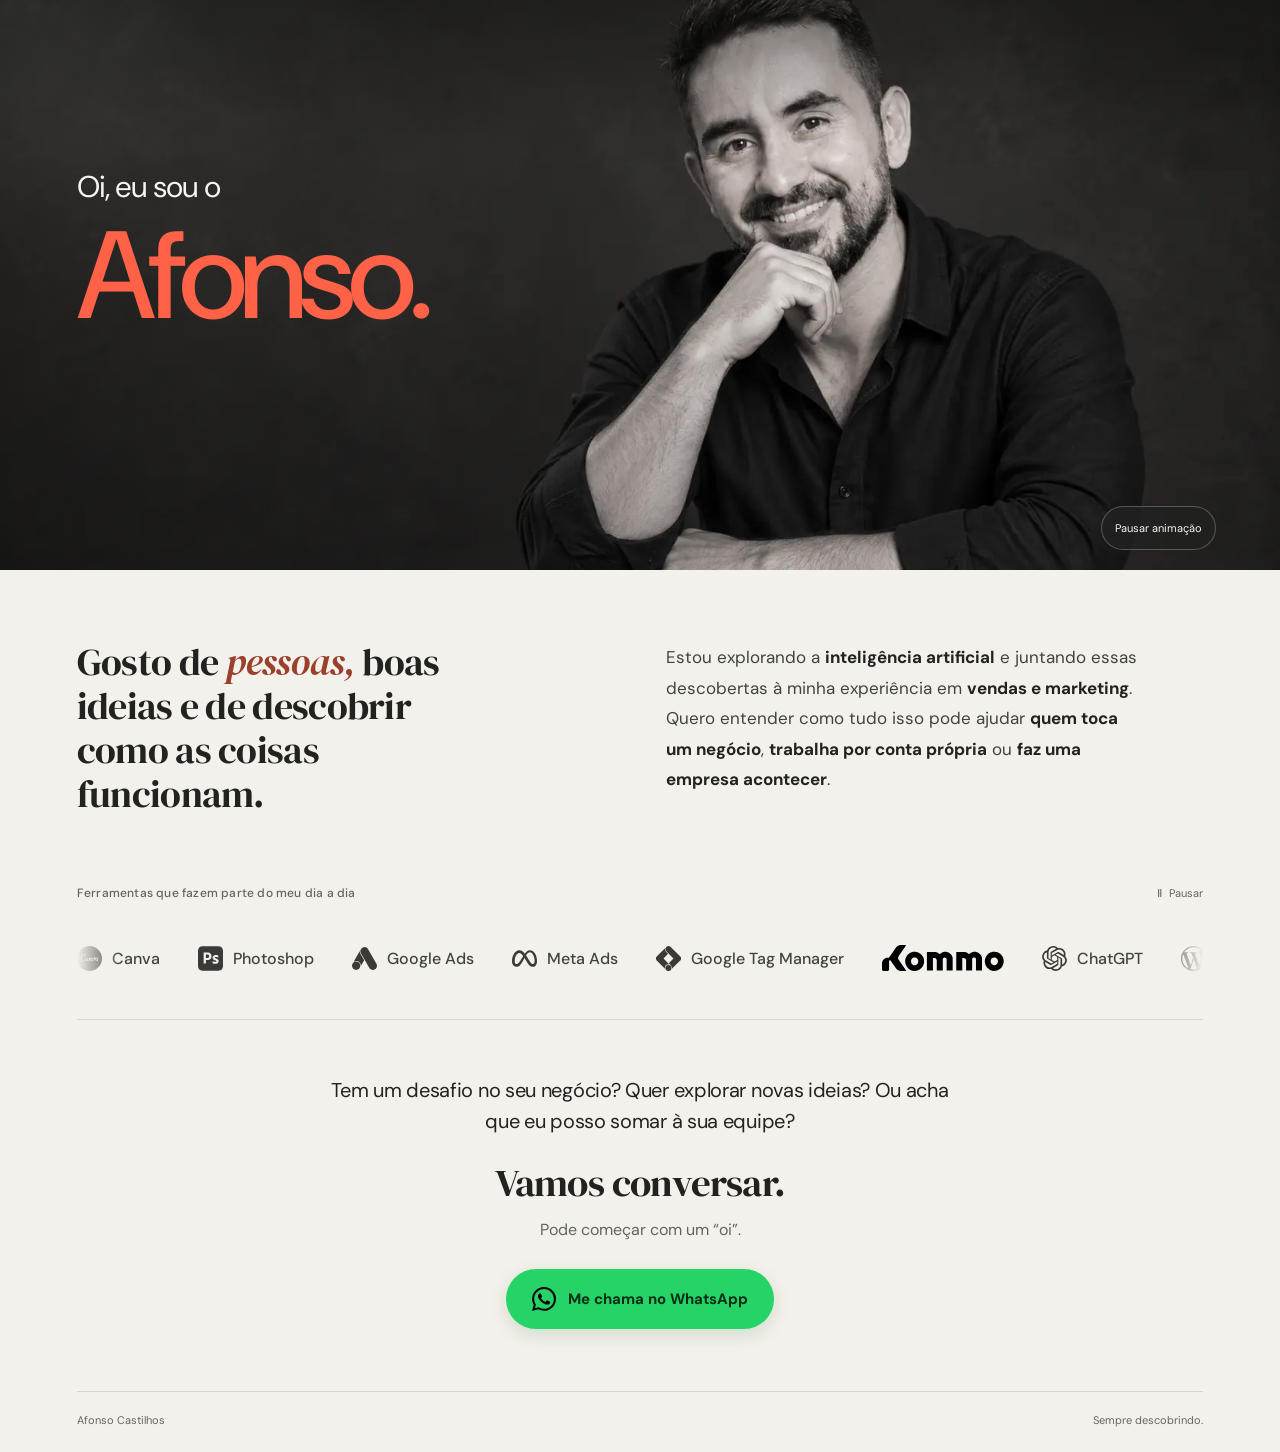
<file: index.html>
<!doctype html>
<html lang="pt-BR">
<head>
<meta charset="utf-8">
<meta name="viewport" content="width=device-width,initial-scale=1">
<meta name="description" content="Afonso Castilhos explora inteligência artificial e conecta essas descobertas à experiência em vendas e marketing. Vamos conversar.">
<title>Afonso Castilhos</title>
<link rel="icon" type="image/svg+xml" href="data:image/svg+xml,%3Csvg xmlns='http://www.w3.org/2000/svg' viewBox='0 0 32 32'%3E%3Crect width='32' height='32' rx='7' fill='%23222321'/%3E%3Ctext x='16' y='24' text-anchor='middle' font-family='Arial' font-size='24' font-weight='700' fill='%23ff6247'%3EA%3C/text%3E%3C/svg%3E">
<link rel="stylesheet" href="https://fonts.googleapis.com/css2?family=DM+Sans:wght@400;500;600;700&family=DM+Serif+Display:ital@0;1&display=swap">
<style>html{scroll-behavior:smooth}body{margin:0;background:#f3f1eb;color:#222321}button{cursor:pointer}#afonso-preview-v2 a:focus-visible,#afonso-preview-v2 button:focus-visible{outline:3px solid #168543;outline-offset:4px}</style>
</head>
<body>
<div id="afonso-preview-v2" lang="pt-BR">
  <style>
    #afonso-preview-v2{--ap-ink:#222321;--ap-paper:#f3f1eb;--ap-accent:#ff6247;background:var(--ap-paper);color:var(--ap-ink);font-family:'DM Sans',Arial,sans-serif;width:100%;overflow:hidden;container-type:inline-size;text-align:left}
    #afonso-preview-v2 *{box-sizing:border-box}
    #afonso-preview-v2 p,#afonso-preview-v2 h1,#afonso-preview-v2 h2{margin:0;opacity:1;text-shadow:none}
    #afonso-preview-v2 h2{color:#222321}
    #afonso-preview-v2 a{color:inherit;text-decoration:none}
    #afonso-preview-v2 button{font:inherit}
    #afonso-preview-v2 .ap-hero{height:570px;position:relative;background:#242423;color:#f8f5ef;isolation:isolate;overflow:hidden}
    #afonso-preview-v2 .ap-photo{position:absolute;width:100%;height:100%;inset:0;object-fit:cover;object-position:60% 50%;z-index:-2;transform-origin:68% 45%;animation:ap-photo-motion 8s ease-in-out infinite alternate}
    #afonso-preview-v2 .ap-shade{position:absolute;inset:0;background:linear-gradient(90deg,rgba(20,21,20,.36),transparent 62%),linear-gradient(180deg,rgba(20,21,20,.45),transparent 25%);z-index:-1}
    #afonso-preview-v2 .ap-headline{position:absolute;top:167px;left:6%;animation:ap-intro 1.6s ease-out both;color:#f8f5ef}
    #afonso-preview-v2 .ap-headline .ap-hello{display:block;font-size:30px;font-weight:400;letter-spacing:-1px;margin-bottom:5px;color:#f8f5ef}
    #afonso-preview-v2 .ap-name{display:block;font-size:clamp(84px,12cqi,124px);line-height:1.05;letter-spacing:-7px;font-weight:500;color:var(--ap-accent)}
    #afonso-preview-v2 .ap-about{padding:70px 6% 55px;display:grid;grid-template-columns:1fr 1fr;gap:52px}
    #afonso-preview-v2 .ap-intro{font-family:'DM Serif Display',Georgia,serif;font-size:38px;line-height:1.16;font-weight:400;letter-spacing:-.7px;max-width:410px;color:#222321}
    #afonso-preview-v2 .ap-intro em{font-weight:400;color:#9b402c}
    #afonso-preview-v2 .ap-story{font-size:17px;line-height:1.8;color:#41433e;max-width:480px;padding-top:2px}
    #afonso-preview-v2 .ap-story strong{color:#222321;font-weight:700}
    #afonso-preview-v2 .ap-tools{padding:0 0 42px;border-bottom:1px solid #d7d5cd;margin:0 6%}
    #afonso-preview-v2 .ap-tools-head{display:flex;align-items:center;justify-content:space-between;gap:15px;margin-bottom:24px}
    #afonso-preview-v2 .ap-tools-label{font-size:12px;letter-spacing:.2px;color:#62655d;font-weight:500}
    #afonso-preview-v2 .ap-pause{border:0;background:transparent;color:#62655d;display:flex;align-items:center;gap:7px;padding:10px 0 10px 12px;font-size:11px;white-space:nowrap;min-height:44px}
    #afonso-preview-v2 .ap-pause:hover{color:#222321}
    #afonso-preview-v2 .ap-window{overflow:hidden;mask-image:linear-gradient(90deg,transparent,#000 4%,#000 96%,transparent)}
    #afonso-preview-v2 .ap-track{display:flex;width:max-content;animation:ap-marquee 65s linear infinite}
    #afonso-preview-v2 .ap-tool-group{display:flex;align-items:center;gap:38px;padding-right:38px;flex-shrink:0;margin:0;list-style:none;padding-left:0}
    #afonso-preview-v2 .ap-tool{display:flex;align-items:center;gap:10px;white-space:nowrap;color:#40443e;font-size:16px;font-weight:500;height:38px}
    #afonso-preview-v2 .ap-tool img{width:25px;height:25px;object-fit:contain;opacity:.76}
    #afonso-preview-v2 .ap-tool .ap-brand-logo{width:auto;height:26px;max-width:135px;opacity:1}
    #afonso-preview-v2 .ap-tool .ap-brand-bagy{height:31px;filter:brightness(0);opacity:.82}
    #afonso-preview-v2.ap-paused .ap-track,#afonso-preview-v2 .ap-window:hover .ap-track{animation-play-state:paused}
    #afonso-preview-v2 .ap-contact{padding:55px 6% 62px;text-align:center}
    #afonso-preview-v2 .ap-question{max-width:640px;margin:0 auto 23px;font-size:20px;line-height:1.55;letter-spacing:-.3px}
    #afonso-preview-v2 .ap-invite{font-family:'DM Serif Display',Georgia,serif;font-weight:400;font-size:39px;letter-spacing:-.8px;line-height:1.2;margin-bottom:10px;color:#222321}
    #afonso-preview-v2 .ap-small{color:#62655d;font-size:16px;line-height:1.6}
    #afonso-preview-v2 .ap-contact-button{display:inline-flex;align-items:center;gap:12px;padding:18px 26px;margin-top:26px;background:#25d366;color:#072d17;border-radius:100px;font-size:15px;font-weight:700;box-shadow:0 6px 18px #12753926;transition:background .2s,transform .2s}
    #afonso-preview-v2 .ap-contact-button:hover{background:#1fc25b;transform:translateY(-2px)}
    #afonso-preview-v2 .ap-contact-button img{height:24px;width:24px;display:block}
    #afonso-preview-v2 .ap-motion-control{position:absolute;bottom:20px;right:5%;display:flex;align-items:center;gap:7px;min-height:44px;padding:10px 13px;background:#202120d9;color:#f8f5ef;border:1px solid #ffffff40;border-radius:30px;font-size:11px}
    #afonso-preview-v2.ap-motion-paused .ap-photo,#afonso-preview-v2.ap-motion-paused .ap-headline{animation-play-state:paused}
    #afonso-preview-v2 .ap-footer{border-top:1px solid #d7d5cd;margin:0 6%;padding:21px 0 25px;display:flex;align-items:center;justify-content:space-between;gap:15px;font-size:11px;color:#64675e}
    @keyframes ap-marquee{to{transform:translateX(-50%)}}
    @keyframes ap-intro{from{opacity:0;transform:translateY(28px)}to{opacity:1;transform:translateY(0)}}
    @keyframes ap-photo-motion{from{transform:scale(1)}to{transform:scale(1.075)}}
    @container (max-width:700px){
      #afonso-preview-v2 .ap-hero{height:510px}
      #afonso-preview-v2 .ap-headline{top:153px}
      #afonso-preview-v2 .ap-headline .ap-hello{font-size:24px}
      #afonso-preview-v2 .ap-name{font-size:82px;letter-spacing:-5px}
      #afonso-preview-v2 .ap-about{gap:28px;padding-top:50px}
      #afonso-preview-v2 .ap-intro{font-size:30px}
      #afonso-preview-v2 .ap-story{font-size:15px}
    }
    @container (max-width:520px){
      #afonso-preview-v2 .ap-hero{height:650px}
      #afonso-preview-v2 .ap-headline{top:106px;left:7%;z-index:1}
      #afonso-preview-v2 .ap-headline .ap-hello{font-size:26px}
      #afonso-preview-v2 .ap-name{font-size:88px;letter-spacing:-5px}
      #afonso-preview-v2 .ap-photo{top:auto;bottom:0;height:430px;object-position:69% 50%}
      #afonso-preview-v2 .ap-shade{background:linear-gradient(180deg,#242423 25%,transparent 49%)}
      #afonso-preview-v2 .ap-about{padding:40px 7% 28px;grid-template-columns:1fr;gap:23px}
      #afonso-preview-v2 .ap-intro{font-size:34px;max-width:370px}
      #afonso-preview-v2 .ap-story{font-size:16px;line-height:1.75}
      #afonso-preview-v2 .ap-tools{margin:0 7%;padding-bottom:28px}
      #afonso-preview-v2 .ap-tools-head{gap:10px;margin-bottom:12px}
      #afonso-preview-v2 .ap-tools-label{font-size:11px;max-width:210px}
      #afonso-preview-v2 .ap-pause{font-size:11px}
      #afonso-preview-v2 .ap-tool-group{gap:28px;padding-right:28px}
      #afonso-preview-v2 .ap-contact{padding:36px 7% 40px}
      #afonso-preview-v2 .ap-question{font-size:18px;margin-bottom:24px}
      #afonso-preview-v2 .ap-invite{font-size:34px}
      #afonso-preview-v2 .ap-small{font-size:15px}
      #afonso-preview-v2 .ap-footer{margin:0 7%;font-size:10px}
    }
    @media(prefers-reduced-motion:reduce){#afonso-preview-v2 .ap-track,#afonso-preview-v2 .ap-headline,#afonso-preview-v2 .ap-photo{animation:none}#afonso-preview-v2 .ap-contact-button{transition:none}#afonso-preview-v2 .ap-window{overflow:visible;mask-image:none}#afonso-preview-v2 .ap-track{width:100%}#afonso-preview-v2 .ap-tool-group{flex-wrap:wrap;gap:20px;padding:0}#afonso-preview-v2 .ap-tool-group[aria-hidden]{display:none}#afonso-preview-v2 .ap-pause,#afonso-preview-v2 .ap-motion-control{display:none}}
  </style>
  <section class="ap-hero" aria-label="Apresentação de Afonso">
    <img class="ap-photo" src="[data-uri]" alt="Afonso sorrindo, em um retrato em preto e branco, com a mão próxima ao queixo.">
    <div class="ap-shade"></div>
    <h1 class="ap-headline"><span class="ap-hello">Oi, eu sou o</span><span class="ap-name">Afonso.</span></h1>
    <button class="ap-motion-control cursor-interaction" type="button" aria-pressed="false">Pausar animação</button>
  </section>
  <main>
    <section class="ap-about" aria-label="Sobre mim">
      <h2 class="ap-intro">Gosto de <em>pessoas,</em> boas ideias e de descobrir como as coisas funcionam.</h2>
      <p class="ap-story">Estou explorando a <strong>inteligência artificial</strong> e juntando essas descobertas à minha experiência em <strong>vendas e marketing</strong>. Quero entender como tudo isso pode ajudar <strong>quem toca um negócio</strong>, <strong>trabalha por conta própria</strong> ou <strong>faz uma empresa acontecer</strong>.</p>
    </section>
    <section class="ap-tools" aria-label="Ferramentas que utilizo">
      <div class="ap-tools-head">
        <h2 class="ap-tools-label">Ferramentas que fazem parte do meu dia a dia</h2>
        <button type="button" class="ap-pause cursor-interaction" aria-pressed="false"><span class="ap-pause-symbol" aria-hidden="true">Ⅱ</span><span class="ap-pause-text">Pausar</span></button>
      </div>
      <div class="ap-window"><div class="ap-track"><ul class="ap-tool-group"><li class="ap-tool"><img alt="" src="[data-uri]"><span>Canva</span></li>
<li class="ap-tool"><img alt="" src="[data-uri]"><span>Photoshop</span></li>
<li class="ap-tool"><img alt="" src="[data-uri]"><span>Google Ads</span></li>
<li class="ap-tool"><img alt="" src="[data-uri]"><span>Meta Ads</span></li>
<li class="ap-tool"><img alt="" src="[data-uri]"><span>Google Tag Manager</span></li>
<li class="ap-tool"><img class="ap-brand-logo" alt="Kommo CRM" src="[data-uri]"></li>
<li class="ap-tool"><img alt="" src="[data-uri]"><span>ChatGPT</span></li>
<li class="ap-tool"><img alt="" src="[data-uri]"><span>WordPress</span></li>
<li class="ap-tool"><img alt="" src="[data-uri]"><span>Elementor</span></li>
<li class="ap-tool"><img alt="" src="[data-uri]"><span>Google Analytics</span></li>
<li class="ap-tool"><img alt="" src="[data-uri]"><span>Instagram</span></li>
<li class="ap-tool"><img class="ap-brand-logo ap-brand-bagy" alt="Bagy" src="[data-uri]"></li>
<li class="ap-tool"><img alt="" src="[data-uri]"><span>Microsoft Office</span></li>
<li class="ap-tool"><img alt="" src="[data-uri]"><span>Google Workspace</span></li></ul></div></div>
    </section>
    <section id="ap-contato" class="ap-contact" aria-label="Contato">
      <div class="ap-question">Tem um desafio no seu negócio? Quer explorar novas ideias? Ou acha que eu posso somar à sua equipe?</div>
      <h2 class="ap-invite">Vamos conversar.</h2>
      <p class="ap-small">Pode começar com um “oi”.</p>
      <a href="https://wa.me/5554999212401" target="_blank" rel="noopener noreferrer" class="ap-contact-button cursor-interaction"><img src="[data-uri]" alt="">Me chama no WhatsApp</a>
    </section>
  </main>
  <footer class="ap-footer"><span>Afonso Castilhos</span><span>Sempre descobrindo.</span></footer>
  <script>
    (()=>{
      const root=document.getElementById('afonso-preview-v2');
      const motion=root.querySelector('.ap-motion-control');
      motion.addEventListener('click',()=>{
        const paused=root.classList.toggle('ap-motion-paused');
        motion.setAttribute('aria-pressed',String(paused));
        motion.textContent=paused?'Continuar animação':'Pausar animação';
      });
      const group=root.querySelector('.ap-tool-group');
      const duplicate=group.cloneNode(true);
      duplicate.setAttribute('aria-hidden','true');
      root.querySelector('.ap-track').appendChild(duplicate);
      const pause=root.querySelector('.ap-pause');
      pause.addEventListener('click',()=>{
        const paused=root.classList.toggle('ap-paused');
        pause.setAttribute('aria-pressed',String(paused));
        pause.querySelector('.ap-pause-text').textContent=paused?'Continuar':'Pausar';
        pause.querySelector('.ap-pause-symbol').textContent=paused?'▷':'Ⅱ';
      });
    })();
  </script>
</div>

</body>
</html>
</file>
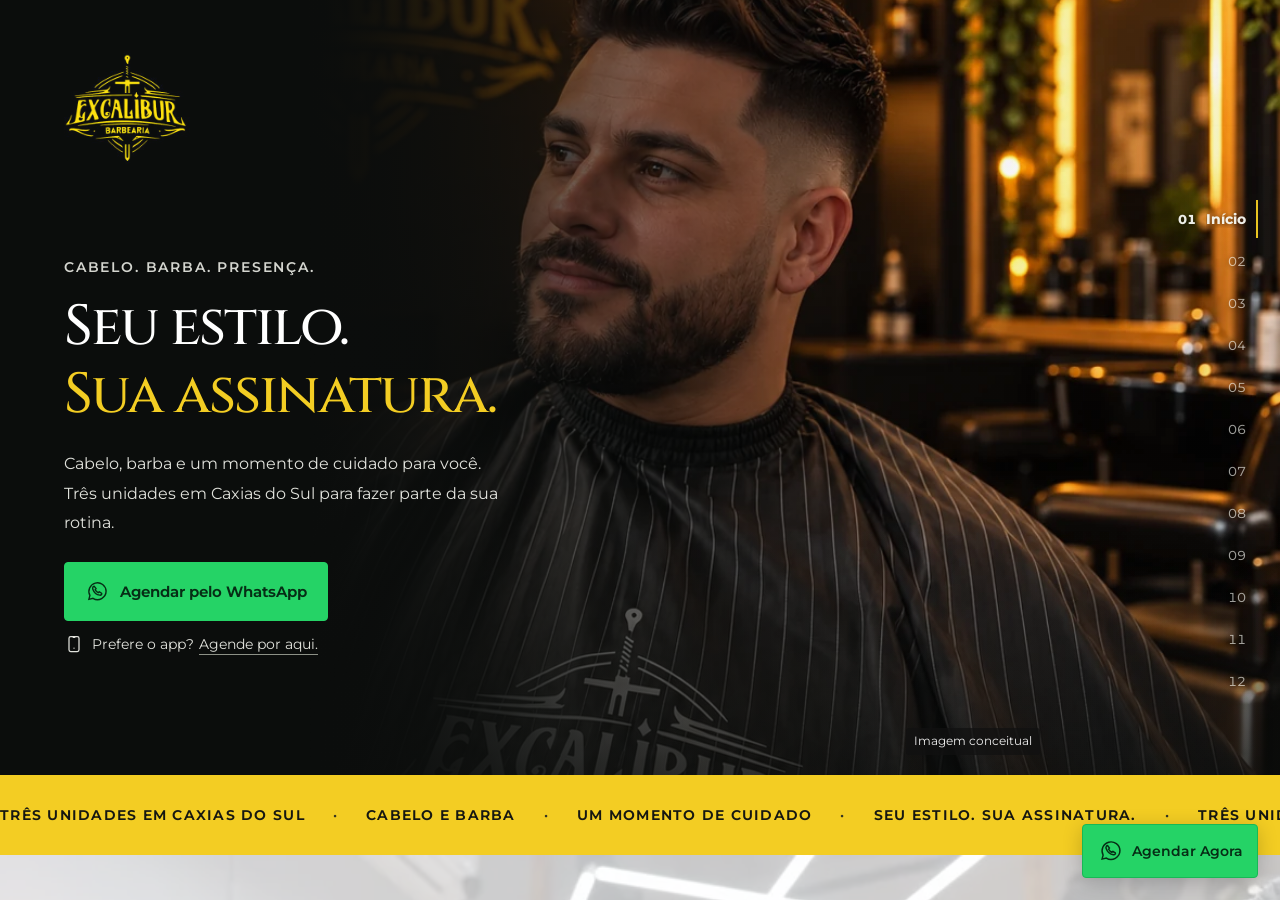
<file: excalibur/index.html>
<!doctype html><html lang="pt-BR"><head><meta charset="utf-8"><meta name="viewport" content="width=device-width,initial-scale=1"><title>Excalibur Barbearia · Seu estilo. Sua assinatura.</title><meta name="description" content="Excalibur Barbearia em Caxias do Sul. Conheça referências de cortes e agende pelo WhatsApp ou pelo app."><meta name="color-scheme" content="light"><meta name="theme-color" content="#101110"><meta name="robots" content="noindex,nofollow"><link rel="preload" href="assets/brand/cinzel-latin.woff2" as="font" type="font/woff2" crossorigin><link rel="preload" href="assets/brand/montserrat-latin.woff2" as="font" type="font/woff2" crossorigin><link rel="stylesheet" href="styles.css"><link rel="stylesheet" href="brand.css"><link rel="icon" type="image/png" sizes="32x32" href="assets/brand/favicon-32.png"><link rel="icon" type="image/svg+xml" href="assets/brand/favicon.svg"></head><body>
<a class="skip-link" href="#inicio">Pular para o conteúdo</a>
<aside class="navigation"><div class="section-wheel" role="slider" tabindex="0" aria-label="Seções do site" aria-orientation="vertical" aria-valuemin="1" aria-valuemax="12" aria-valuenow="1" aria-valuetext="1 de 12: Início" aria-controls="pagina" aria-describedby="wheel-help" hidden><div class="wheel-viewport" aria-hidden="true"></div></div><span id="wheel-help" hidden>Arraste para cima ou para baixo para navegar. Você também pode tocar na seção anterior ou seguinte, ou usar as setas do teclado.</span><details id="menu" open><summary class="section-handle" aria-controls="atalhos"><span id="secao-anterior" class="nav-neighbor" aria-hidden="true">Início</span><strong id="secao-atual">Início</strong><span id="secao-proxima" class="nav-neighbor" aria-hidden="true">Você</span><span class="handle-hint">Toque ou arraste</span></summary><div class="nav-panel"><div class="nav-panel-heading"><button class="close-navigation" type="button" aria-label="Fechar menu de seções" hidden>Fechar</button></div><p class="nav-help">Arraste para acompanhar as seções ou toque no destino.</p><nav id="atalhos" aria-label="Seções do site"><a href="#inicio" aria-current="location"><span class="nav-number">01</span><span class="nav-title">Início</span></a><a href="#seu-estilo" ><span class="nav-number">02</span><span class="nav-title">Você</span></a><a href="#estilos" ><span class="nav-number">03</span><span class="nav-title">Cortes</span></a><a href="#servicos" ><span class="nav-number">04</span><span class="nav-title">Serviços</span></a><a href="#clube" ><span class="nav-number">05</span><span class="nav-title">Clube</span></a><a href="#avaliacoes" ><span class="nav-number">06</span><span class="nav-title">Avaliações</span></a><a href="#app" ><span class="nav-number">07</span><span class="nav-title">App</span></a><a href="#unidades" ><span class="nav-number">08</span><span class="nav-title">Unidades</span></a><a href="#experiencia" ><span class="nav-number">09</span><span class="nav-title">Equipe</span></a><a href="#produtos" ><span class="nav-number">10</span><span class="nav-title">Produtos</span></a><a href="#duvidas" ><span class="nav-number">11</span><span class="nav-title">Dúvidas</span></a><a href="#agendar" ><span class="nav-number">12</span><span class="nav-title">Agendar</span></a></nav></div></details><output id="nav-preview" class="nav-preview" aria-live="polite" hidden></output></aside>
<main id="pagina" class="page" tabindex="-1">
<!-- 01 — Abertura estática e faixa contínua -->
<section id="inicio" class="hero stage-polished" aria-labelledby="titulo-inicio">
<div class="hero-main">
  <div class="hero-photograph"><picture><source media="(max-width:699px)" srcset="assets/brand/hero-mobile-v15.webp" width="1254" height="1254"><img src="assets/brand/hero-mobile-v15.webp" width="1254" height="1254" alt="Referência conceitual de corte e barba, com capa Excalibur e luz acolhedora de barbearia." fetchpriority="high"></picture></div>
  <div class="hero-shade" aria-hidden="true"></div>
  <div class="container hero-content">
    <div class="masthead"><img class="brand-logo" src="assets/brand/logo.webp" width="400" height="400" alt="Excalibur Barbearia"></div>
    <div class="hero-copy reveal"><p class="eyebrow">CABELO. BARBA. PRESENÇA.</p><h1 id="titulo-inicio">Seu estilo.<br><span>Sua assinatura.</span></h1>
      <p class="hero-description">Cabelo, barba e um momento de cuidado para você. Três unidades em Caxias do Sul para fazer parte da sua rotina.</p>
      <div class="actions"><a class="button button-whatsapp" data-wa="agendamento" href="https://wa.me/5554991654498?text=Oi%21%20Gostaria%20de%20agendar%20um%20hor%C3%A1rio%21%20Vim%20pelo%20site%20da%20Excalibur." target="_blank" rel="noopener noreferrer"><svg viewBox="0 0 32 32" aria-hidden="true" fill="none" stroke="currentColor" stroke-width="1.8"><path d="M27 15.5a11 11 0 0 1-16.8 9.3L5 26l1.3-5A11 11 0 1 1 27 15.5Z"/><path d="M12 9.5c-1-.7-2.8 1.4-2 3.5 1.7 4.7 5 7.2 9 7.7 2 .2 3-1.7 2.2-2.5l-2.8-1.7-1.5 1c-1.6-.7-3-2.1-3.8-3.7l1-1.5Z"/></svg><span>Agendar pelo WhatsApp</span></a>
      <a class="app-link" data-destination="app" href="https://cashbarber.com.br/excaliburbarbearia" target="_blank" rel="noopener noreferrer"><svg
  xmlns="http://www.w3.org/2000/svg"
  width="24"
  height="24"
  viewBox="0 0 24 24"
  fill="none"
  stroke="currentColor"
  stroke-width="1.5"
  stroke-linecap="round"
  stroke-linejoin="round"
  class="line-icon" aria-hidden="true" focusable="false"
>
  <path stroke="none" d="M0 0h24v24H0z" fill="none" />
  <path d="M6 5a2 2 0 0 1 2 -2h8a2 2 0 0 1 2 2v14a2 2 0 0 1 -2 2h-8a2 2 0 0 1 -2 -2v-14" />
  <path d="M11 4h2" />
  <path d="M12 17v.01" />
</svg>Prefere o app? <span>Agende por aqui.</span></a></div>
    </div>

    <span class="hero-image-note">Imagem conceitual</span>
  </div>
</div>
<div class="marquee" aria-label="Três unidades em Caxias do Sul. Cabelo e barba. Um momento de cuidado. Seu estilo. Sua assinatura."><div class="marquee-window"><div class="marquee-track"><div class="marquee-group">TRÊS UNIDADES EM CAXIAS DO SUL <span>·</span> CABELO E BARBA <span>·</span> UM MOMENTO DE CUIDADO <span>·</span> SEU ESTILO. SUA ASSINATURA. <span>·</span></div><div class="marquee-group" aria-hidden="true">TRÊS UNIDADES EM CAXIAS DO SUL <span>·</span> CABELO E BARBA <span>·</span> UM MOMENTO DE CUIDADO <span>·</span> SEU ESTILO. SUA ASSINATURA. <span>·</span></div></div></div></div></section>
<!-- 02 — O que preocupa o cliente -->
<section id="seu-estilo" class="section pain-section stage-polished" aria-labelledby="titulo-seu-estilo"><div class="scroll-film" aria-hidden="true"><canvas class="scroll-film-canvas" width="960" height="540"></canvas></div><div class="container"><header class="pain-heading"><p class="eyebrow">SEU PRÓXIMO PASSO</p><h2 id="titulo-seu-estilo">Seu próximo corte<br><span>começa aqui.</span></h2></header><div class="pain-calls"><article class="pain-card reveal"><h3>Está com dúvida no corte?</h3><span class="pain-icon"><svg
  xmlns="http://www.w3.org/2000/svg"
  width="24"
  height="24"
  viewBox="0 0 24 24"
  fill="none"
  stroke="currentColor"
  stroke-width="1.5"
  stroke-linecap="round"
  stroke-linejoin="round"
  class="line-icon" aria-hidden="true" focusable="false"
>
  <path stroke="none" d="M0 0h24v24H0z" fill="none" />
  <path d="M3 12h1m8 -9v1m8 8h1m-15.4 -6.4l.7 .7m12.1 -.7l-.7 .7" />
  <path d="M9 16a5 5 0 1 1 6 0a3.5 3.5 0 0 0 -1 3a2 2 0 0 1 -4 0a3.5 3.5 0 0 0 -1 -3" />
  <path d="M9.7 17l4.6 0" />
</svg></span></article><article class="pain-card reveal"><h3>Sem um profissional de confiança?</h3><span class="pain-icon"><svg
  xmlns="http://www.w3.org/2000/svg"
  width="24"
  height="24"
  viewBox="0 0 24 24"
  fill="none"
  stroke="currentColor"
  stroke-width="1.5"
  stroke-linecap="round"
  stroke-linejoin="round"
  class="line-icon" aria-hidden="true" focusable="false"
>
  <path stroke="none" d="M0 0h24v24H0z" fill="none" />
  <path d="M8 7a4 4 0 1 0 8 0a4 4 0 0 0 -8 0" />
  <path d="M6 21v-2a4 4 0 0 1 4 -4h4" />
  <path d="M15 19l2 2l4 -4" />
</svg></span></article><article class="pain-card reveal"><h3>Precisa de um horário que encaixe?</h3><span class="pain-icon"><svg
  xmlns="http://www.w3.org/2000/svg"
  width="24"
  height="24"
  viewBox="0 0 24 24"
  fill="none"
  stroke="currentColor"
  stroke-width="1.5"
  stroke-linecap="round"
  stroke-linejoin="round"
  class="line-icon" aria-hidden="true" focusable="false"
>
  <path stroke="none" d="M0 0h24v24H0z" fill="none" />
  <path d="M10.5 21h-4.5a2 2 0 0 1 -2 -2v-12a2 2 0 0 1 2 -2h12a2 2 0 0 1 2 2v3" />
  <path d="M16 3v4" />
  <path d="M8 3v4" />
  <path d="M4 11h10" />
  <path d="M14 18a4 4 0 1 0 8 0a4 4 0 1 0 -8 0" />
  <path d="M18 16.5v1.5l.5 .5" />
</svg></span></article><article class="pain-card reveal"><h3>Quer o visual sempre em dia?</h3><span class="pain-icon"><svg
  xmlns="http://www.w3.org/2000/svg"
  width="24"
  height="24"
  viewBox="0 0 24 24"
  fill="none"
  stroke="currentColor"
  stroke-width="1.5"
  stroke-linecap="round"
  stroke-linejoin="round"
  class="line-icon" aria-hidden="true" focusable="false"
>
  <path stroke="none" d="M0 0h24v24H0z" fill="none" />
  <path d="M16 18a2 2 0 0 1 2 2a2 2 0 0 1 2 -2a2 2 0 0 1 -2 -2a2 2 0 0 1 -2 2m0 -12a2 2 0 0 1 2 2a2 2 0 0 1 2 -2a2 2 0 0 1 -2 -2a2 2 0 0 1 -2 2m-7 12a6 6 0 0 1 6 -6a6 6 0 0 1 -6 -6a6 6 0 0 1 -6 6a6 6 0 0 1 6 6" />
</svg></span></article></div><div class="actions center"><a class="button" data-wa="horario" href="https://wa.me/5554991654498" target="_blank" rel="noopener noreferrer">Agendar meu horário</a></div></div></section>
<!-- 03 — Estilos e possibilidades -->
<section id="estilos" class="section tone stage-polished" aria-labelledby="titulo-estilos"><div class="container"><header class="compact-heading"><div><p class="eyebrow icon-label"><svg
  xmlns="http://www.w3.org/2000/svg"
  width="24"
  height="24"
  viewBox="0 0 24 24"
  fill="none"
  stroke="currentColor"
  stroke-width="1.5"
  stroke-linecap="round"
  stroke-linejoin="round"
  class="line-icon" aria-hidden="true" focusable="false"
>
  <path stroke="none" d="M0 0h24v24H0z" fill="none" />
  <path d="M3 7a3 3 0 1 0 6 0a3 3 0 1 0 -6 0" />
  <path d="M3 17a3 3 0 1 0 6 0a3 3 0 1 0 -6 0" />
  <path d="M8.6 8.6l10.4 10.4" />
  <path d="M8.6 15.4l10.4 -10.4" />
</svg>SEU PRÓXIMO CORTE</p><h2 id="titulo-estilos">Seu estilo tem espaço aqui.</h2></div></header><div id="estilos-lista" class="gallery styles-carousel" tabindex="0" role="region" aria-label="Referências de cortes — deslize para ver mais"><figure class="style-slide"><img src="assets/styles/corte-jovem.webp" width="800" height="1000" alt="Referência de estilo gerada por IA: jovem adulto com cabelo crespo e degradê." loading="lazy" decoding="async"><figcaption><h3>Degradê e textura</h3></figcaption></figure><figure class="style-slide"><img src="assets/styles/cabelo-e-barba.webp" width="800" height="1000" alt="Referência de estilo gerada por IA: homem com corte alinhado e barba cheia." loading="lazy" decoding="async"><figcaption><h3>Cabelo e barba</h3></figcaption></figure><figure class="style-slide"><img src="assets/styles/corte-masculino-maduro.webp" width="800" height="1000" alt="Referência de estilo gerada por IA: homem maduro com corte clássico e fios grisalhos." loading="lazy" decoding="async"><figcaption><h3>Clássico maduro</h3></figcaption></figure><figure class="style-slide"><img src="assets/styles/corte-infantil.webp" width="800" height="1000" alt="Referência de estilo gerada por IA: corte infantil natural e bem acabado." loading="lazy" decoding="async"><figcaption><h3>Corte infantil</h3></figcaption></figure><figure class="style-slide"><img src="assets/styles/corte-executivo.webp" width="800" height="1000" alt="Referência de estilo gerada por IA: corte social contemporâneo." loading="lazy" decoding="async"><figcaption><h3>Corte executivo</h3></figcaption></figure><figure class="style-slide"><img src="assets/styles/corte-com-desenho.webp" width="800" height="1000" alt="Referência de estilo gerada por IA: degradê com desenho discreto." loading="lazy" decoding="async"><figcaption><h3>Corte com desenho</h3></figcaption></figure></div><div class="actions"><a class="button " data-wa="agendamento" href="https://wa.me/5554991654498?text=Oi%21%20Gostaria%20de%20agendar%20um%20hor%C3%A1rio%21%20Vim%20pelo%20site%20da%20Excalibur." target="_blank" rel="noopener noreferrer">Agendar meu próximo corte</a></div><p class="gallery-image-note">Referências de estilo geradas por IA para esta apresentação.</p></div></section>
<!-- 04 — Serviços -->
<section id="servicos" class="section stage-polished" aria-labelledby="titulo-servicos"><div class="container">
<header class="service-heading"><h2 id="titulo-servicos">Escolha seu cuidado. <span>Reserve seu momento.</span></h2></header>
<div class="grid-four service-grid"><article class="card reveal"><span class="service-icon"><svg
  xmlns="http://www.w3.org/2000/svg"
  width="24"
  height="24"
  viewBox="0 0 24 24"
  fill="none"
  stroke="currentColor"
  stroke-width="1.5"
  stroke-linecap="round"
  stroke-linejoin="round"
  class="line-icon" aria-hidden="true" focusable="false"
>
  <path stroke="none" d="M0 0h24v24H0z" fill="none" />
  <path d="M3 7a3 3 0 1 0 6 0a3 3 0 1 0 -6 0" />
  <path d="M3 17a3 3 0 1 0 6 0a3 3 0 1 0 -6 0" />
  <path d="M8.6 8.6l10.4 10.4" />
  <path d="M8.6 15.4l10.4 -10.4" />
</svg></span><h3>Corte de cabelo</h3><p>Do comprimento ao acabamento.</p><p class="duration">40 min <span>aprox.</span></p></article><article class="card reveal"><span class="service-icon"><svg
  xmlns="http://www.w3.org/2000/svg"
  width="24"
  height="24"
  viewBox="0 0 24 24"
  fill="none"
  stroke="currentColor"
  stroke-width="1.5"
  stroke-linecap="round"
  stroke-linejoin="round"
  class="line-icon" aria-hidden="true" focusable="false"
>
  <path stroke="none" d="M0 0h24v24H0z" fill="none" />
  <path d="M15 9a3 3 0 0 1 2.599 1.5c.933 1.333 2.133 1.556 3.126 1.556l.291 0l.77 -.044l.213 0c-.963 1.926 -3.163 2.925 -6.6 3l-.4 0l-.165 0a3 3 0 0 1 .165 -6l.001 -.012" />
  <path d="M9 9a3 3 0 0 0 -2.599 1.5c-.933 1.333 -2.133 1.556 -3.126 1.556l-.291 0l-.77 -.044l-.213 0c.963 1.926 3.163 2.925 6.6 3l.4 0l.165 0a3 3 0 0 0 -.165 -6l-.001 -.012" />
</svg></span><h3>Barba</h3><p>Desenho e acabamento alinhados.</p><p class="duration">30 min <span>aprox.</span></p></article><article class="card reveal"><span class="service-icon"><svg
  xmlns="http://www.w3.org/2000/svg"
  width="24"
  height="24"
  viewBox="0 0 24 24"
  fill="none"
  stroke="currentColor"
  stroke-width="1.5"
  stroke-linecap="round"
  stroke-linejoin="round"
  class="line-icon" aria-hidden="true" focusable="false"
>
  <path stroke="none" d="M0 0h24v24H0z" fill="none" />
  <path d="M7 3h10v4h-10l0 -4" />
  <path d="M12 7v4" />
  <path d="M12 11a2 2 0 0 1 2 2v6a2 2 0 1 1 -4 0v-6a2 2 0 0 1 2 -2" />
</svg></span><h3>Cabelo e barba</h3><p>Os dois no mesmo atendimento.</p><p class="duration">70 min <span>aprox.</span></p></article><article class="card reveal"><span class="service-icon"><svg
  xmlns="http://www.w3.org/2000/svg"
  width="24"
  height="24"
  viewBox="0 0 24 24"
  fill="none"
  stroke="currentColor"
  stroke-width="1.5"
  stroke-linecap="round"
  stroke-linejoin="round"
  class="line-icon" aria-hidden="true" focusable="false"
>
  <path stroke="none" d="M0 0h24v24H0z" fill="none" />
  <path d="M3 12a9 9 0 1 0 18 0a9 9 0 1 0 -18 0" />
  <path d="M9 10l.01 0" />
  <path d="M15 10l.01 0" />
  <path d="M9.5 15a3.5 3.5 0 0 0 5 0" />
  <path d="M12 3a2 2 0 0 0 0 4" />
</svg></span><h3>Corte infantil</h3><p>Cuidado e atenção para os pequenos.</p><p class="duration">40 min <span>aprox.</span></p></article></div>
<div class="complementary reveal"><h3>Que tal um cuidado a mais?</h3><dl><div><dt>Corte com máquina</dt><dd>25 min</dd></div><div><dt>Acabamento do corte</dt><dd>10 min</dd></div><div><dt>Sobrancelha</dt><dd>15 min</dd></div><div><dt>Depilação de nariz e orelhas</dt><dd>15 min</dd></div><div><dt>Lavagem e finalização</dt><dd>15 min</dd></div><div><dt>Hidratação capilar</dt><dd>20 min</dd></div><div><dt>Hidratação da barba</dt><dd>20 min</dd></div></dl></div>
<div class="service-bottom"><p class="preview-note">Serviços e tempos ilustrativos, sujeitos à confirmação com a equipe.</p><div class="actions"><a class="button" data-wa="agendamento" href="https://wa.me/5554991654498?text=Oi%21%20Gostaria%20de%20agendar%20um%20hor%C3%A1rio%21%20Vim%20pelo%20site%20da%20Excalibur." target="_blank" rel="noopener noreferrer">Agendar meu atendimento</a></div></div>
</div></section>
<!-- 05 — Clube Excalibur -->
<section id="clube" class="section stage-polished" aria-labelledby="titulo-clube"><div class="container">
<div class="club-intro"><header class="section-heading reveal"><p class="eyebrow icon-label"><svg
  xmlns="http://www.w3.org/2000/svg"
  width="24"
  height="24"
  viewBox="0 0 24 24"
  fill="none"
  stroke="currentColor"
  stroke-width="1.5"
  stroke-linecap="round"
  stroke-linejoin="round"
  class="line-icon" aria-hidden="true" focusable="false"
>
  <path stroke="none" d="M0 0h24v24H0z" fill="none" />
  <path d="M12 6l4 6l5 -4l-2 10h-14l-2 -10l5 4l4 -6" />
</svg>CLUBE EXCALIBUR</p><h2 id="titulo-clube">Seu estilo em dia,<br><span>mês após mês.</span></h2><p>Faça do cuidado com cabelo e barba parte da sua rotina.</p></header>
<div class="club-choice"><fieldset class="club-selector"><legend>O que você quer manter em dia?</legend><label><input type="radio" name="modalidade" value="cabelo" checked><span>Cabelo</span></label><label><input type="radio" name="modalidade" value="barba"><span>Barba</span></label><label><input type="radio" name="modalidade" value="completo"><span>Cabelo e barba</span></label></fieldset><p class="selector-note">Combinações demonstrativas, a confirmar.</p><p id="club-status" class="sr-only" aria-live="polite"></p><noscript><p class="selector-note">Exemplo: Cabelo. Consulte outras opções com a equipe.</p></noscript></div></div>
<div class="grid-three club-plans"><article class="card plan reveal"><div class="plan-heading"><h3>Nobre</h3><span class="plan-index" aria-hidden="true">01</span></div><p class="plan-call">Seu cuidado no começo da semana</p><dl><div><dt>Seu cuidado</dt><dd data-field="servico">Corte de cabelo</dd></div><div><dt>Quando usar</dt><dd>Segunda a quarta</dd><p class="plan-pending">Dias a confirmar</p></div></dl><span data-field="modalidade" class="sr-only">Cabelo</span></article><article class="card plan reveal"><div class="plan-heading"><h3>Rei</h3><span class="plan-index" aria-hidden="true">02</span></div><p class="plan-call">Mais dias para cuidar de você</p><dl><div><dt>Seu cuidado</dt><dd data-field="servico">Corte de cabelo</dd></div><div><dt>Quando usar</dt><dd>Segunda a sábado</dd><p class="plan-pending">Dias a confirmar</p></div></dl><span data-field="modalidade" class="sr-only">Cabelo</span></article><article class="card plan reveal"><div class="plan-heading"><h3>Elite</h3><span class="plan-index" aria-hidden="true">03</span></div><p class="plan-call">Conheça o que faz a diferença</p><dl><div><dt>Seu cuidado</dt><dd data-field="servico">Corte de cabelo</dd></div><div><dt>Quando usar</dt><dd>Dias e diferenciais</dd><p class="plan-pending">A confirmar com a equipe</p></div></dl><span data-field="modalidade" class="sr-only">Cabelo</span></article></div>
<div class="club-bottom"><p class="preview-note">Comparativo demonstrativo. Modalidades, dias, frequência, unidades e profissionais em revisão com a equipe.</p><div class="actions"><a class="button" data-wa="clube" href="https://wa.me/5554991654498" target="_blank" rel="noopener noreferrer">Quero conhecer o clube</a></div><a class="club-help" data-wa="clube" href="https://wa.me/5554991654498" target="_blank" rel="noopener noreferrer">Precisa de ajuda para escolher? Fale com a equipe.</a></div>
</div></section>
<!-- 06 — Avaliações: espaços identificados, sem depoimentos inventados. -->
<section id="avaliacoes" class="section stage-polished" aria-labelledby="titulo-avaliacoes"><div class="container">
<header class="new-section-heading reveal"><p class="eyebrow icon-label"><svg
  xmlns="http://www.w3.org/2000/svg"
  width="24"
  height="24"
  viewBox="0 0 24 24"
  fill="none"
  stroke="currentColor"
  stroke-width="1.5"
  stroke-linecap="round"
  stroke-linejoin="round"
  class="line-icon" aria-hidden="true" focusable="false"
>
  <path stroke="none" d="M0 0h24v24H0z" fill="none" />
  <path d="M3 20l1.3 -3.9c-2.324 -3.437 -1.426 -7.872 2.1 -10.374c3.526 -2.501 8.59 -2.296 11.845 .48c3.255 2.777 3.695 7.266 1.029 10.501c-2.666 3.235 -7.615 4.215 -11.574 2.293l-4.7 1" />
</svg>QUEM JÁ PASSOU POR AQUI</p><h2 id="titulo-avaliacoes">A experiência<br><span>de quem já veio.</span></h2><p>Atendimento, profissionais e cuidado. A experiência contada por quem conhece a Excalibur.</p></header>
<div id="avaliacoes-lista" class="reviews-grid" tabindex="0" role="region" aria-label="Avaliações por unidade — deslize para ver mais"><article class="review-card reveal"><div class="review-top"><span class="review-symbol"><svg
  xmlns="http://www.w3.org/2000/svg"
  width="24"
  height="24"
  viewBox="0 0 24 24"
  fill="none"
  stroke="currentColor"
  stroke-width="1.5"
  stroke-linecap="round"
  stroke-linejoin="round"
  class="line-icon" aria-hidden="true" focusable="false"
>
  <path stroke="none" d="M0 0h24v24H0z" fill="none" />
  <path d="M10 11h-4a1 1 0 0 1 -1 -1v-3a1 1 0 0 1 1 -1h3a1 1 0 0 1 1 1v6c0 2.667 -1.333 4.333 -4 5" />
  <path d="M19 11h-4a1 1 0 0 1 -1 -1v-3a1 1 0 0 1 1 -1h3a1 1 0 0 1 1 1v6c0 2.667 -1.333 4.333 -4 5" />
</svg></span><span class="review-unit">Lourdes</span></div><h3>“Atendimento muito bom, lugar top, barbeiros muito receptivos e legais.”</h3><p class="review-placeholder">Vitor Gabriel Rangel De Moraes · 5 estrelas</p><div class="review-source"><span><svg
  xmlns="http://www.w3.org/2000/svg"
  width="24"
  height="24"
  viewBox="0 0 24 24"
  fill="none"
  stroke="currentColor"
  stroke-width="1.5"
  stroke-linecap="round"
  stroke-linejoin="round"
  class="line-icon" aria-hidden="true" focusable="false"
>
  <path stroke="none" d="M0 0h24v24H0z" fill="none" />
  <path d="M20.945 11a9 9 0 1 1 -3.284 -5.997l-2.655 2.392a5.5 5.5 0 1 0 2.119 6.605h-4.125v-3h7.945" />
</svg>Google</span><p><a href="https://www.google.com/maps/place/Barbearia+Excalibur+Lourdes/@-29.1690399,-51.1648103,17z/data=!3m1!4b1!4m6!3m5!1s0x951ebd59b7a7d0dd:0x5d8b0ed892aa8990!8m2!3d-29.1690399!4d-51.1648103!16s%2Fg%2F11kpr4yxkv?entry=ttu&amp;g_ep=EgoyMDI2MTAwNi4wIKXMDSoASAFQAw%3D%3D" target="_blank" rel="noopener noreferrer">Ler avaliações no Google</a></p></div></article><article class="review-card reveal"><div class="review-top"><span class="review-symbol"><svg
  xmlns="http://www.w3.org/2000/svg"
  width="24"
  height="24"
  viewBox="0 0 24 24"
  fill="none"
  stroke="currentColor"
  stroke-width="1.5"
  stroke-linecap="round"
  stroke-linejoin="round"
  class="line-icon" aria-hidden="true" focusable="false"
>
  <path stroke="none" d="M0 0h24v24H0z" fill="none" />
  <path d="M10 11h-4a1 1 0 0 1 -1 -1v-3a1 1 0 0 1 1 -1h3a1 1 0 0 1 1 1v6c0 2.667 -1.333 4.333 -4 5" />
  <path d="M19 11h-4a1 1 0 0 1 -1 -1v-3a1 1 0 0 1 1 -1h3a1 1 0 0 1 1 1v6c0 2.667 -1.333 4.333 -4 5" />
</svg></span><span class="review-unit">Passeio Norte</span></div><h3>“Ótima qualidade nos serviços e excelência no atendimento.”</h3><p class="review-placeholder">Luiz Gustavo Fragoso Nunes · 5 estrelas</p><div class="review-source"><span><svg
  xmlns="http://www.w3.org/2000/svg"
  width="24"
  height="24"
  viewBox="0 0 24 24"
  fill="none"
  stroke="currentColor"
  stroke-width="1.5"
  stroke-linecap="round"
  stroke-linejoin="round"
  class="line-icon" aria-hidden="true" focusable="false"
>
  <path stroke="none" d="M0 0h24v24H0z" fill="none" />
  <path d="M20.945 11a9 9 0 1 1 -3.284 -5.997l-2.655 2.392a5.5 5.5 0 1 0 2.119 6.605h-4.125v-3h7.945" />
</svg>Google</span><p><a href="https://www.google.com/maps/place/Barbearia+Excalibur+Passeio+Norte/data=!4m7!3m6!1s0x951ebd7247ff40e3:0x503c78b09f24103b!8m2!3d-29.1221951!4d-51.1223016!16s%2Fg%2F11svj558g7!19sChIJ40D_R3K9HpUROxAkn7B4PFA?authuser=0&amp;hl=pt-BR&amp;g_ep=EgoyMDI2MTAwNi4wIJJjKgBIAVAD&amp;rclk=1" target="_blank" rel="noopener noreferrer">Ler avaliações no Google</a></p></div></article><article class="review-card reveal"><div class="review-top"><span class="review-symbol"><svg
  xmlns="http://www.w3.org/2000/svg"
  width="24"
  height="24"
  viewBox="0 0 24 24"
  fill="none"
  stroke="currentColor"
  stroke-width="1.5"
  stroke-linecap="round"
  stroke-linejoin="round"
  class="line-icon" aria-hidden="true" focusable="false"
>
  <path stroke="none" d="M0 0h24v24H0z" fill="none" />
  <path d="M10 11h-4a1 1 0 0 1 -1 -1v-3a1 1 0 0 1 1 -1h3a1 1 0 0 1 1 1v6c0 2.667 -1.333 4.333 -4 5" />
  <path d="M19 11h-4a1 1 0 0 1 -1 -1v-3a1 1 0 0 1 1 -1h3a1 1 0 0 1 1 1v6c0 2.667 -1.333 4.333 -4 5" />
</svg></span><span class="review-unit">Pio X</span></div><h3>“Excelente atendimento! O carioca corta muito bem o cabelo”</h3><p class="review-placeholder">Thales · 5 estrelas</p><div class="review-source"><span><svg
  xmlns="http://www.w3.org/2000/svg"
  width="24"
  height="24"
  viewBox="0 0 24 24"
  fill="none"
  stroke="currentColor"
  stroke-width="1.5"
  stroke-linecap="round"
  stroke-linejoin="round"
  class="line-icon" aria-hidden="true" focusable="false"
>
  <path stroke="none" d="M0 0h24v24H0z" fill="none" />
  <path d="M20.945 11a9 9 0 1 1 -3.284 -5.997l-2.655 2.392a5.5 5.5 0 1 0 2.119 6.605h-4.125v-3h7.945" />
</svg>Google</span><p><a href="https://www.google.com/maps/place/Barbearia+Excalibur+Pio+X/data=!4m7!3m6!1s0x951ea34526a406eb:0x9afbd638267972d1!8m2!3d-29.1585279!4d-51.1853607!16s%2Fg%2F11w7ndjrs6!19sChIJ6wakJkWjHpUR0XJ5JjjW-5o?authuser=0&amp;hl=pt-BR&amp;g_ep=EgoyMDI2MTAwNi4wIJJjKgBIAVAD&amp;rclk=1" target="_blank" rel="noopener noreferrer">Ler avaliações no Google</a></p></div></article></div>
<div class="review-dots" role="group" aria-label="Escolher avaliação"><button class="review-dot" type="button" aria-label="Mostrar avaliação 1 de 3" aria-controls="avaliacoes-lista" aria-current="true"></button><button class="review-dot" type="button" aria-label="Mostrar avaliação 2 de 3" aria-controls="avaliacoes-lista"></button><button class="review-dot" type="button" aria-label="Mostrar avaliação 3 de 3" aria-controls="avaliacoes-lista"></button></div>
<div class="new-section-bottom"><p class="preview-note">Trechos de avaliações públicas no Google. Confira os relatos completos na página de cada unidade.</p><div class="actions"><a class="button" data-wa="agendamento" href="https://wa.me/5554991654498" target="_blank" rel="noopener noreferrer">Agendar minha visita</a></div></div>
</div></section>
<!-- 07 — Cash Barber: acesso à plataforma, sem simular sua interface. -->
<section id="app" class="section stage-polished" aria-labelledby="titulo-app"><div class="container">
<div class="booking-layout"><div class="booking-copy reveal"><p class="eyebrow icon-label"><svg
  xmlns="http://www.w3.org/2000/svg"
  width="24"
  height="24"
  viewBox="0 0 24 24"
  fill="none"
  stroke="currentColor"
  stroke-width="1.5"
  stroke-linecap="round"
  stroke-linejoin="round"
  class="line-icon" aria-hidden="true" focusable="false"
>
  <path stroke="none" d="M0 0h24v24H0z" fill="none" />
  <path d="M6 5a2 2 0 0 1 2 -2h8a2 2 0 0 1 2 2v14a2 2 0 0 1 -2 2h-8a2 2 0 0 1 -2 -2v-14" />
  <path d="M11 4h2" />
  <path d="M12 17v.01" />
</svg>SEU HORÁRIO, DO SEU JEITO</p><h2 id="titulo-app">Seu próximo horário,<br><span>na palma da mão.</span></h2><p>Prefere agendar pelo app? Acesse a Excalibur no Cash Barber e organize seu próximo atendimento.</p><div class="actions"><a class="button" data-destination="app" href="https://cashbarber.com.br/excaliburbarbearia" target="_blank" rel="noopener noreferrer">Agendar pelo app</a></div><a class="booking-whatsapp" data-wa="agendamento" href="https://wa.me/5554991654498" target="_blank" rel="noopener noreferrer">Prefere falar com a equipe? Agende pelo WhatsApp.</a></div>
<figure class="booking-mockup reveal"><img src="assets/brand/app-mockup-v16.webp" width="1254" height="1254" alt="Mockup de dois celulares com as telas de menu e agendamento da Excalibur no Cash Barber." loading="lazy" decoding="async"></figure></div>
<ol class="booking-steps"><li class="reveal"><span class="booking-step-icon"><svg
  xmlns="http://www.w3.org/2000/svg"
  width="24"
  height="24"
  viewBox="0 0 24 24"
  fill="none"
  stroke="currentColor"
  stroke-width="1.5"
  stroke-linecap="round"
  stroke-linejoin="round"
  class="line-icon" aria-hidden="true" focusable="false"
>
  <path stroke="none" d="M0 0h24v24H0z" fill="none" />
  <path d="M12 6h-6a2 2 0 0 0 -2 2v10a2 2 0 0 0 2 2h10a2 2 0 0 0 2 -2v-6" />
  <path d="M11 13l9 -9" />
  <path d="M15 4h5v5" />
</svg></span><div><span class="step-label">01 · ACESSE</span><h3>Abra a Excalibur<br>no Cash Barber.</h3></div></li><li class="reveal"><span class="booking-step-icon"><svg
  xmlns="http://www.w3.org/2000/svg"
  width="24"
  height="24"
  viewBox="0 0 24 24"
  fill="none"
  stroke="currentColor"
  stroke-width="1.5"
  stroke-linecap="round"
  stroke-linejoin="round"
  class="line-icon" aria-hidden="true" focusable="false"
>
  <path stroke="none" d="M0 0h24v24H0z" fill="none" />
  <path d="M15 8v-2a2 2 0 0 0 -2 -2h-7a2 2 0 0 0 -2 2v12a2 2 0 0 0 2 2h7a2 2 0 0 0 2 -2v-2" />
  <path d="M21 12h-13l3 -3" />
  <path d="M11 15l-3 -3" />
</svg></span><div><span class="step-label">02 · ENTRE</span><h3>Entre na sua conta<br>ou crie seu acesso.</h3></div></li><li class="reveal"><span class="booking-step-icon"><svg
  xmlns="http://www.w3.org/2000/svg"
  width="24"
  height="24"
  viewBox="0 0 24 24"
  fill="none"
  stroke="currentColor"
  stroke-width="1.5"
  stroke-linecap="round"
  stroke-linejoin="round"
  class="line-icon" aria-hidden="true" focusable="false"
>
  <path stroke="none" d="M0 0h24v24H0z" fill="none" />
  <path d="M4 7a2 2 0 0 1 2 -2h12a2 2 0 0 1 2 2v12a2 2 0 0 1 -2 2h-12a2 2 0 0 1 -2 -2l0 -12" />
  <path d="M16 3l0 4" />
  <path d="M8 3l0 4" />
  <path d="M4 11l16 0" />
  <path d="M8 15h2v2h-2l0 -2" />
</svg></span><div><span class="step-label">03 · AGENDE</span><h3>Consulte as opções<br>e conclua na plataforma.</h3></div></li></ol>

</div></section>
<!-- 08 — Unidades: nomes do roteiro, dados de acesso em conferência. -->
<section id="unidades" class="section stage-polished" aria-labelledby="titulo-unidades"><div class="container"><header class="new-section-heading reveal"><p class="eyebrow icon-label"><svg
  xmlns="http://www.w3.org/2000/svg"
  width="24"
  height="24"
  viewBox="0 0 24 24"
  fill="none"
  stroke="currentColor"
  stroke-width="1.5"
  stroke-linecap="round"
  stroke-linejoin="round"
  class="line-icon" aria-hidden="true" focusable="false"
>
  <path stroke="none" d="M0 0h24v24H0z" fill="none" />
  <path d="M9 11a3 3 0 1 0 6 0a3 3 0 0 0 -6 0" />
  <path d="M17.657 16.657l-4.243 4.243a2 2 0 0 1 -2.827 0l-4.244 -4.243a8 8 0 1 1 11.314 0" />
</svg>EXCALIBUR EM CAXIAS DO SUL</p><h2 id="titulo-unidades">Três unidades.<br><span>Uma perto da sua rotina.</span></h2><p>Encontre a Excalibur que faz mais sentido no seu dia.</p></header><div class="grid-three units"><article class="card unit-card reveal"><div class="unit-visual" aria-label="Unidade Excalibur Lourdes"><div class="unit-visual-top"><span>EXCALIBUR</span><span class="unit-index">01</span></div><div class="unit-identity"><span><svg
  xmlns="http://www.w3.org/2000/svg"
  width="24"
  height="24"
  viewBox="0 0 24 24"
  fill="none"
  stroke="currentColor"
  stroke-width="1.5"
  stroke-linecap="round"
  stroke-linejoin="round"
  class="line-icon" aria-hidden="true" focusable="false"
>
  <path stroke="none" d="M0 0h24v24H0z" fill="none" />
  <path d="M3 21l18 0" />
  <path d="M3 7v1a3 3 0 0 0 6 0v-1m0 1a3 3 0 0 0 6 0v-1m0 1a3 3 0 0 0 6 0v-1h-18l2 -4h14l2 4" />
  <path d="M5 21l0 -10.15" />
  <path d="M19 21l0 -10.15" />
  <path d="M9 21v-4a2 2 0 0 1 2 -2h2a2 2 0 0 1 2 2v4" />
</svg></span><h3>Lourdes</h3></div><p class="unit-image-status">Caxias do Sul · RS</p></div><div class="card-body"><dl><div><dt><svg
  xmlns="http://www.w3.org/2000/svg"
  width="24"
  height="24"
  viewBox="0 0 24 24"
  fill="none"
  stroke="currentColor"
  stroke-width="1.5"
  stroke-linecap="round"
  stroke-linejoin="round"
  class="line-icon" aria-hidden="true" focusable="false"
>
  <path stroke="none" d="M0 0h24v24H0z" fill="none" />
  <path d="M9 11a3 3 0 1 0 6 0a3 3 0 0 0 -6 0" />
  <path d="M17.657 16.657l-4.243 4.243a2 2 0 0 1 -2.827 0l-4.244 -4.243a8 8 0 1 1 11.314 0" />
</svg>Endereço</dt><dd>Rua Humberto de Campos, 386 · Lourdes · Caxias do Sul</dd></div><div><dt><svg
  xmlns="http://www.w3.org/2000/svg"
  width="24"
  height="24"
  viewBox="0 0 24 24"
  fill="none"
  stroke="currentColor"
  stroke-width="1.5"
  stroke-linecap="round"
  stroke-linejoin="round"
  class="line-icon" aria-hidden="true" focusable="false"
>
  <path stroke="none" d="M0 0h24v24H0z" fill="none" />
  <path d="M3 12a9 9 0 1 0 18 0a9 9 0 0 0 -18 0" />
  <path d="M12 7v5l3 3" />
</svg>Horário</dt><dd>Seg–sex: 10h–20h · Sáb: 8h–17h · Dom: fechado</dd></div></dl><a class="button secondary map-link" href="https://www.google.com/maps/place/Barbearia+Excalibur+Lourdes/@-29.1690399,-51.1648103,17z/data=!3m1!4b1!4m6!3m5!1s0x951ebd59b7a7d0dd:0x5d8b0ed892aa8990!8m2!3d-29.1690399!4d-51.1648103!16s%2Fg%2F11kpr4yxkv?entry=ttu&amp;g_ep=EgoyMDI2MTAwNi4wIKXMDSoASAFQAw%3D%3D" data-unit="lourdes" target="_blank" rel="noopener noreferrer" aria-label="Como chegar à unidade Lourdes no Google Maps (abre em nova aba)"><svg
  xmlns="http://www.w3.org/2000/svg"
  width="24"
  height="24"
  viewBox="0 0 24 24"
  fill="none"
  stroke="currentColor"
  stroke-width="1.5"
  stroke-linecap="round"
  stroke-linejoin="round"
  class="line-icon" aria-hidden="true" focusable="false"
>
  <path stroke="none" d="M0 0h24v24H0z" fill="none" />
  <path d="M9 11a3 3 0 1 0 6 0a3 3 0 0 0 -6 0" />
  <path d="M17.657 16.657l-4.243 4.243a2 2 0 0 1 -2.827 0l-4.244 -4.243a8 8 0 1 1 11.314 0" />
</svg>Como chegar<span class="control-note">Google Maps</span></a></div></article><article class="card unit-card reveal"><div class="unit-visual" aria-label="Unidade Excalibur Passeio Norte"><div class="unit-visual-top"><span>EXCALIBUR</span><span class="unit-index">02</span></div><div class="unit-identity"><span><svg
  xmlns="http://www.w3.org/2000/svg"
  width="24"
  height="24"
  viewBox="0 0 24 24"
  fill="none"
  stroke="currentColor"
  stroke-width="1.5"
  stroke-linecap="round"
  stroke-linejoin="round"
  class="line-icon" aria-hidden="true" focusable="false"
>
  <path stroke="none" d="M0 0h24v24H0z" fill="none" />
  <path d="M3 21l18 0" />
  <path d="M3 7v1a3 3 0 0 0 6 0v-1m0 1a3 3 0 0 0 6 0v-1m0 1a3 3 0 0 0 6 0v-1h-18l2 -4h14l2 4" />
  <path d="M5 21l0 -10.15" />
  <path d="M19 21l0 -10.15" />
  <path d="M9 21v-4a2 2 0 0 1 2 -2h2a2 2 0 0 1 2 2v4" />
</svg></span><h3>Passeio Norte</h3></div><p class="unit-image-status">Caxias do Sul · RS</p></div><div class="card-body"><dl><div><dt><svg
  xmlns="http://www.w3.org/2000/svg"
  width="24"
  height="24"
  viewBox="0 0 24 24"
  fill="none"
  stroke="currentColor"
  stroke-width="1.5"
  stroke-linecap="round"
  stroke-linejoin="round"
  class="line-icon" aria-hidden="true" focusable="false"
>
  <path stroke="none" d="M0 0h24v24H0z" fill="none" />
  <path d="M9 11a3 3 0 1 0 6 0a3 3 0 0 0 -6 0" />
  <path d="M17.657 16.657l-4.243 4.243a2 2 0 0 1 -2.827 0l-4.244 -4.243a8 8 0 1 1 11.314 0" />
</svg>Endereço</dt><dd>BR-116, 12500 · São Cristóvão · Caxias do Sul</dd></div><div><dt><svg
  xmlns="http://www.w3.org/2000/svg"
  width="24"
  height="24"
  viewBox="0 0 24 24"
  fill="none"
  stroke="currentColor"
  stroke-width="1.5"
  stroke-linecap="round"
  stroke-linejoin="round"
  class="line-icon" aria-hidden="true" focusable="false"
>
  <path stroke="none" d="M0 0h24v24H0z" fill="none" />
  <path d="M3 12a9 9 0 1 0 18 0a9 9 0 0 0 -18 0" />
  <path d="M12 7v5l3 3" />
</svg>Horário</dt><dd>Seg–sex: 10h–20h · Sáb: 8h–17h · Dom: fechado</dd></div></dl><a class="button secondary map-link" href="https://www.google.com/maps/place/Barbearia+Excalibur+Passeio+Norte/data=!4m7!3m6!1s0x951ebd7247ff40e3:0x503c78b09f24103b!8m2!3d-29.1221951!4d-51.1223016!16s%2Fg%2F11svj558g7!19sChIJ40D_R3K9HpUROxAkn7B4PFA?authuser=0&amp;hl=pt-BR&amp;g_ep=EgoyMDI2MTAwNi4wIJJjKgBIAVAD&amp;rclk=1" data-unit="passeio-norte" target="_blank" rel="noopener noreferrer" aria-label="Como chegar à unidade Passeio Norte no Google Maps (abre em nova aba)"><svg
  xmlns="http://www.w3.org/2000/svg"
  width="24"
  height="24"
  viewBox="0 0 24 24"
  fill="none"
  stroke="currentColor"
  stroke-width="1.5"
  stroke-linecap="round"
  stroke-linejoin="round"
  class="line-icon" aria-hidden="true" focusable="false"
>
  <path stroke="none" d="M0 0h24v24H0z" fill="none" />
  <path d="M9 11a3 3 0 1 0 6 0a3 3 0 0 0 -6 0" />
  <path d="M17.657 16.657l-4.243 4.243a2 2 0 0 1 -2.827 0l-4.244 -4.243a8 8 0 1 1 11.314 0" />
</svg>Como chegar<span class="control-note">Google Maps</span></a></div></article><article class="card unit-card reveal"><div class="unit-visual" aria-label="Unidade Excalibur Pio X"><div class="unit-visual-top"><span>EXCALIBUR</span><span class="unit-index">03</span></div><div class="unit-identity"><span><svg
  xmlns="http://www.w3.org/2000/svg"
  width="24"
  height="24"
  viewBox="0 0 24 24"
  fill="none"
  stroke="currentColor"
  stroke-width="1.5"
  stroke-linecap="round"
  stroke-linejoin="round"
  class="line-icon" aria-hidden="true" focusable="false"
>
  <path stroke="none" d="M0 0h24v24H0z" fill="none" />
  <path d="M3 21l18 0" />
  <path d="M3 7v1a3 3 0 0 0 6 0v-1m0 1a3 3 0 0 0 6 0v-1m0 1a3 3 0 0 0 6 0v-1h-18l2 -4h14l2 4" />
  <path d="M5 21l0 -10.15" />
  <path d="M19 21l0 -10.15" />
  <path d="M9 21v-4a2 2 0 0 1 2 -2h2a2 2 0 0 1 2 2v4" />
</svg></span><h3>Pio X</h3></div><p class="unit-image-status">Caxias do Sul · RS</p></div><div class="card-body"><dl><div><dt><svg
  xmlns="http://www.w3.org/2000/svg"
  width="24"
  height="24"
  viewBox="0 0 24 24"
  fill="none"
  stroke="currentColor"
  stroke-width="1.5"
  stroke-linecap="round"
  stroke-linejoin="round"
  class="line-icon" aria-hidden="true" focusable="false"
>
  <path stroke="none" d="M0 0h24v24H0z" fill="none" />
  <path d="M9 11a3 3 0 1 0 6 0a3 3 0 0 0 -6 0" />
  <path d="M17.657 16.657l-4.243 4.243a2 2 0 0 1 -2.827 0l-4.244 -4.243a8 8 0 1 1 11.314 0" />
</svg>Endereço</dt><dd>Rua Moreira César, 1792 · Pio X · Caxias do Sul</dd></div><div><dt><svg
  xmlns="http://www.w3.org/2000/svg"
  width="24"
  height="24"
  viewBox="0 0 24 24"
  fill="none"
  stroke="currentColor"
  stroke-width="1.5"
  stroke-linecap="round"
  stroke-linejoin="round"
  class="line-icon" aria-hidden="true" focusable="false"
>
  <path stroke="none" d="M0 0h24v24H0z" fill="none" />
  <path d="M3 12a9 9 0 1 0 18 0a9 9 0 0 0 -18 0" />
  <path d="M12 7v5l3 3" />
</svg>Horário</dt><dd>Seg–sex: 10h–20h · Sáb: 8h–17h · Dom: fechado</dd></div></dl><a class="button secondary map-link" href="https://www.google.com/maps/place/Barbearia+Excalibur+Pio+X/data=!4m7!3m6!1s0x951ea34526a406eb:0x9afbd638267972d1!8m2!3d-29.1585279!4d-51.1853607!16s%2Fg%2F11w7ndjrs6!19sChIJ6wakJkWjHpUR0XJ5JjjW-5o?authuser=0&amp;hl=pt-BR&amp;g_ep=EgoyMDI2MTAwNi4wIJJjKgBIAVAD&amp;rclk=1" data-unit="pio-x" target="_blank" rel="noopener noreferrer" aria-label="Como chegar à unidade Pio X no Google Maps (abre em nova aba)"><svg
  xmlns="http://www.w3.org/2000/svg"
  width="24"
  height="24"
  viewBox="0 0 24 24"
  fill="none"
  stroke="currentColor"
  stroke-width="1.5"
  stroke-linecap="round"
  stroke-linejoin="round"
  class="line-icon" aria-hidden="true" focusable="false"
>
  <path stroke="none" d="M0 0h24v24H0z" fill="none" />
  <path d="M9 11a3 3 0 1 0 6 0a3 3 0 0 0 -6 0" />
  <path d="M17.657 16.657l-4.243 4.243a2 2 0 0 1 -2.827 0l-4.244 -4.243a8 8 0 1 1 11.314 0" />
</svg>Como chegar<span class="control-note">Google Maps</span></a></div></article></div><div class="units-bottom"><p>A equipe ajuda você a escolher a unidade durante o agendamento.</p><div class="actions center"><a class="button" data-wa="agendamento" href="https://wa.me/5554991654498" target="_blank" rel="noopener noreferrer">Agendar meu horário</a></div><p class="preview-note">Horários informados no Google Maps. Consulte a unidade em feriados.</p></div></div></section>
<!-- 09 — Experiência e equipe -->
<section id="experiencia" class="section stage-polished experience-section" aria-labelledby="titulo-experiencia"><div class="container"><header class="section-heading new-section-heading reveal"><p class="eyebrow icon-label"><svg
  xmlns="http://www.w3.org/2000/svg"
  width="24"
  height="24"
  viewBox="0 0 24 24"
  fill="none"
  stroke="currentColor"
  stroke-width="1.5"
  stroke-linecap="round"
  stroke-linejoin="round"
  class="line-icon" aria-hidden="true" focusable="false"
>
  <path stroke="none" d="M0 0h24v24H0z" fill="none" />
  <path d="M3 14c.83 .642 2.077 1.017 3.5 1c1.423 .017 2.67 -.358 3.5 -1c.83 -.642 2.077 -1.017 3.5 -1c1.423 -.017 2.67 .358 3.5 1" />
  <path d="M8 3a2.4 2.4 0 0 0 -1 2a2.4 2.4 0 0 0 1 2" />
  <path d="M12 3a2.4 2.4 0 0 0 -1 2a2.4 2.4 0 0 0 1 2" />
  <path d="M3 10h14v5a6 6 0 0 1 -6 6h-2a6 6 0 0 1 -6 -6v-5" />
  <path d="M16.746 16.726a3 3 0 1 0 .252 -5.555" />
</svg>9 / Experiência e equipe</p><h2 id="titulo-experiencia">Mais cuidado em cada etapa da sua visita.</h2></header><div class="experience-intro reveal"><p class="experience-lead">Um café, uma conversa e um momento para cuidar de você.</p><p>Na Excalibur, o corte e a barba fazem parte da visita, junto de um ambiente confortável e da atenção aos detalhes do atendimento.</p></div><div class="experience-details"><article class="experience-detail reveal"><svg
  xmlns="http://www.w3.org/2000/svg"
  width="24"
  height="24"
  viewBox="0 0 24 24"
  fill="none"
  stroke="currentColor"
  stroke-width="1.5"
  stroke-linecap="round"
  stroke-linejoin="round"
  class="line-icon" aria-hidden="true" focusable="false"
>
  <path stroke="none" d="M0 0h24v24H0z" fill="none" />
  <path d="M3 14c.83 .642 2.077 1.017 3.5 1c1.423 .017 2.67 -.358 3.5 -1c.83 -.642 2.077 -1.017 3.5 -1c1.423 -.017 2.67 .358 3.5 1" />
  <path d="M8 3a2.4 2.4 0 0 0 -1 2a2.4 2.4 0 0 0 1 2" />
  <path d="M12 3a2.4 2.4 0 0 0 -1 2a2.4 2.4 0 0 0 1 2" />
  <path d="M3 10h14v5a6 6 0 0 1 -6 6h-2a6 6 0 0 1 -6 -6v-5" />
  <path d="M16.746 16.726a3 3 0 1 0 .252 -5.555" />
</svg><h3>Um café. Uma pausa.</h3><p>Um café para acompanhar sua visita.</p></article><article class="experience-detail reveal"><svg
  xmlns="http://www.w3.org/2000/svg"
  width="24"
  height="24"
  viewBox="0 0 24 24"
  fill="none"
  stroke="currentColor"
  stroke-width="1.5"
  stroke-linecap="round"
  stroke-linejoin="round"
  class="line-icon" aria-hidden="true" focusable="false"
>
  <path stroke="none" d="M0 0h24v24H0z" fill="none" />
  <path d="M7.502 19.423c2.602 2.105 6.395 2.105 8.996 0c2.602 -2.105 3.262 -5.708 1.566 -8.546l-4.89 -7.26c-.42 -.625 -1.287 -.803 -1.936 -.397a1.376 1.376 0 0 0 -.41 .397l-4.893 7.26c-1.695 2.838 -1.035 6.441 1.567 8.546" />
</svg><h3>Cuidado até no lavatório.</h3><p>Lavatório disponível nas três unidades.</p></article><article class="experience-detail reveal"><svg
  xmlns="http://www.w3.org/2000/svg"
  width="24"
  height="24"
  viewBox="0 0 24 24"
  fill="none"
  stroke="currentColor"
  stroke-width="1.5"
  stroke-linecap="round"
  stroke-linejoin="round"
  class="line-icon" aria-hidden="true" focusable="false"
>
  <path stroke="none" d="M0 0h24v24H0z" fill="none" />
  <path d="M8 16a3 3 0 0 1 -3 3" />
  <path d="M16 16a3 3 0 0 0 3 3" />
  <path d="M12 16v4" />
  <path d="M3 7a2 2 0 0 1 2 -2h14a2 2 0 0 1 2 2v4a2 2 0 0 1 -2 2h-14a2 2 0 0 1 -2 -2l0 -4" />
  <path d="M7 13v-3a1 1 0 0 1 1 -1h8a1 1 0 0 1 1 1v3" />
</svg><h3>Fique à vontade.</h3><p>Ambiente climatizado e confortável.</p></article><article class="experience-detail reveal"><svg
  xmlns="http://www.w3.org/2000/svg"
  width="24"
  height="24"
  viewBox="0 0 24 24"
  fill="none"
  stroke="currentColor"
  stroke-width="1.5"
  stroke-linecap="round"
  stroke-linejoin="round"
  class="line-icon" aria-hidden="true" focusable="false"
>
  <path stroke="none" d="M0 0h24v24H0z" fill="none" />
  <path d="M11.46 20.846a12 12 0 0 1 -7.96 -14.846a12 12 0 0 0 8.5 -3a12 12 0 0 0 8.5 3a12 12 0 0 1 -.09 7.06" />
  <path d="M15 19l2 2l4 -4" />
</svg><h3>Atenção aos detalhes.</h3><p>Higiene e organização no atendimento.</p></article></div><p class="experience-closing">Do cuidado com o espaço à lavagem dos cabelos, queremos que você aproveite seu horário com tranquilidade e saia pronto para seguir o seu dia.</p><p class="preview-note">Prévia: detalhes da experiência em validação. Consulte a equipe sobre a lavagem no seu atendimento.</p><div class="founder founder-profile reveal"><figure class="founder-portrait"><img src="assets/brand/alex-portrait-v17.webp" width="960" height="1200" alt="Retrato de Alex com parte do logo Excalibur e o ambiente da barbearia ao fundo, recriado por IA a partir da referência enviada." loading="lazy" decoding="async"><figcaption>Retrato criado com IA</figcaption></figure><div><p class="eyebrow">Quem está à frente</p><h3>Alex <span>Fundador da Excalibur</span></h3><p>À frente da Excalibur, Alex participa da construção de uma marca que reúne estilo, cuidado e proximidade com seus clientes em Caxias do Sul.</p><p class="preview-note">Apresentação em validação com a Excalibur.</p></div></div><div class="team-header"><h3>Conheça quem vai cuidar do seu próximo corte.</h3><div class="carousel-controls"><button type="button" id="equipe-anterior" aria-label="Mostrar profissional anterior" aria-controls="equipe-lista" hidden>Anterior</button><button type="button" id="equipe-proximo" aria-label="Mostrar próximo profissional" aria-controls="equipe-lista" hidden>Próximo</button></div></div><div id="equipe-lista" class="team-carousel" tabindex="0" role="region" aria-label="Equipes por unidade — deslize para ver mais"><article class="team-card"><div class="team-portrait"><svg
  xmlns="http://www.w3.org/2000/svg"
  width="24"
  height="24"
  viewBox="0 0 24 24"
  fill="none"
  stroke="currentColor"
  stroke-width="1.5"
  stroke-linecap="round"
  stroke-linejoin="round"
  class="line-icon" aria-hidden="true" focusable="false"
>
  <path stroke="none" d="M0 0h24v24H0z" fill="none" />
  <path d="M5 7a4 4 0 1 0 8 0a4 4 0 1 0 -8 0" />
  <path d="M3 21v-2a4 4 0 0 1 4 -4h4a4 4 0 0 1 4 4v2" />
  <path d="M16 3.13a4 4 0 0 1 0 7.75" />
  <path d="M21 21v-2a4 4 0 0 0 -3 -3.85" />
</svg><span>Atendimento na unidade</span></div><div class="team-info"><p class="eyebrow">Lourdes</p><h4>Equipe Lourdes</h4><p>Consulte os profissionais e horários disponíveis nesta unidade.</p><a class="button secondary" href="https://wa.me/5554991654498?text=Oi%21%20Gostaria%20de%20agendar%20com%20a%20equipe%20da%20unidade%20Lourdes.%20Vim%20pelo%20site%20da%20Excalibur." target="_blank" rel="noopener noreferrer">Agendar em Lourdes</a></div></article><article class="team-card"><div class="team-portrait"><svg
  xmlns="http://www.w3.org/2000/svg"
  width="24"
  height="24"
  viewBox="0 0 24 24"
  fill="none"
  stroke="currentColor"
  stroke-width="1.5"
  stroke-linecap="round"
  stroke-linejoin="round"
  class="line-icon" aria-hidden="true" focusable="false"
>
  <path stroke="none" d="M0 0h24v24H0z" fill="none" />
  <path d="M5 7a4 4 0 1 0 8 0a4 4 0 1 0 -8 0" />
  <path d="M3 21v-2a4 4 0 0 1 4 -4h4a4 4 0 0 1 4 4v2" />
  <path d="M16 3.13a4 4 0 0 1 0 7.75" />
  <path d="M21 21v-2a4 4 0 0 0 -3 -3.85" />
</svg><span>Atendimento na unidade</span></div><div class="team-info"><p class="eyebrow">Passeio Norte</p><h4>Equipe Passeio Norte</h4><p>Consulte os profissionais e horários disponíveis nesta unidade.</p><a class="button secondary" href="https://wa.me/5554991654498?text=Oi%21%20Gostaria%20de%20agendar%20com%20a%20equipe%20da%20unidade%20Passeio%20Norte.%20Vim%20pelo%20site%20da%20Excalibur." target="_blank" rel="noopener noreferrer">Agendar em Passeio Norte</a></div></article><article class="team-card"><div class="team-portrait"><svg
  xmlns="http://www.w3.org/2000/svg"
  width="24"
  height="24"
  viewBox="0 0 24 24"
  fill="none"
  stroke="currentColor"
  stroke-width="1.5"
  stroke-linecap="round"
  stroke-linejoin="round"
  class="line-icon" aria-hidden="true" focusable="false"
>
  <path stroke="none" d="M0 0h24v24H0z" fill="none" />
  <path d="M5 7a4 4 0 1 0 8 0a4 4 0 1 0 -8 0" />
  <path d="M3 21v-2a4 4 0 0 1 4 -4h4a4 4 0 0 1 4 4v2" />
  <path d="M16 3.13a4 4 0 0 1 0 7.75" />
  <path d="M21 21v-2a4 4 0 0 0 -3 -3.85" />
</svg><span>Atendimento na unidade</span></div><div class="team-info"><p class="eyebrow">Pio X</p><h4>Equipe Pio X</h4><p>Consulte os profissionais e horários disponíveis nesta unidade.</p><a class="button secondary" href="https://wa.me/5554991654498?text=Oi%21%20Gostaria%20de%20agendar%20com%20a%20equipe%20da%20unidade%20Pio%20X.%20Vim%20pelo%20site%20da%20Excalibur." target="_blank" rel="noopener noreferrer">Agendar em Pio X</a></div></article></div><p class="preview-note">Escolha a unidade e consulte a disponibilidade da equipe para o seu próximo atendimento.</p><div class="actions"><a class="button" data-wa="equipe" href="https://wa.me/5554991654498" target="_blank" rel="noopener noreferrer">Agendar com a equipe</a></div></div></section>
<!-- 10 — Produtos Excalibur -->
<section id="produtos" class="section stage-polished product-section" aria-labelledby="titulo-produtos"><div class="container"><header class="section-heading new-section-heading reveal"><p class="eyebrow icon-label"><svg
  xmlns="http://www.w3.org/2000/svg"
  width="24"
  height="24"
  viewBox="0 0 24 24"
  fill="none"
  stroke="currentColor"
  stroke-width="1.5"
  stroke-linecap="round"
  stroke-linejoin="round"
  class="line-icon" aria-hidden="true" focusable="false"
>
  <path stroke="none" d="M0 0h24v24H0z" fill="none" />
  <path d="M10 5h4v-2a1 1 0 0 0 -1 -1h-2a1 1 0 0 0 -1 1v2" />
  <path d="M14 3.5c0 1.626 .507 3.212 1.45 4.537l.05 .07a8.093 8.093 0 0 1 1.5 4.694v6.199a2 2 0 0 1 -2 2h-6a2 2 0 0 1 -2 -2v-6.2c0 -1.682 .524 -3.322 1.5 -4.693l.05 -.07a7.823 7.823 0 0 0 1.45 -4.537" />
  <path d="M7 14.803a2.4 2.4 0 0 0 1 -.803a2.4 2.4 0 0 1 2 -1a2.4 2.4 0 0 1 2 1a2.4 2.4 0 0 0 2 1a2.4 2.4 0 0 0 2 -1a2.4 2.4 0 0 1 1 -.805" />
</svg>10 / Produtos Excalibur</p><h2 id="titulo-produtos">O cuidado continua depois da cadeira.</h2><p>Conheça opções para finalizar o cabelo e cuidar da barba na sua rotina. Peça à equipe orientação sobre o produto que faz sentido para o resultado que você procura.</p></header><div class="grid-three products"><article class="card product-card reveal"><div class="product-image"><img src="assets/products/pomada.webp" width="1024" height="1024" alt="Embalagem conceitual de Pomada Matte Excalibur, criada para esta apresentação" loading="lazy" decoding="async"><span>Conceito</span></div><div class="card-body"><p class="eyebrow">Finalização do cabelo</p><h3>Pomada Matte Excalibur</h3><p>Uma proposta de finalização para modelar os fios e criar um acabamento de aparência natural.</p></div></article><article class="card product-card reveal"><div class="product-image"><img src="assets/products/oleo.webp" width="1024" height="1024" alt="Embalagem conceitual de Óleo para Barba Excalibur, criada para esta apresentação" loading="lazy" decoding="async"><span>Conceito</span></div><div class="card-body"><p class="eyebrow">Cuidado com a barba</p><h3>Óleo para Barba Excalibur</h3><p>Uma proposta de cuidado para incorporar à rotina da barba e ajudar na sua aparência e no toque dos fios.</p></div></article><article class="card product-card reveal"><div class="product-image"><img src="assets/products/shampoo.webp" width="1024" height="1024" alt="Embalagem conceitual de Shampoo Excalibur, criada para esta apresentação" loading="lazy" decoding="async"><span>Conceito</span></div><div class="card-body"><p class="eyebrow">Limpeza dos cabelos</p><h3>Shampoo Excalibur</h3><p>Uma proposta de limpeza para o cuidado diário dos cabelos.</p></div></article></div><p class="preview-note product-disclosure">Produtos conceituais para apresentação. Nomes, embalagens e características ainda serão definidos com a Excalibur.</p><div class="actions center"><a class="button" data-wa="produtos" href="https://wa.me/5554991654498" target="_blank" rel="noopener noreferrer">Quero conhecer os produtos</a></div></div></section>
<!-- 11 — Dúvidas frequentes -->
<section id="duvidas" class="section stage-polished questions-section" aria-labelledby="titulo-duvidas"><div class="container"><div class="questions-layout"><div><header class="section-heading new-section-heading reveal"><p class="eyebrow icon-label"><svg
  xmlns="http://www.w3.org/2000/svg"
  width="24"
  height="24"
  viewBox="0 0 24 24"
  fill="none"
  stroke="currentColor"
  stroke-width="1.5"
  stroke-linecap="round"
  stroke-linejoin="round"
  class="line-icon" aria-hidden="true" focusable="false"
>
  <path stroke="none" d="M0 0h24v24H0z" fill="none" />
  <path d="M3 20l1.3 -3.9c-2.324 -3.437 -1.426 -7.872 2.1 -10.374c3.526 -2.501 8.59 -2.296 11.845 .48c3.255 2.777 3.695 7.266 1.029 10.501c-2.666 3.235 -7.615 4.215 -11.574 2.293l-4.7 1" />
</svg>11 / Dúvidas frequentes</p><h2 id="titulo-duvidas">Antes do seu próximo horário.</h2><p>Escolha sua pergunta. Se precisar, a equipe conversa com você.</p></header><div class="actions"><a class="button" data-wa="duvidas" href="https://wa.me/5554991654498" target="_blank" rel="noopener noreferrer">Tirar uma dúvida pelo WhatsApp</a></div></div><div class="faq reveal"><details><summary><span class="question-number">01</span><span class="question-title">Como faço para agendar?</span><span aria-hidden="true" class="faq-symbol">+</span></summary><p>Você pode falar com a equipe pelo WhatsApp ou acessar a Excalibur no Cash Barber. No WhatsApp, siga as orientações para escolher a unidade e consultar seu horário.</p></details><details><summary><span class="question-number">02</span><span class="question-title">Posso escolher a unidade?</span><span aria-hidden="true" class="faq-symbol">+</span></summary><p>Sim. São três unidades em Caxias do Sul: Lourdes, Passeio Norte e Pio X. Informe sua preferência durante o agendamento.</p></details><details><summary><span class="question-number">03</span><span class="question-title">Posso pedir atendimento com um profissional específico?</span><span aria-hidden="true" class="faq-symbol">+</span></summary><p>Informe o profissional que você procura para que a equipe consulte sua disponibilidade.</p></details><details><summary><span class="question-number">04</span><span class="question-title">Preciso fazer parte do clube para marcar?</span><span aria-hidden="true" class="faq-symbol">+</span></summary><p>Fale com a equipe pelo WhatsApp ou consulte as opções no Cash Barber para saber sobre serviços avulsos.</p></details><details><summary><span class="question-number">05</span><span class="question-title">Qual plano combina com minha rotina?</span><span aria-hidden="true" class="faq-symbol">+</span></summary><p>Considere o serviço que deseja e os dias em que pretende utilizar. Fale com a equipe para conferir as condições das modalidades e escolher sua opção.</p></details><details><summary><span class="question-number">06</span><span class="question-title">Posso usar meu plano em qualquer unidade?</span><span aria-hidden="true" class="faq-symbol">+</span></summary><p>Consulte as unidades e os profissionais incluídos na sua modalidade antes de agendar.</p></details><details><summary><span class="question-number">07</span><span class="question-title">Quanto tempo devo reservar para o atendimento?</span><span aria-hidden="true" class="faq-symbol">+</span></summary><p>O tempo depende do serviço escolhido. A equipe pode orientar você durante o agendamento. Os tempos desta prévia são ilustrativos.</p></details><details><summary><span class="question-number">08</span><span class="question-title">Como conheço os produtos disponíveis?</span><span aria-hidden="true" class="faq-symbol">+</span></summary><p>Fale com a equipe pelo WhatsApp para consultar os produtos e esclarecer dúvidas sobre sua utilização.</p></details></div></div></div></section>
<!-- 12 — Convite final -->
<section id="agendar" class="section stage-polished final-invite" aria-labelledby="titulo-agendar"><div class="container"><div class="final-layout"><div><header class="section-heading new-section-heading reveal"><p class="eyebrow icon-label"><svg
  xmlns="http://www.w3.org/2000/svg"
  width="24"
  height="24"
  viewBox="0 0 24 24"
  fill="none"
  stroke="currentColor"
  stroke-width="1.5"
  stroke-linecap="round"
  stroke-linejoin="round"
  class="line-icon" aria-hidden="true" focusable="false"
>
  <path stroke="none" d="M0 0h24v24H0z" fill="none" />
  <path d="M4 7a2 2 0 0 1 2 -2h12a2 2 0 0 1 2 2v12a2 2 0 0 1 -2 2h-12a2 2 0 0 1 -2 -2l0 -12" />
  <path d="M16 3l0 4" />
  <path d="M8 3l0 4" />
  <path d="M4 11l16 0" />
  <path d="M8 15h2v2h-2l0 -2" />
</svg>12 / Seu próximo horário</p><h2 id="titulo-agendar">Reserve um momento para você.</h2><p>Seu próximo corte, sua barba em dia e uma pausa na rotina. Fale com a Excalibur e consulte seu horário.</p></header><div class="actions"><a class="button" data-wa="agendamento" href="https://wa.me/5554991654498" target="_blank" rel="noopener noreferrer">Agendar pelo WhatsApp</a><a class="button secondary" data-destination="app" href="https://cashbarber.com.br/excaliburbarbearia" target="_blank" rel="noopener noreferrer">Agendar pelo app</a></div></div><div class="final-signature"><img src="assets/brand/logo-black-v18.png" width="1254" height="1254" alt="Excalibur Barbearia" loading="lazy" decoding="async"></div></div></div></section>
<footer class="footer finished-footer"><div class="container"><div class="footer-top"><div><strong>Excalibur Barbearia · Caxias do Sul, RS</strong><p>Lourdes · Passeio Norte · Pio X</p></div><nav aria-label="Atalhos do rodapé"><a href="#servicos">Serviços</a><a href="#clube">Clube</a><a href="#unidades">Unidades</a><a href="#agendar">Agendamento</a></nav></div><div class="footer-bottom"><a data-destination="instagram" href="https://www.instagram.com/excaliburbarbeariacx/" target="_blank" rel="noopener noreferrer">@excaliburbarbeariacx</a><a data-destination="bio" href="bio/" target="_blank" rel="noopener noreferrer">Link da bio <svg
  xmlns="http://www.w3.org/2000/svg"
  width="24"
  height="24"
  viewBox="0 0 24 24"
  fill="none"
  stroke="currentColor"
  stroke-width="1.5"
  stroke-linecap="round"
  stroke-linejoin="round"
  class="line-icon" aria-hidden="true" focusable="false"
>
  <path stroke="none" d="M0 0h24v24H0z" fill="none" />
  <path d="M17 7l-10 10" />
  <path d="M8 7l9 0l0 9" />
</svg></a><a data-wa="agendamento" href="https://wa.me/5554991654498" target="_blank" rel="noopener noreferrer">Fale com a Excalibur</a><span>© <span id="ano">2026</span> Excalibur Barbearia</span></div></div></footer>
</main>
<div class="whatsapp-dock"><a class="whatsapp-float" data-wa="agendamento" href="https://wa.me/5554991654498?text=Oi%21%20Gostaria%20de%20agendar%20um%20hor%C3%A1rio%21%20Vim%20pelo%20site%20da%20Excalibur." target="_blank" rel="noopener noreferrer" aria-label="Agendar Agora pelo WhatsApp (abre em nova aba)"><svg viewBox="0 0 32 32" aria-hidden="true" fill="none" stroke="currentColor" stroke-width="1.8"><path d="M27 15.5a11 11 0 0 1-16.8 9.3L5 26l1.3-5A11 11 0 1 1 27 15.5Z"/><path d="M12 9.5c-1-.7-2.8 1.4-2 3.5 1.7 4.7 5 7.2 9 7.7 2 .2 3-1.7 2.2-2.5l-2.8-1.7-1.5 1c-1.6-.7-3-2.1-3.8-3.7l1-1.5Z"/></svg><span>Agendar Agora</span></a></div>
<script defer src="config.js?v=20261008-2"></script><script defer src="app.js?v=20261008-2"></script><script defer src="scroll-film.js"></script></body></html>
</file>
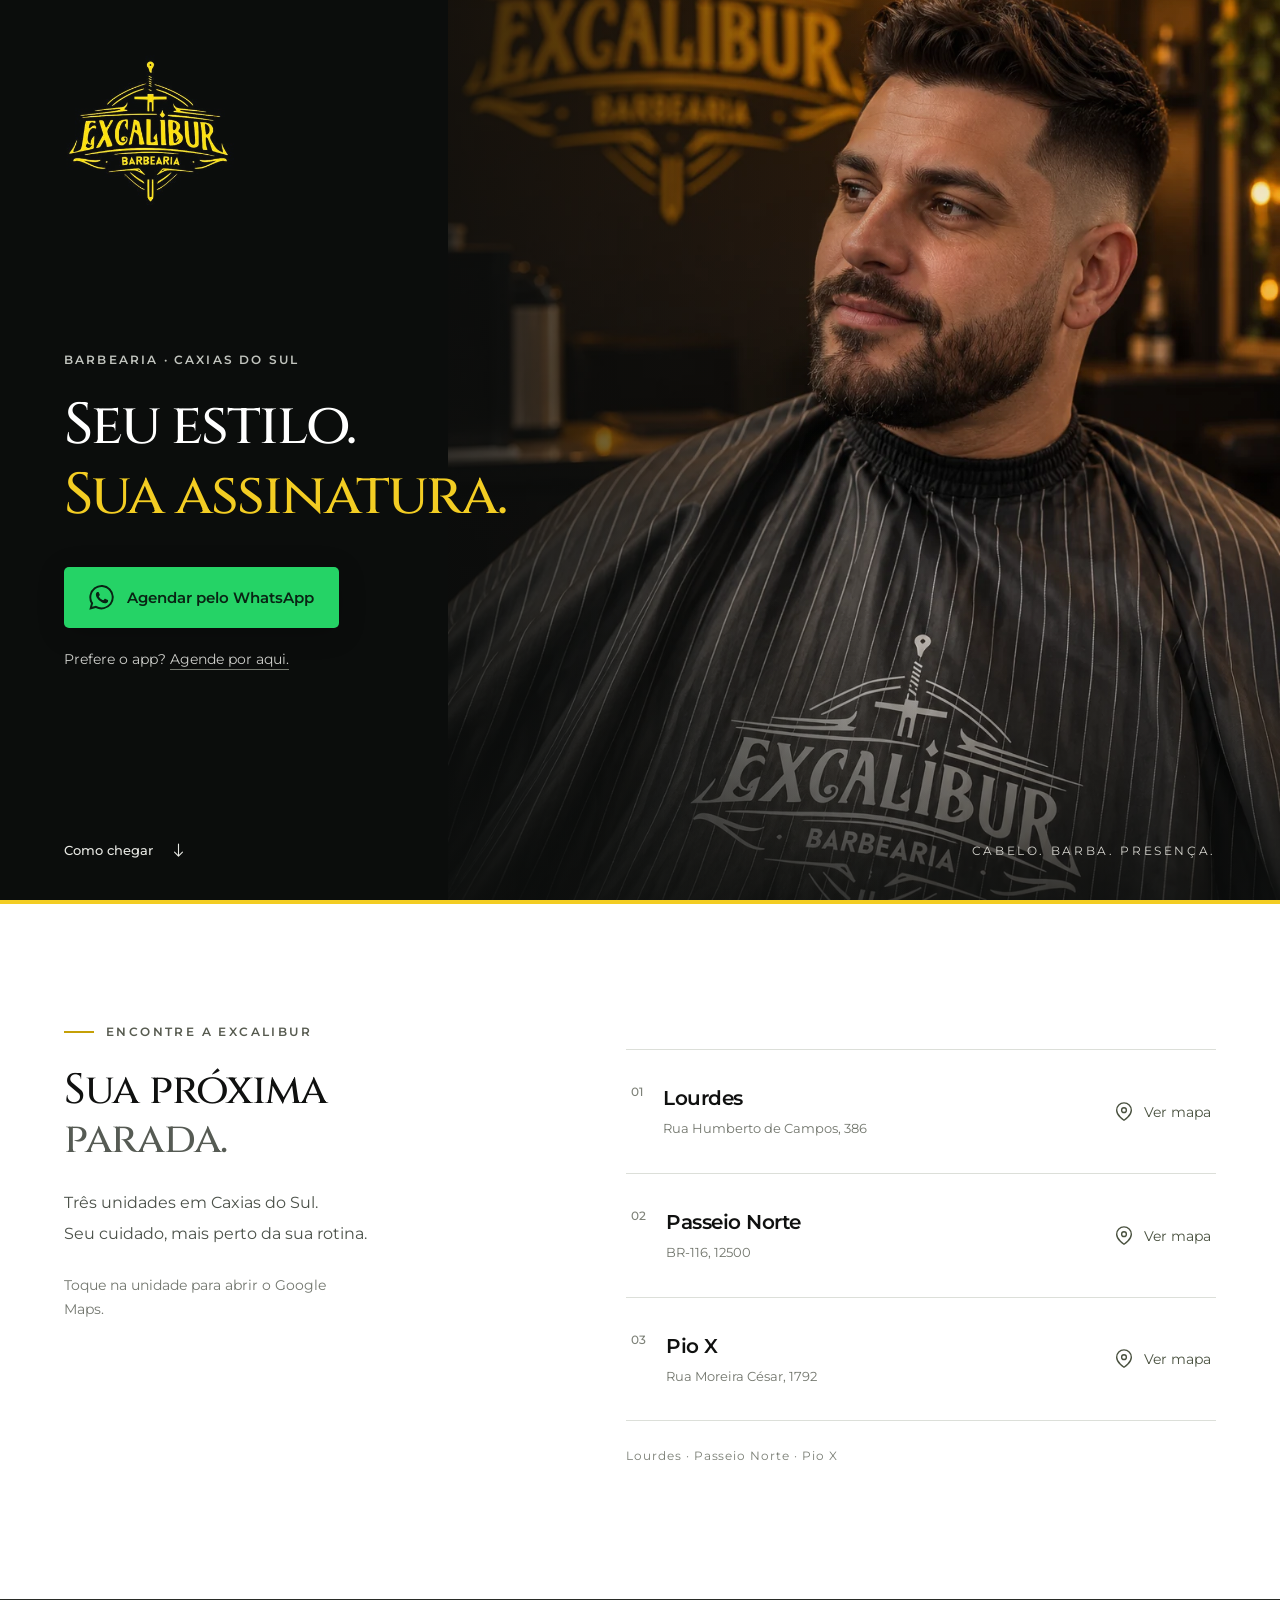
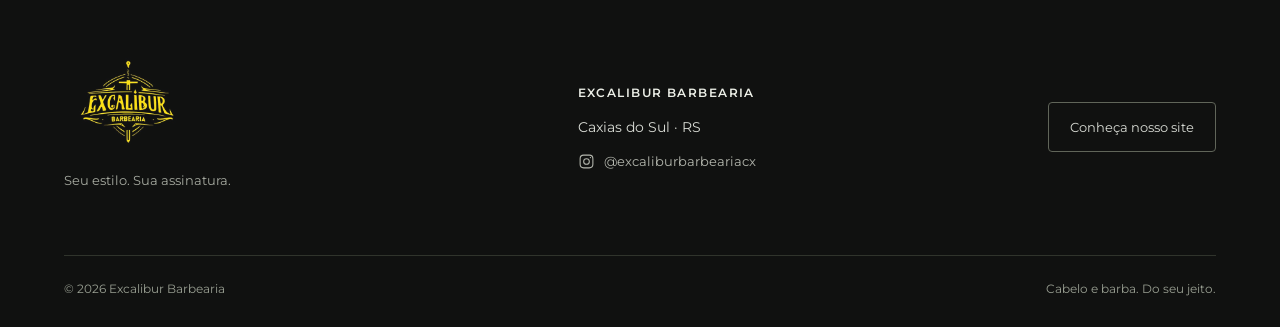
<file: excalibur/bio/index.html>
<!doctype html>
<html lang="pt-BR">
<head>
  <meta charset="utf-8">
  <meta name="viewport" content="width=device-width, initial-scale=1">
  <meta name="theme-color" content="#101110">
  <meta name="description" content="Seu estilo. Sua assinatura. Agende na Excalibur pelo WhatsApp ou aplicativo e encontre nossas unidades em Caxias do Sul.">
  <meta name="robots" content="noindex, nofollow">
  <title>Excalibur Barbearia · Seu próximo horário</title>
  <link rel="icon" type="image/svg+xml" href="data:image/svg+xml,%3Csvg xmlns='http://www.w3.org/2000/svg' viewBox='0 0 40 40'%3E%3Crect width='40' height='40' rx='8' fill='%23101110'/%3E%3Cpath d='M20 5v30M12 14h16M17 6h6M17 31l3 4 3-4' fill='none' stroke='%23f3c719' stroke-width='3'/%3E%3C/svg%3E">
  <link rel="preload" href="./assets/cinzel-latin.woff2" as="font" type="font/woff2" crossorigin>
  <link rel="preload" href="./assets/montserrat-latin.woff2" as="font" type="font/woff2" crossorigin>
  <link rel="preload" href="./assets/hero.webp" as="image" fetchpriority="high">
  <link rel="stylesheet" href="./styles.css?v=2">
  <script src="./app.js" defer></script>
</head>
<body>
  <a class="skip-link" href="#agendar">Ir para agendamento</a>
  <svg class="icon-definitions" xmlns="http://www.w3.org/2000/svg" aria-hidden="true"><defs>
    <symbol id="icon-whatsapp" viewBox="0 0 24 24"><path d="M20.5 3.5A11.8 11.8 0 0 0 1.9 17.7L.3 23.7l6.2-1.6A11.8 11.8 0 0 0 20.5 3.5Zm-8.4 18a9.8 9.8 0 0 1-5-1.4l-.4-.2-3.7 1 1-3.6-.3-.4a9.8 9.8 0 1 1 8.4 4.6Zm5.4-7.3c-.3-.2-1.7-.8-1.9-.9-.3-.1-.5-.2-.7.1-.2.3-.7.9-.9 1-.2.2-.3.2-.6.1-.3-.2-1.2-.5-2.3-1.4-.8-.7-1.4-1.6-1.6-1.9-.1-.3 0-.4.1-.5l.4-.5.3-.5c.1-.2 0-.4 0-.5l-.9-2.1c-.2-.5-.4-.4-.6-.4h-.5c-.2 0-.5.1-.7.3-.3.3-1 1-1 2.4s1 2.7 1.1 2.9c.2.2 2 3.2 5 4.4.7.3 1.3.5 1.7.6.7.2 1.3.2 1.8.1.6-.1 1.7-.7 2-1.4.2-.7.2-1.3.1-1.4-.1-.2-.3-.2-.6-.4Z" fill="currentColor"/></symbol>
    <symbol id="icon-pin" viewBox="0 0 24 24"><path d="M20 10c0 6-8 11-8 11S4 16 4 10a8 8 0 1 1 16 0Z" fill="none" stroke="currentColor" stroke-width="1.5"/><circle cx="12" cy="10" r="2.6" fill="none" stroke="currentColor" stroke-width="1.5"/></symbol>
    <symbol id="icon-down" viewBox="0 0 24 24"><path d="M12 4v15m-5-5 5 5 5-5" fill="none" stroke="currentColor" stroke-width="1.4" stroke-linecap="round" stroke-linejoin="round"/></symbol>
    <symbol id="icon-instagram" viewBox="0 0 24 24"><rect x="3" y="3" width="18" height="18" rx="5" fill="none" stroke="currentColor" stroke-width="1.5"/><circle cx="12" cy="12" r="4" fill="none" stroke="currentColor" stroke-width="1.5"/><circle cx="17.5" cy="6.5" r="1" fill="currentColor"/></symbol>
  </defs></svg>

  <main>
    <section class="hero" id="inicio" aria-labelledby="hero-title">
      <div class="hero-photo" aria-hidden="true"><img src="./assets/hero.webp" width="1024" height="1536" fetchpriority="high" alt=""></div>
      <div class="hero-shade" aria-hidden="true"></div>
      <div class="hero-inner">
        <div class="brand"><img class="brand-logo" src="./assets/logo.webp" width="400" height="400" alt="Excalibur Barbearia"></div>
        <div class="hero-copy" id="agendar">
          <p class="eyebrow hero-eyebrow">BARBEARIA · CAXIAS DO SUL</p>
          <h1 id="hero-title">Seu estilo.<br><span>Sua assinatura.</span></h1>
          <a class="button button-whatsapp" href="https://wa.me/5554991654498?text=Oi%21%20Gostaria%20de%20agendar%20um%20hor%C3%A1rio%21" target="_blank" rel="noopener noreferrer"><svg class="icon" aria-hidden="true"><use href="#icon-whatsapp"/></svg><span>Agendar pelo WhatsApp</span></a>
          <a class="app-link" href="https://cashbarber.com.br/excaliburbarbearia" target="_blank" rel="noopener noreferrer">Prefere o app? <span>Agende por aqui.</span></a>
        </div>
        <a class="scroll-cue" href="#unidades"><span>Como chegar</span><svg class="icon" aria-hidden="true"><use href="#icon-down"/></svg></a>
        <div class="hero-caption" aria-hidden="true">CABELO. BARBA. PRESENÇA.</div>
      </div>
    </section>

    <section class="locations" id="unidades" aria-labelledby="locations-title">
      <div class="locations-inner">
        <div class="locations-intro reveal">
          <p class="eyebrow"><span class="yellow-line" aria-hidden="true"></span>ENCONTRE A EXCALIBUR</p>
          <h2 id="locations-title">Sua próxima<br><span>parada.</span></h2>
          <p class="locations-description">Três unidades em Caxias do Sul.<br>Seu cuidado, mais perto da sua rotina.</p>
          <p class="map-instruction">Toque na unidade para abrir o Google Maps.</p>
        </div>
        <div class="location-list reveal">
          <a class="location-card" href="https://www.google.com/maps/place/Barbearia+Excalibur+Lourdes/@-29.1690399,-51.1648103,17z/data=!3m1!4b1!4m6!3m5!1s0x951ebd59b7a7d0dd:0x5d8b0ed892aa8990!8m2!3d-29.1690399!4d-51.1648103!16s%2Fg%2F11kpr4yxkv?entry=ttu&amp;g_ep=EgoyMDI2MTAwNi4wIKXMDSoASAFQAw%3D%3D" target="_blank" rel="noopener noreferrer" aria-label="Abrir Excalibur Lourdes no Google Maps">
            <span class="location-number" aria-hidden="true">01</span><span class="location-text"><span class="location-name">Lourdes</span><span class="location-detail">Rua Humberto de Campos, 386</span></span><span class="map-mark"><svg class="icon" aria-hidden="true"><use href="#icon-pin"/></svg><span>Ver mapa</span></span>
          </a>
          <a class="location-card" href="https://www.google.com/maps/place/Barbearia+Excalibur+Passeio+Norte/data=!4m7!3m6!1s0x951ebd7247ff40e3:0x503c78b09f24103b!8m2!3d-29.1221951!4d-51.1223016!16s%2Fg%2F11svj558g7!19sChIJ40D_R3K9HpUROxAkn7B4PFA?authuser=0&amp;hl=pt-BR&amp;g_ep=EgoyMDI2MTAwNi4wIJJjKgBIAVAD&amp;rclk=1" target="_blank" rel="noopener noreferrer" aria-label="Abrir Excalibur Passeio Norte no Google Maps">
            <span class="location-number" aria-hidden="true">02</span><span class="location-text"><span class="location-name">Passeio Norte</span><span class="location-detail">BR-116, 12500</span></span><span class="map-mark"><svg class="icon" aria-hidden="true"><use href="#icon-pin"/></svg><span>Ver mapa</span></span>
          </a>
          <a class="location-card" href="https://www.google.com/maps/place/Barbearia+Excalibur+Pio+X/data=!4m7!3m6!1s0x951ea34526a406eb:0x9afbd638267972d1!8m2!3d-29.1585279!4d-51.1853607!16s%2Fg%2F11w7ndjrs6!19sChIJ6wakJkWjHpUR0XJ5JjjW-5o?authuser=0&amp;hl=pt-BR&amp;g_ep=EgoyMDI2MTAwNi4wIJJjKgBIAVAD&amp;rclk=1" target="_blank" rel="noopener noreferrer" aria-label="Abrir Excalibur Pio X no Google Maps">
            <span class="location-number" aria-hidden="true">03</span><span class="location-text"><span class="location-name">Pio X</span><span class="location-detail">Rua Moreira César, 1792</span></span><span class="map-mark"><svg class="icon" aria-hidden="true"><use href="#icon-pin"/></svg><span>Ver mapa</span></span>
          </a>
          <p class="location-note">Lourdes · Passeio Norte · Pio X</p>
        </div>
      </div>
    </section>
  </main>

  <footer class="footer">
    <div class="footer-inner">
      <div class="footer-brand"><img src="./assets/logo.webp" width="400" height="400" alt="Excalibur Barbearia" loading="lazy"><p>Seu estilo. Sua assinatura.</p></div>
      <div class="footer-contact"><p class="eyebrow">EXCALIBUR BARBEARIA</p><p>Caxias do Sul · RS</p><a href="https://www.instagram.com/excaliburbarbeariacx/" target="_blank" rel="noopener noreferrer"><svg class="icon" aria-hidden="true"><use href="#icon-instagram"/></svg>@excaliburbarbeariacx</a></div>
      <a class="website-link" href="../" target="_blank" rel="noopener noreferrer">Conheça nosso site</a>
      <div class="footer-bottom"><span>© <span id="year">2026</span> Excalibur Barbearia</span><span>Cabelo e barba. Do seu jeito.</span></div>
    </div>
  </footer>

  <nav class="floating-actions" aria-label="Atalhos de atendimento" inert>
    <a class="floating-plans" href="../#clube" target="_blank" rel="noopener noreferrer" aria-label="Ver planos do Clube Excalibur">Ver planos</a>
    <a class="floating-whatsapp" href="https://wa.me/5554991654498?text=Oi%21%20Gostaria%20de%20agendar%20um%20hor%C3%A1rio%21" target="_blank" rel="noopener noreferrer" aria-label="Agendar pelo WhatsApp"><svg class="icon" aria-hidden="true"><use href="#icon-whatsapp"/></svg></a>
  </nav>
</body>
</html>
</file>
<file: excalibur/styles.css>
/* Base compartilhada. Cada seção mantém sua própria composição. */
:root{--white:#fff;--black:#202020;--ink:#292929;--muted:#555;--line:#c8c8c8;--soft:#f1f1f1;--image:#dedede;--rail:210px;--space:24px;--section-space:88px;--radius:4px;--max-content:1120px;--transition:180ms;--mobile-nav:64px;--mobile-dock:80px}
*{box-sizing:border-box}html{font-family:system-ui,-apple-system,BlinkMacSystemFont,"Segoe UI",sans-serif;font-size:16px;color:var(--ink);background:var(--white)}body{margin:0}a{color:inherit;text-underline-offset:4px}button,input{font:inherit}button,a,input,summary{-webkit-tap-highlight-color:transparent}button{cursor:pointer}a,button,summary{touch-action:manipulation}button:disabled{cursor:default;opacity:.45}img{display:block;max-width:100%;height:auto}picture{display:block;min-width:0}h1,h2,h3,h4,p,figure{margin:0}p{line-height:1.65}h1{font-size:clamp(2.7rem,4.8vw,4.8rem);font-weight:650;line-height:1.07;letter-spacing:-.035em}h2{font-size:clamp(2rem,3vw,2.7rem);line-height:1.15;font-weight:600;letter-spacing:-.025em}h3{font-size:1.25rem;line-height:1.4;font-weight:600}h4{font-size:1rem;line-height:1.5}a:focus-visible,button:focus-visible,summary:focus-visible,input:focus-visible,.team-carousel:focus-visible{outline:3px solid #222;outline-offset:4px}.page:focus-visible{outline:none}.page{width:calc(100% - var(--rail));height:100vh;height:100dvh;overflow-y:auto;overflow-x:clip;scroll-behavior:smooth;scroll-padding-top:24px;overscroll-behavior-y:auto}.container{max-width:var(--max-content);margin-inline:auto;padding-inline:clamp(24px,4vw,64px)}.section{padding-block:var(--section-space);border-bottom:1px solid var(--line)}.tone{background:var(--soft)}.section-heading{margin-bottom:36px;max-width:650px}.section-heading h2{margin-top:12px}.section-heading>p:last-child{margin-top:18px;color:var(--muted)}.eyebrow{font-size:.875rem;font-weight:600;letter-spacing:.05em}.note{font-size:.875rem;color:var(--muted);line-height:1.6;margin-bottom:24px}.center{text-align:center;justify-content:center}.actions{display:flex;flex-wrap:wrap;gap:12px;margin-top:32px;align-items:center}.button,button{display:inline-flex;justify-content:center;align-items:center;gap:8px;padding:14px 20px;min-height:48px;border:1px solid var(--black);border-radius:var(--radius);background:var(--black);color:var(--white);font-size:1rem;font-weight:600;text-decoration:none;line-height:1.4;transition:background var(--transition),color var(--transition),box-shadow var(--transition)}.button:hover,button:hover{background:#444}.button:active,button:active{box-shadow:inset 0 0 0 2px #888}.button.secondary{background:transparent;color:var(--ink);border-color:#777}.button.secondary:hover{background:#e3e3e3}.skip-link{position:fixed;top:8px;left:8px;z-index:100;background:#222;color:#fff;padding:12px;transform:translateY(-160%)}.skip-link:focus{transform:none}.sr-only{position:absolute;width:1px;height:1px;padding:0;margin:-1px;overflow:hidden;clip:rect(0,0,0,0);white-space:nowrap;border:0}[hidden]{display:none!important}
/* 01 — Abertura */
.hero{padding-top:28px;border-bottom:1px solid var(--line)}.masthead{display:flex;justify-content:space-between;gap:24px;align-items:center;margin-bottom:52px}.masthead img{width:158px;height:auto}.wireframe-note{font-size:.875rem;color:var(--muted);max-width:235px;line-height:1.5}.hero-grid{display:grid;grid-template-columns:1fr 1fr;gap:36px;align-items:center;margin-bottom:58px}.hero-copy>p:not(.eyebrow){margin-top:24px;color:var(--muted);max-width:480px}.hero-copy h1{margin-top:18px}.hero-grid picture img{width:100%;aspect-ratio:1200/660;object-fit:contain;background:var(--image)}.next-section{display:inline-flex;align-items:center;gap:12px;font-size:.875rem;margin-top:30px;min-height:44px}.next-section span{font-size:1.5rem}.marquee{display:flex;height:80px;align-items:center;gap:16px;padding-inline:24px;background:#e7e7e7;border-top:1px solid var(--line)}.marquee-window{overflow:hidden;flex:1}.marquee-track{display:flex;width:max-content;animation:marquee 40s linear infinite}.marquee-group{display:flex;align-items:center;gap:36px;padding-right:36px;white-space:nowrap;font-size:1rem;font-weight:600;letter-spacing:.06em}.marquee-group span{color:#666}.marquee:hover .marquee-track,.marquee:focus-within .marquee-track,.marquee.paused .marquee-track{animation-play-state:paused}.marquee button{font-size:.875rem;min-height:44px;padding:8px 12px;background:transparent;color:var(--ink);border-color:#777;flex-shrink:0}html:not(.enhanced) .marquee-track{animation:none}@keyframes marquee{to{transform:translateX(-50%)}}
/* 02–06 — Questions, galerie et comparatifs */
.grid-two{display:grid;grid-template-columns:repeat(2,minmax(0,1fr));gap:24px}.grid-three{display:grid;grid-template-columns:repeat(3,minmax(0,1fr));gap:24px}.grid-four{display:grid;grid-template-columns:repeat(4,minmax(0,1fr));gap:20px}.open-question{border-top:1px solid #aaa;padding-block:24px}.item-number{display:block;color:var(--muted);font-size:.875rem;margin-bottom:16px}.open-question h3{margin-bottom:12px}.open-question p,.card p{color:var(--muted)}.gallery img{width:100%;aspect-ratio:4/5;object-fit:contain}.gallery figcaption{padding-block:16px}.gallery figcaption p{font-size:.875rem;color:var(--muted);margin-top:4px}.card{border:1px solid var(--line);background:var(--white);padding:24px;border-radius:var(--radius);min-width:0;transition:border-color var(--transition),box-shadow var(--transition)}.card:hover{border-color:#888;box-shadow:0 3px 8px #0000000a}.card h3{margin-bottom:14px}.service-grid .duration{margin-top:24px;font-size:1.25rem;font-weight:600;color:var(--ink)}.duration span{display:block;font-size:.875rem;font-weight:400;color:var(--muted)}.complementary{margin-top:36px;max-width:760px}dl{margin:0}.complementary h3{margin-bottom:16px}.complementary dl{display:grid;grid-template-columns:1fr 1fr;column-gap:30px}.complementary dl>div{display:flex;gap:12px;justify-content:space-between;padding-block:14px;border-bottom:1px solid var(--line)}dt{font-size:.875rem;color:var(--muted)}dd{margin:0;font-size:1rem;line-height:1.5}.complementary dt{font-size:1rem;color:var(--ink)}.complementary dd{white-space:nowrap;color:var(--muted)}.club-selector{border:0;padding:0;margin:0 0 32px;display:flex;flex-wrap:wrap;gap:8px}.club-selector legend{margin-bottom:14px;font-size:1rem;font-weight:600}.club-selector label{display:flex;position:relative}.club-selector input{position:absolute;opacity:0;inset:0;width:100%;height:100%;margin:0;cursor:pointer}.club-selector span{border:1px solid #777;padding:12px 22px;min-height:48px;border-radius:var(--radius)}.club-selector input:checked+span{background:var(--black);color:var(--white);border-color:var(--black);font-weight:600}.club-selector input:focus-visible+span{outline:3px solid #222;outline-offset:4px}.club-selector input:hover+span{border-color:#222}.plan .eyebrow{margin-bottom:12px}.plan dl>div,.review dl>div,.units dl>div{padding-block:12px;border-top:1px solid #ddd}.plan dd,.review dd,.units dd{margin-top:4px}.review>p:not(.eyebrow){margin:20px 0 24px}.review>.eyebrow{margin-bottom:14px}
/* 07–10 — App, unités, équipe, produits */
.app-grid{display:grid;grid-template-columns:minmax(150px,.7fr) 1.3fr;gap:64px;align-items:center}.app-image img{width:220px;max-width:100%;margin:auto;aspect-ratio:9/16;object-fit:contain}.steps{list-style:none;margin:0;padding:0}.steps li{display:flex;gap:20px;padding-block:20px;border-top:1px solid var(--line)}.steps li>span{font-size:.875rem;font-weight:600;padding-top:4px}.steps p{margin-top:8px;color:var(--muted)}.units .card,.products .card{padding:0;overflow:hidden}.units img{width:100%;aspect-ratio:8/5;object-fit:contain}.card-body{padding:24px}.units .button{margin-top:20px;width:100%;display:flex;flex-direction:column;gap:2px}.control-note{font-size:.875rem;font-weight:400}.experience-grid{display:grid;grid-template-columns:1fr 1fr;gap:36px;align-items:start}.experience-grid>img{width:100%;aspect-ratio:18/13;object-fit:contain}.experience-grid h3{margin-bottom:14px}.themes{display:grid;grid-template-columns:1fr 1fr;gap:20px;margin-top:24px}.themes>div{border-top:1px solid #aaa;padding-top:12px}.themes p{font-size:.875rem;line-height:1.5;margin-top:6px;color:var(--muted)}.founder{display:grid;grid-template-columns:240px 1fr;gap:36px;align-items:center;max-width:820px;margin-block:56px}.founder img{width:100%;aspect-ratio:4/5;object-fit:contain}.founder h3{margin-block:12px}.founder .note{margin-top:18px;margin-bottom:0}.team-header{display:flex;justify-content:space-between;gap:20px;align-items:center;margin-bottom:20px}.carousel-controls{display:flex;gap:8px}.carousel-controls button{background:var(--white);color:var(--ink);border-color:#777;font-size:.875rem;padding:10px 14px;min-height:44px}.team-carousel{display:flex;gap:24px;overflow-x:auto;scroll-snap-type:x proximity;scroll-behavior:smooth;padding:4px 4px 16px;margin-inline:-4px}.team-card{flex:0 0 calc((100% - 48px)/3);min-width:0;border:1px solid var(--line);background:var(--white);scroll-snap-align:start}.team-card img{width:100%;aspect-ratio:4/5;object-fit:contain}.team-card>div{padding:18px}.team-card p{font-size:.875rem;color:var(--muted);margin-top:6px}.products img{width:100%;aspect-ratio:1;object-fit:contain}
/* 11–12 — FAQ et pied de page */
.faq{max-width:800px}.faq details{border-top:1px solid #aaa}.faq details:last-child{border-bottom:1px solid #aaa}.faq summary{display:flex;justify-content:space-between;gap:16px;align-items:center;padding:20px 0;cursor:pointer;list-style:none;font-size:1.125rem;font-weight:600}.faq summary::-webkit-details-marker{display:none}.faq summary:hover{color:#555}.faq details p{padding:0 36px 24px 0;color:var(--muted)}.faq-symbol{font-size:1.5rem;font-weight:400;transition:transform var(--transition)}.faq details[open] .faq-symbol{transform:rotate(45deg)}.final-invite{background:#e3e3e3;padding-block:72px}.final-invite .section-heading{max-width:700px}.footer{padding-block:40px;background:#fafafa}.footer-top{display:flex;gap:32px;align-items:center;flex-wrap:wrap}.footer-top img{width:135px;height:auto}.footer-top p{font-size:.875rem;color:var(--muted);margin-top:6px}.footer nav{display:flex;flex-wrap:wrap;gap:16px;margin-left:auto}.footer a{font-size:.875rem;min-height:44px;display:inline-flex;align-items:center}.footer-bottom{display:flex;flex-wrap:wrap;align-items:center;gap:24px;border-top:1px solid var(--line);margin-top:28px;padding-top:20px;font-size:.875rem;color:var(--muted)}
/* Contrôles réservés hors de la zone de lecture, jamais sur les CTA. */
.navigation{position:fixed;right:0;top:0;width:var(--rail);bottom:104px;border-left:1px solid var(--line);background:#f8f8f8;z-index:20;overflow-y:auto;padding:24px 14px}.navigation summary{display:none}.navigation details>.nav-panel{display:block!important}.nav-label{font-size:.875rem;color:var(--muted);padding:0 10px 16px}.navigation nav{display:grid;gap:4px}.navigation nav a{display:flex;gap:10px;align-items:center;text-decoration:none;font-size:.875rem;line-height:1.3;min-height:38px;padding:8px 10px;border-left:3px solid transparent;border-radius:2px;transition:background 180ms,border-color 250ms}.navigation nav a:hover{background:#e7e7e7}.navigation nav a[aria-current]{background:#e0e0e0;border-left-color:#222;font-weight:700}.nav-number{color:var(--muted);font-variant-numeric:tabular-nums;font-size:.875rem}.navigation nav a[aria-current] .nav-number{color:#222}.nav-meta{font-size:.875rem;line-height:1.6;color:var(--muted);padding:24px 10px 0}.whatsapp-dock{position:fixed;right:0;bottom:0;height:104px;width:var(--rail);background:#f8f8f8;border-left:1px solid var(--line);display:flex;justify-content:center;align-items:center;z-index:25}.whatsapp-float{display:flex;align-items:center;gap:8px;justify-content:center;background:#444;color:white;border:1px solid #333;min-height:52px;padding:12px 14px;border-radius:var(--radius);text-decoration:none;font-size:.875rem;font-weight:600;transition:background 180ms}.whatsapp-float:hover{background:#222}.whatsapp-float svg{width:26px;height:26px;flex:none}.map-dialog{display:none;position:fixed;inset:0;background:#0008;z-index:80;padding:24px;align-items:center;justify-content:center}.map-dialog:target,.map-dialog[data-open]{display:flex}.dialog-body{max-width:500px;width:100%;padding:32px;background:white;border:1px solid #999;border-radius:4px}.dialog-body h2{font-size:1.6rem;margin-top:12px}.dialog-body p{margin-top:20px}.dialog-body .button{margin-top:24px}.map-dialog:focus{outline:0}.entering{animation:enter 500ms ease-out both}@keyframes enter{from{opacity:.3;transform:translateY(12px)}to{opacity:1;transform:none}}
@media(min-width:1100px) and (max-height:700px){.navigation{padding-top:12px}.navigation nav{gap:1px}.navigation nav a{min-height:32px;padding-block:6px}.nav-meta{padding-top:12px}}
@media(max-width:1099px){:root{--section-space:64px}.page{width:100%;height:calc(100vh - var(--mobile-nav) - var(--mobile-dock));height:calc(100dvh - var(--mobile-nav) - var(--mobile-dock));margin-top:var(--mobile-nav);scroll-padding-top:20px}.navigation{right:0;left:0;top:0;bottom:auto;width:100%;height:var(--mobile-nav);overflow:visible;padding:0;border-left:0;border-bottom:1px solid #bbb;background:#fafafa}.navigation summary{display:flex;justify-content:space-between;align-items:center;padding:8px 24px;min-height:var(--mobile-nav);cursor:pointer;list-style:none}.navigation summary::-webkit-details-marker{display:none}.navigation summary small{display:block;font-size:.875rem;font-weight:400;color:var(--muted)}.navigation summary strong{display:block;font-size:1rem;line-height:1.5}.menu-symbol{font-size:1.5rem}.navigation details:not([open])>.nav-panel{display:none!important}.nav-panel{border-bottom:1px solid #aaa;box-shadow:0 8px 16px #0002;background:#fafafa;padding:12px 24px 20px;max-height:calc(100dvh - 152px);overflow-y:auto}.navigation nav{grid-template-columns:1fr 1fr;gap:4px 16px}.navigation nav a{min-height:44px}.nav-label,.nav-meta{display:none}.whatsapp-dock{width:100%;height:var(--mobile-dock);border-left:0;border-top:1px solid #bbb;justify-content:flex-end;padding:10px 24px;background:#fafafa}.whatsapp-float{min-height:50px}.hero-grid{gap:28px}.hero-grid .actions{align-items:stretch}.grid-four{grid-template-columns:repeat(2,minmax(0,1fr))}.grid-three{gap:20px}.card{padding:20px}.card-body{padding:20px}.app-grid{gap:36px}.experience-grid{gap:28px}.themes{grid-template-columns:1fr}.team-card{flex-basis:calc((100% - 24px)/2)}.footer nav{margin-left:0}}
@media(max-width:699px){:root{--section-space:52px}.container{padding-inline:24px}.masthead{gap:18px;margin-bottom:32px}.masthead img{width:120px}.wireframe-note{font-size:.875rem;max-width:170px}.hero-grid{grid-template-columns:1fr;gap:32px;margin-bottom:36px}.hero h1{font-size:clamp(2.5rem,10vw,3.5rem)}.hero-grid picture{max-width:100%}.hero-grid picture img{aspect-ratio:5/6;object-fit:contain}.hero-copy>p:not(.eyebrow){margin-top:18px}.actions{align-items:stretch;gap:12px}.actions .button{width:100%;text-align:center}.hero .actions{margin-top:24px}.marquee{height:72px;padding-inline:16px;gap:12px}.marquee-group{gap:24px;padding-right:24px;font-size:.875rem}.marquee button{max-width:90px;font-size:.875rem;padding:6px 10px}.section-heading{margin-bottom:28px}.section-heading h2{font-size:2rem}.grid-two,.grid-four{grid-template-columns:1fr}.grid-three{grid-template-columns:repeat(2,minmax(0,1fr));gap:20px}.units,.products{grid-template-columns:1fr}.gallery{gap:24px 16px}.gallery h3{font-size:1rem}.gallery figcaption p{font-size:.875rem}.service-grid{grid-template-columns:repeat(2,minmax(0,1fr));gap:16px}.service-grid .card{padding:18px}.service-grid .card h3{font-size:1.125rem}.service-grid .card p{font-size:.875rem}.complementary dl{grid-template-columns:1fr}.plan,.review{grid-column:1/-1}.club-selector{gap:8px}.club-selector span{padding:12px 14px;font-size:.875rem}.app-grid{grid-template-columns:1fr;gap:32px}.app-image img{width:190px}.steps li{gap:16px}.experience-grid{grid-template-columns:1fr;gap:24px}.themes{grid-template-columns:1fr 1fr;gap:16px}.founder{grid-template-columns:1fr;gap:24px;margin-block:40px}.founder img{width:220px;max-width:100%}.team-header{align-items:flex-start}.carousel-controls{gap:6px}.carousel-controls button{padding:10px;font-size:.875rem}.team-card{flex-basis:78%;max-width:280px}.faq summary{font-size:1rem}.footer-top{gap:24px;align-items:flex-start}.footer nav{gap:8px 18px}.footer-bottom{gap:16px}.navigation summary{padding-inline:20px}.nav-panel{padding-inline:16px}.navigation nav{grid-template-columns:1fr 1fr;gap:4px 8px}.whatsapp-dock{padding-inline:20px}.final-invite{padding-block:52px}.dialog-body{padding:24px}}
@media(max-width:399px){.masthead{align-items:flex-start}.masthead img{width:106px}.wireframe-note{max-width:140px}.service-grid{grid-template-columns:1fr}.service-grid .card p{font-size:1rem}.navigation nav{grid-template-columns:1fr}.themes{grid-template-columns:1fr}.footer-top{flex-direction:column}}
@media(prefers-reduced-motion:reduce){*,*::before,*::after{scroll-behavior:auto!important;animation:none!important;transition:none!important}.marquee-track{transform:none!important}.marquee-window{overflow-x:auto}.marquee-group[aria-hidden]{display:none}.entering{opacity:1;transform:none}}

/* Revisão 2 — leitura curta, galeria compacta e navegação lateral por gesto. */
.pain-section{padding-block:32px}
.pain-calls{display:grid;grid-template-columns:repeat(4,minmax(0,1fr));gap:24px}
.pain-calls article{padding-left:16px;border-left:2px solid #aaa}
.pain-calls h3{font-size:1.25rem;line-height:1.3;font-weight:600}
.pain-section .actions{margin-top:24px}
.compact-heading{display:flex;align-items:baseline;gap:20px;margin-bottom:14px}
.compact-heading h2{font-size:1.6rem;line-height:1.2;letter-spacing:-.02em}
.compact-heading .eyebrow{white-space:nowrap;color:var(--muted)}
#estilos,#servicos{padding-block:20px}
#estilos .actions,#servicos .actions{margin-top:12px}
#estilos .button,#servicos .button{min-height:44px;padding-block:10px}
.styles-carousel{display:flex;gap:14px;overflow-x:auto;overflow-y:hidden;scroll-behavior:auto;scrollbar-width:none;outline-offset:4px;padding:2px;margin:-2px;-webkit-overflow-scrolling:touch}
.styles-carousel::-webkit-scrollbar{display:none}
.style-slide{flex:0 0 calc((100% - 70px)/6);min-width:0}
.styles-carousel img{width:100%;height:clamp(128px,15vh,144px);object-fit:contain;background:var(--image)}
.styles-carousel figcaption{padding:8px 0 0}
.styles-carousel h3{font-size:.875rem;line-height:1.3;font-weight:600}
.styles-carousel .carousel-copy{display:none}
#servicos .note{margin-bottom:12px;font-size:.875rem}
#servicos .service-grid{gap:12px}
#servicos .card{padding:12px 16px}
#servicos .card h3{font-size:1.125rem;margin-bottom:4px}
#servicos .card>p:not(.duration){font-size:.875rem;line-height:1.35}
#servicos .duration{margin-top:8px;font-size:1rem;line-height:1.4}
#servicos .duration span{display:inline;font-size:.875rem;font-weight:400;margin-left:4px}
#servicos .complementary{margin-top:16px;max-width:none}
#servicos .complementary h3{font-size:1rem;margin-bottom:4px}
#servicos .complementary dl{grid-template-columns:repeat(3,minmax(0,1fr));gap:0 24px}
#servicos .complementary dl>div{padding-block:6px;gap:8px}
#servicos .complementary dt,#servicos .complementary dd{font-size:.875rem;line-height:1.4}
/* A faixa avança continuamente, sem controle de pausa. */
.marquee:hover .marquee-track,.marquee:focus-within .marquee-track,.marquee.paused .marquee-track{animation-play-state:running}
html:not(.enhanced) .marquee-track{animation:marquee 40s linear infinite}
.navigation{top:50%;bottom:auto;right:12px;width:186px;height:auto;max-height:calc(100dvh - 120px);transform:translateY(-50%);border:1px solid #b5b5b5;border-radius:6px;background:#fafafae8;backdrop-filter:blur(8px);padding:14px 8px;overflow-y:auto;z-index:50}
.nav-panel-heading{display:flex;align-items:center;justify-content:space-between;gap:12px}
.nav-help,.handle-hint,.nav-neighbor{display:none}
.navigation .nav-label{padding-bottom:10px}
.navigation .nav-meta{padding-top:14px}
.navigation nav a{min-height:36px}
.navigation nav a[data-preview]{background:#d6d6d6;border-left-color:#222;font-weight:700}
.close-navigation{display:none}
.nav-preview{position:fixed;z-index:60;left:16px;right:16px;bottom:82px;padding:12px 16px;background:#292929;color:white;border-radius:4px;font-weight:600;text-align:center;pointer-events:none}
.whatsapp-dock{background:transparent;border:0;height:88px}
@media(max-width:1099px){
  .page{margin-top:0;width:100%;height:100vh;height:100dvh;scroll-padding-top:20px}
  .footer{padding-bottom:100px}
  .pain-calls{grid-template-columns:repeat(2,minmax(0,1fr));gap:20px}
  .style-slide{flex-basis:calc((100% - 42px)/4)}
  .styles-carousel img{height:auto;aspect-ratio:4/5;object-fit:contain}
  .styles-carousel .carousel-copy{display:block}
  #servicos .complementary dl{grid-template-columns:repeat(2,minmax(0,1fr))}
  .navigation{top:calc(40dvh - 64px);bottom:auto;right:10px;left:auto;width:132px;height:auto;max-height:none;transform:none;border:0;border-radius:0;padding:0;background:transparent;backdrop-filter:none;overflow:visible;pointer-events:none}
  .navigation summary{display:flex;flex-direction:column;align-items:flex-start;justify-content:center;gap:5px;min-height:128px;padding:10px 12px;border:1px solid #aaa;border-radius:6px;background:#ffffffd9;backdrop-filter:blur(8px);box-shadow:0 2px 8px #0000000c;pointer-events:auto;touch-action:none;user-select:none;cursor:grab;transition:opacity 160ms}
  .navigation summary:active{cursor:grabbing}
  .navigation summary strong{font-size:.875rem;line-height:1.35;padding-left:7px;border-left:3px solid #222;max-width:100%;overflow-wrap:break-word}
  .navigation .nav-neighbor{display:block;font-size:.875rem;line-height:1.3;color:#666;max-width:100%;overflow:hidden;text-overflow:ellipsis;white-space:nowrap}
  .navigation .handle-hint{display:block;font-size:.75rem;line-height:1.3;color:#555;margin-top:3px}
  .navigation details[open] summary{opacity:0;pointer-events:none}
  .navigation .nav-panel{position:fixed;top:12px;right:12px;width:min(310px,calc(100vw - 24px));max-height:calc(100dvh - 104px);padding:12px;border:1px solid #aaa;border-radius:6px;background:#fafafaef;backdrop-filter:blur(12px);box-shadow:0 6px 24px #0002;overflow-y:auto;pointer-events:auto;overscroll-behavior:contain}
  .navigation .nav-label{display:block;font-size:1rem;font-weight:600;padding:0}
  .navigation .nav-help{display:block;font-size:.875rem;color:#555;line-height:1.4;margin:8px 0 12px}
  .navigation .close-navigation{display:inline-flex;font-size:.875rem;padding:8px 12px;min-height:44px;background:transparent;color:#222;border-color:#999}
  .navigation nav{grid-template-columns:1fr;gap:2px}
  .navigation nav a{min-height:44px;padding:10px 12px}
  .navigation .nav-meta{display:none}
  .navigation[data-scrubbing] .nav-panel{max-height:calc(100dvh - 152px)}
  .whatsapp-dock{right:12px;bottom:12px;left:auto;width:auto;height:auto;padding:0;border:0;background:transparent;z-index:30}
}
@media(max-width:699px){
  .pain-section{padding-block:28px}
  .pain-calls{gap:18px 14px}
  .pain-calls article{padding-left:10px}
  .pain-calls h3{font-size:1rem;line-height:1.35}
  .pain-section .actions{margin-top:20px}
  #estilos,#servicos{padding-block:28px}
  .compact-heading{display:block;margin-bottom:18px}
  .compact-heading h2{font-size:1.5rem;margin-top:8px}
  .styles-carousel{gap:12px}
  .style-slide{flex-basis:calc((100% - 12px)/2)}
  .styles-carousel h3{font-size:.875rem}
  #servicos .service-grid{grid-template-columns:repeat(2,minmax(0,1fr));gap:12px}
  #servicos .card{padding:14px 12px}
  #servicos .duration span{display:block;margin-left:0}
  #servicos .complementary dl{grid-template-columns:1fr}
  #servicos .complementary dl>div{padding-block:9px}
  #servicos .complementary dt,#servicos .complementary dd{font-size:1rem}
  #servicos .complementary h3{font-size:1.125rem}
  #servicos .actions,#estilos .actions{margin-top:18px}
}
@media(prefers-reduced-motion:reduce){
  html:not(.enhanced) .marquee-track{animation:none!important}
  .styles-carousel{scroll-behavior:auto}
}
@media(max-width:1099px){
  html:not(.enhanced) .navigation{top:12px}
  html:not(.enhanced) .navigation details[open] summary{opacity:1;pointer-events:auto;position:relative;z-index:2}
  html:not(.enhanced) .navigation .nav-panel{top:150px;max-height:calc(100dvh - 240px)}
}
</file>
<file: excalibur/brand.css>
/* Identidade da bio aplicada às seções 1–3. As demais continuam na etapa estrutural. */
@font-face{font-family:Cinzel;src:url('assets/brand/cinzel-latin.woff2') format('woff2');font-weight:400 900;font-style:normal;font-display:swap}
@font-face{font-family:Montserrat;src:url('assets/brand/montserrat-latin.woff2') format('woff2');font-weight:100 900;font-style:normal;font-display:swap}
:root{--brand-black:#101110;--brand-yellow:#f3cd23;--brand-green:#25d366;--brand-white:#fff;--brand-body:'Montserrat',Arial,sans-serif;--brand-display:'Cinzel',Georgia,serif}
html{font-family:var(--brand-body);-webkit-font-smoothing:antialiased}
.stage-polished{font-family:var(--brand-body)}
.stage-polished h1,.stage-polished h2{font-family:var(--brand-display);font-weight:500}
.stage-polished .eyebrow{font-size:.875rem;line-height:1.6;font-weight:600;letter-spacing:.13em}
.stage-polished a:focus-visible{outline:3px solid var(--brand-yellow);outline-offset:5px}
/* 01 — Abre a marca e apresenta a fotografia sem texto impresso. */
#inicio{padding:0;border:0;background:var(--brand-black);color:white}
.hero-main{position:relative;height:min(720px,calc(100dvh - 80px));min-height:620px;overflow:hidden;background:#0b0d0c}
.hero-photograph{position:absolute;top:0;right:0;width:64%;height:100%}
.hero-photograph img{width:100%;height:100%;object-fit:cover;object-position:50% 55%}
.hero-shade{position:absolute;inset:0;background:linear-gradient(90deg,#0b0d0c 0%,#0b0d0cf7 25%,#0b0d0c8a 48%,#0b0d0c08 74%),linear-gradient(0deg,#0b0d0cb8,transparent 32%)}
.hero-content{position:relative;height:100%;display:flex;flex-direction:column;align-items:flex-start;padding-top:8px;padding-bottom:66px}
#inicio .masthead{display:flex;width:100%;align-items:center;justify-content:space-between;gap:24px;margin-bottom:0}
#inicio .brand-logo{width:166px;height:auto;mix-blend-mode:screen;margin-left:-20px}
.brand-location{font-size:.875rem;color:#e4e4dd;line-height:1.5;letter-spacing:.04em;text-shadow:0 1px 8px #000}
#inicio .hero-copy{max-width:600px;margin:auto 0;padding-bottom:8px}
#inicio h1{font-size:clamp(2.5rem,4.4vw,4.1rem);line-height:1.2;letter-spacing:-.035em;margin:16px 0 20px}
#inicio h1 span{color:var(--brand-yellow)}
#inicio .hero-copy>.eyebrow{color:#d4d5cf}
#inicio .hero-description{font-size:1rem;line-height:1.85;max-width:450px;color:#e1e2dc;margin:0}
#inicio .actions{flex-direction:column;align-items:flex-start;gap:0;margin-top:24px}
#inicio .button-whatsapp{min-height:56px;gap:10px;background:var(--brand-green);border-color:var(--brand-green);color:#062d15;font-size:.9375rem;font-weight:650;padding:16px 20px}
.button-whatsapp svg{width:25px;height:25px;flex:none}
#inicio .button-whatsapp:hover{background:#48df7f;border-color:#48df7f;box-shadow:0 5px 20px #0003}
#inicio .app-link{font-size:.875rem;color:#e1e2dc;min-height:44px;display:flex;align-items:center;flex-wrap:wrap;gap:5px;text-decoration:none;padding-block:12px;line-height:1.6}
.app-link span{text-decoration:underline;text-underline-offset:5px;text-decoration-color:#8d9187}
#inicio .app-link:hover{color:white}
#inicio .next-section{position:absolute;bottom:22px;margin:0;font-size:.875rem;color:#ededdf;gap:12px}
.hero-image-note{position:absolute;bottom:24px;right:clamp(24px,4vw,64px);padding:5px 8px;font-size:.75rem;line-height:1.4;color:#eee;background:#111b;border-radius:3px}
#inicio .marquee{height:80px;padding-inline:0;background:var(--brand-yellow);border:0;color:#161711}
#inicio .marquee-group{font-size:.875rem;letter-spacing:.09em;gap:28px;padding-right:28px;font-weight:650}
#inicio .marquee-group span{color:#323322}
/* 02 — Dores em quatro chamadas, sem blocos para leitura longa. */
#seu-estilo{background:#fff;color:#151714;border:0;padding-block:36px}
#seu-estilo .pain-calls{gap:24px}
#seu-estilo .pain-calls article{border-left:3px solid #c7a612;padding-left:18px}
#seu-estilo .pain-calls h3{font-size:1.125rem;line-height:1.45;font-weight:600;letter-spacing:-.02em}
#seu-estilo .actions{margin-top:24px}
#seu-estilo .button{background:var(--brand-black);border-color:var(--brand-black);color:white;font-size:.9375rem;min-height:48px;padding:12px 24px}
#seu-estilo .button:hover{background:#2c2f26;border-color:#2c2f26}
#seu-estilo a:focus-visible{outline-color:#806900}
/* 03 — Referências visuais. Imagens pequenas e nomes curtos. */
#estilos{background:var(--brand-black);color:#fff;border:0;padding-block:30px}
#estilos .compact-heading{margin-bottom:20px;display:flex;align-items:flex-end;justify-content:space-between;gap:20px}
#estilos .eyebrow{color:#d3bc58;margin-bottom:8px;font-size:.75rem;letter-spacing:.16em}
#estilos h2{font-size:clamp(1.45rem,2.4vw,2rem);line-height:1.25;margin:0;letter-spacing:-.025em}
#estilos .styles-carousel{gap:14px;padding:3px;margin:-3px}
#estilos .style-slide{flex-basis:calc((100% - 70px)/6)}
#estilos .styles-carousel img{height:clamp(148px,19vh,188px);width:100%;object-fit:cover;object-position:50% 30%;background:#2c2e27;border-radius:2px}
#estilos figcaption{padding:10px 0 0}
#estilos figcaption h3{color:#f2f2ed;font-size:.875rem;line-height:1.45;font-weight:550}
#estilos .actions{margin-top:18px}
#estilos .button{background:var(--brand-yellow);color:#171812;border-color:var(--brand-yellow);font-size:.9375rem;min-height:46px;padding:12px 20px}
#estilos .button:hover{background:#ffe264;border-color:#ffe264}
.gallery-image-note{font-size:.75rem;line-height:1.6;color:#b8bcb1;margin-top:16px}
/* Controles compartilhados mantêm legibilidade sobre áreas claras e escuras. */
.navigation{font-family:var(--brand-body)}
.navigation nav a,.navigation summary strong,.navigation .nav-neighbor{font-size:.875rem}
.navigation nav a[aria-current],.navigation nav a[data-preview]{border-left-color:#695700}
.whatsapp-float{background:var(--brand-green);border-color:#18b856;color:#062d15;box-shadow:0 4px 18px #0002}
.whatsapp-float:hover{background:#48df7f;color:#062d15}
.whatsapp-float:focus-visible{outline-color:#806900}
@media(min-width:1100px){
  #estilos{padding-block:20px}
  #estilos .compact-heading{margin-bottom:16px}
  #estilos .styles-carousel img{height:clamp(126px,15vh,150px)}
  #estilos .actions{margin-top:14px}
  #estilos .gallery-image-note{margin-top:8px}
}
@media(min-width:700px) and (max-width:1099px){
  .navigation{top:calc(40dvh - 40px)}
}
@media(min-width:1100px) and (max-height:800px){
  #servicos{padding-block:16px}
  #servicos .card{padding-block:10px}
  #servicos .complementary{margin-top:12px}
  #servicos .complementary dl>div{padding-block:4px}
}
@media(max-width:1099px){
  .navigation{width:110px}
  .navigation summary{height:auto;min-height:80px;padding:7px 8px;gap:3px}
  .navigation summary strong{white-space:nowrap;overflow:hidden;text-overflow:ellipsis;border-left-color:#806900;padding-left:6px;font-size:.875rem;line-height:1.35}
  .navigation .nav-neighbor{font-size:.8125rem;line-height:1.35}
  .navigation .handle-hint{display:none}
  .whatsapp-float{width:58px;height:58px;min-height:58px;padding:0;border-radius:50%}
  .whatsapp-float span{display:none}
  .whatsapp-float svg{width:30px;height:30px}
  .hero-main{height:740px;min-height:640px;max-height:none}
  .hero-photograph{width:72%}
  #inicio .hero-copy{max-width:520px}
  #inicio h1{font-size:clamp(2.6rem,5.5vw,3.7rem)}
  .hero-shade{background:linear-gradient(90deg,#0b0d0c 0%,#0b0d0ce8 25%,#0b0d0c5e 65%,#0b0d0c15 100%),linear-gradient(0deg,#0b0d0cb8,transparent 40%)}
  #seu-estilo .pain-calls{gap:24px 20px}
  #estilos .style-slide{flex-basis:calc((100% - 42px)/4)}
  #estilos .styles-carousel img{height:220px}
}
@media(max-width:699px){
  .hero-main{height:auto;min-height:740px;max-height:none}
  .hero-photograph{width:100%;height:430px}
  .hero-photograph img{object-position:50% 34%;opacity:.95}
  .hero-shade{background:linear-gradient(180deg,#0b0d0c3d 0%,#0b0d0c08 220px,#0b0d0c85 340px,#0b0d0c 430px)}
  .hero-content{min-height:740px;padding:0 24px 75px;align-items:center;justify-content:flex-start}
  #inicio .masthead{position:relative;align-items:flex-start;justify-content:space-between;min-height:150px}
  #inicio .brand-logo{width:142px;margin-left:-18px;flex:none}
  .brand-location{font-size:.75rem;max-width:105px;text-align:right;padding-top:35px}
  #inicio .hero-copy{margin:240px 0 0;text-align:center;max-width:430px;width:100%;padding:0}
  #inicio .hero-copy>.eyebrow{display:none}
  #inicio h1{font-size:clamp(1.95rem,7.6vw,2.7rem);line-height:1.2;margin:0 0 18px}
  #inicio .hero-description{font-size:.9375rem;line-height:1.75;color:#e7e8e1;max-width:370px;margin-inline:auto}
  #inicio .actions{width:100%;margin-top:22px;align-items:center}
  #inicio .button-whatsapp{width:100%;min-height:56px;font-size:.875rem;padding:15px 12px}
  #inicio .app-link{justify-content:center;text-align:center;font-size:.875rem;padding-block:12px}
  #inicio .next-section{left:24px;right:24px;bottom:18px;justify-content:center;font-size:.8125rem;gap:8px}
  .hero-image-note{top:342px;bottom:auto;right:auto;left:24px;font-size:.75rem}
  #inicio .marquee{height:64px}
  #inicio .marquee-group{font-size:.8125rem;gap:22px;padding-right:22px}
  #seu-estilo{padding-block:28px}
  #seu-estilo .pain-calls{gap:20px 16px}
  #seu-estilo .pain-calls article{padding-left:10px;border-left-width:2px}
  #seu-estilo .pain-calls h3{font-size:1rem;line-height:1.45}
  #seu-estilo .actions{margin-top:22px}
  #seu-estilo .actions{justify-content:flex-start}
  #seu-estilo .button{width:calc(100% - 120px);min-width:180px;font-size:.8125rem;padding-inline:10px}
  #estilos{padding-block:28px}
  #estilos .compact-heading{margin-bottom:18px}
  #estilos h2{font-size:1.55rem;max-width:300px}
  #estilos .eyebrow{font-size:.75rem;line-height:1.6;letter-spacing:.13em}
  #estilos .styles-carousel{gap:12px}
  #estilos .style-slide{flex-basis:calc((100% - 12px)/2)}
  #estilos .styles-carousel img{height:auto;aspect-ratio:4/5}
  #estilos figcaption h3{font-size:.875rem;line-height:1.5}
  #estilos .button{min-height:48px;width:100%;font-size:.875rem}
  .gallery-image-note{max-width:310px;padding-right:10px}
}
@media(max-width:370px){
  .hero-content{padding-inline:20px}
  #inicio .hero-copy{margin-top:236px}
  #inicio h1{font-size:1.95rem}
  #inicio .brand-logo{width:134px}
}
@media(prefers-reduced-motion:reduce){.stage-polished *{animation:none!important;transition:none!important}}

/* 04 — Catálogo compacto, com a duração como apoio à escolha. */
#servicos{background:#fff;color:var(--brand-black);padding-block:24px}
.service-heading{margin-bottom:18px}
#servicos h2{font-size:clamp(1.35rem,2.1vw,1.75rem);line-height:1.35}
#servicos h2 span{color:#746000}
#servicos .service-grid{gap:12px}
#servicos .card{border:0;border-top:2px solid #d4b01b;background:#f5f5f2;padding:12px 14px;border-radius:0}
#servicos .card:hover{box-shadow:none;border-color:#806900}
#servicos .card h3{font-size:1rem;line-height:1.4;margin-bottom:4px;font-weight:650}
#servicos .card>p:not(.duration){font-size:1rem;line-height:1.45;color:#44483f}
#servicos .duration{font-size:.875rem;line-height:1.4;color:#34382f;margin-top:10px;font-weight:650}
#servicos .duration span{font-size:.75rem;margin-left:4px;color:#53584c}
#servicos .complementary{margin-top:18px}
#servicos .complementary h3{font-size:1rem;margin-bottom:6px;font-weight:650}
#servicos .complementary dl{gap:0 22px}
#servicos .complementary dl>div{padding-block:5px;border-color:#d6d8d0}
#servicos .complementary dt,#servicos .complementary dd{font-size:.875rem;line-height:1.5;color:#42473d}
#servicos .complementary dt{min-width:0;overflow-wrap:anywhere}
#servicos .complementary dd{flex:none}
#servicos .card h3,#servicos .card p,#clube .plan p,#clube .plan dd{overflow-wrap:anywhere}
.service-bottom{display:flex;align-items:center;justify-content:space-between;gap:24px;margin-top:18px}
.preview-note{font-size:.75rem;line-height:1.65}
#servicos .preview-note{color:#555b4f;max-width:410px}
#servicos .actions{margin:0;flex:none}
#servicos .button{background:var(--brand-black);color:white;border-color:var(--brand-black);font-size:.875rem;min-height:46px;padding:12px 18px}
#servicos .button:hover{background:#2c3027}
#servicos a:focus-visible{outline-color:#806900}
/* 05 — Três modalidades, sem preços ou vantagens não confirmadas. */
#clube{background:var(--brand-black);color:#fff;border:0;padding-block:48px}
.club-intro{display:grid;grid-template-columns:1.15fr 1fr;gap:48px;align-items:center;margin-bottom:28px}
#clube .section-heading{margin:0;max-width:560px}
#clube .eyebrow{font-size:.75rem;letter-spacing:.16em;line-height:1.6;color:#d3bc58}
#clube h2{font-size:clamp(1.8rem,3vw,2.7rem);line-height:1.25;margin:10px 0 0}
#clube h2 span{color:var(--brand-yellow)}
#clube .section-heading>p:last-child{font-size:1rem;line-height:1.65;color:#dce0d5;margin-top:14px;max-width:390px}
#clube .club-selector{gap:8px;margin-bottom:12px}
#clube .club-selector legend{font-size:1rem;line-height:1.5;margin-bottom:14px;font-weight:550}
#clube .club-selector span{display:flex;align-items:center;justify-content:center;border-color:#707768;background:#181b17;font-size:.875rem;padding:12px 16px;border-radius:3px;line-height:1.4;color:#e6e9df}
#clube .club-selector input:checked+span{background:var(--brand-yellow);border-color:var(--brand-yellow);color:#191b14;font-weight:650}
#clube .club-selector input:focus-visible+span{outline:3px solid #fff;outline-offset:4px}
#clube .club-selector input:hover+span{border-color:var(--brand-yellow)}
.selector-note{font-size:.75rem;line-height:1.6;color:#b9c0b0}
#clube .club-plans{gap:16px}
#clube .plan{padding:22px;background:#191c17;border:1px solid #555d4c;border-radius:3px;display:flex;flex-direction:column}
#clube .plan:hover{border-color:#ab9237;box-shadow:none}
.plan-heading{display:flex;align-items:baseline;justify-content:space-between;gap:20px}
#clube .plan h3{font-family:var(--brand-display);font-size:1.6rem;line-height:1.3;font-weight:500;color:var(--brand-yellow);margin:0}
.plan-index{font-size:.8125rem;color:#a5ad99;letter-spacing:.08em}
#clube .plan-call{color:#f0f2e9;font-size:1rem;line-height:1.5;min-height:48px;margin:10px 0 18px}
#clube .plan dl>div{border-top:1px solid #444b3d;padding-block:12px}
#clube .plan dt{font-size:.8125rem;color:#b8c0af;line-height:1.6}
#clube .plan dd{font-size:1rem;line-height:1.5;color:#edf0e5;margin-top:4px}
#clube .plan-pending{font-size:.75rem;color:#bac2b1;line-height:1.6;margin-top:4px}
.club-bottom{margin-top:24px}
#clube .preview-note{color:#b9c0b0;max-width:670px}
#clube .actions{margin-top:20px}
#clube .button{background:var(--brand-yellow);border-color:var(--brand-yellow);color:#171a12;font-size:.9375rem;min-height:48px}
#clube .button:hover{background:#ffe264;border-color:#ffe264}
.club-help{display:inline-block;font-size:.875rem;line-height:1.6;color:#dae0cf;padding-block:12px;text-decoration-color:#848d76;text-underline-offset:5px}
@media(min-width:1100px) and (max-height:800px){
  #servicos{padding-block:18px}
  .service-heading{margin-bottom:14px}
  #servicos .card{padding-block:10px}
  #servicos .card>p:not(.duration){font-size:.875rem}
  #servicos .complementary{margin-top:14px}
  .service-bottom{margin-top:14px}
}
@media(max-width:1099px){
  #servicos .service-grid{grid-template-columns:repeat(2,minmax(0,1fr))}
  .service-bottom{align-items:flex-start}
  .club-intro{grid-template-columns:1fr;gap:24px}
  #clube .section-heading{max-width:580px}
  #clube .section-heading>p:last-child{max-width:480px}
  #clube .plan{padding:18px}
}
@media(min-width:700px) and (max-width:1099px){
  #servicos .container,#clube .container{padding-right:140px}
  #clube .club-plans{gap:12px}
  #clube .plan{padding:16px}
  #clube .plan-call{min-height:96px}
}
@media(max-width:699px){
  #servicos{padding-block:28px}
  #servicos h2{font-size:1.4rem;line-height:1.35}
  #servicos h2 span{display:block}
  .service-heading{margin-bottom:20px}
  #servicos .service-grid{grid-template-columns:1fr}
  #servicos .card{padding:12px 22px 12px 14px}
  #servicos .card h3{font-size:1rem}
  #servicos .card>p:not(.duration){font-size:.875rem;line-height:1.5}
  #servicos .duration span{display:inline}
  #servicos .complementary{margin-top:24px}
  #servicos .complementary h3{font-size:1.0625rem;margin-bottom:10px}
  #servicos .complementary dl{grid-template-columns:1fr}
  #servicos .complementary dl{padding-right:8px}
  #servicos .complementary dl>div{padding-block:9px}
  #servicos .complementary dt,#servicos .complementary dd{font-size:.875rem}
  .service-bottom{flex-direction:column;gap:16px;margin-top:20px}
  #servicos .preview-note{max-width:280px}
  #servicos .actions{width:100%}
  #servicos .button{width:100%;font-size:.875rem;min-height:48px}
  #clube{padding-block:32px}
  .club-intro{gap:24px;margin-bottom:24px}
  #clube h2{font-size:1.8rem}
  #clube .section-heading>p:last-child{font-size:1rem;max-width:310px}
  .club-choice{max-width:100%;min-width:180px}
  #clube .club-selector span{padding:12px 13px}
  #clube .club-selector legend{font-size:.9375rem}
  #clube .club-plans{grid-template-columns:1fr;gap:14px}
  #clube .plan{padding:18px}
  #clube .plan-call{min-height:0;margin-bottom:14px}
  #clube .plan-heading,#clube .plan-call,#clube .plan dl{max-width:100%}
  #clube .plan dl{display:grid;grid-template-columns:1fr;gap:10px}
  #clube .plan dl>div{padding-bottom:0}
  #clube .plan dt{font-size:.8125rem}
  #clube .plan dd{font-size:.875rem;line-height:1.5}
  #clube .button{width:100%;font-size:.875rem}
  #clube .preview-note,.club-help{max-width:290px}
}

/* Menu do computador sobre o fundo contínuo do site. */
@media(min-width:1100px){
  .page{width:100%}
  .container{max-width:1440px;padding-right:240px}
  .navigation{right:22px;width:176px;padding:0;border:0;border-radius:0;background:transparent;backdrop-filter:none;box-shadow:none;max-height:calc(100dvh - 144px);overflow-y:auto}
  .navigation .nav-panel{padding:0;border:0;background:transparent;box-shadow:none}
  .navigation .nav-panel-heading,.navigation .nav-help{display:none}
  .navigation nav{gap:4px}
  .navigation nav a{background:transparent;color:#101110;opacity:.64;min-height:38px;padding:9px 10px;border-radius:0;border-left:3px solid transparent;font-weight:450;transition:opacity 160ms,color 160ms,border-color 160ms}
  .navigation nav a[data-surface="dark"]{color:#f5f6f0;text-shadow:0 1px 5px #000a}
  .navigation nav .nav-number,.navigation nav a[aria-current] .nav-number{color:inherit;font-size:.8125rem}
  .navigation nav a[aria-current],.navigation nav a[data-preview]{opacity:.96;background:transparent;border-left-color:#b39500;font-weight:750}
  .navigation nav a[aria-current][data-surface="dark"]{border-left-color:var(--brand-yellow)}
  .navigation nav a:hover,.navigation nav a:focus-visible{opacity:1;background:transparent}
  .navigation nav a:focus-visible{outline:2px solid currentColor;outline-offset:-2px}
  .whatsapp-dock{right:22px;bottom:22px;width:176px;height:auto;padding:0;background:transparent;border:0}
  .whatsapp-float{width:176px;min-height:54px;opacity:1;font-size:.875rem;padding:12px 10px;box-shadow:0 4px 20px #0003}
  .hero-image-note{right:240px}
}
@media(min-width:1100px) and (max-height:700px){
  .navigation nav{gap:1px}
  .navigation nav a{min-height:32px;padding-block:6px}
}

/* Revisão 7 — uma única superfície de rolagem, sem vazamento dos sr-only. */
html,body{height:100%;overflow:hidden}
.page{position:relative;overscroll-behavior-y:contain;scroll-padding-top:24px}
.container{padding-inline:clamp(32px,5vw,80px)}
.section{padding-block:clamp(60px,6vw,96px)}
#seu-estilo,#estilos,#servicos,#clube{padding-block:64px}
.line-icon{display:inline-block;vertical-align:middle;width:24px;height:24px;flex:none}
.icon-label{display:flex;align-items:center;gap:10px}
.icon-label .line-icon{width:22px;height:22px}
#inicio .hero-content{padding-top:24px;padding-bottom:42px}
#inicio .hero-copy{padding-bottom:0}
#inicio .app-link .line-icon{width:20px;height:20px;margin-right:3px}
#inicio .hero-image-note{bottom:20px}

/* Proposta para aprovação: quatro chamadas curtas em cartões com ícones. */
.pain-heading{margin-bottom:28px}
#seu-estilo .pain-heading .eyebrow{font-size:.75rem;letter-spacing:.16em;color:#746000}
#seu-estilo .pain-heading h2{font-size:clamp(1.7rem,2.8vw,2.35rem);line-height:1.25;margin-top:8px}
#seu-estilo .pain-heading h2 span{color:#746000}
#seu-estilo .pain-calls{gap:16px}
#seu-estilo .pain-card{position:relative;min-height:168px;padding:22px 20px 70px;border:1px solid #d9dbd2;border-top:2px solid #c7a612;background:#f7f8f4;transition:transform 220ms,border-color 220ms}
#seu-estilo .pain-card h3{font-size:1.0625rem;line-height:1.5;font-weight:600}
.pain-icon{position:absolute;left:20px;bottom:18px;color:#806900;display:flex;align-items:center;justify-content:center}
.pain-icon .line-icon{width:34px;height:34px;transition:transform 220ms}
#seu-estilo .pain-card:hover{transform:translateY(-3px);border-color:#9e830b}
#seu-estilo .pain-card:hover .line-icon{transform:rotate(-5deg)}
#seu-estilo .actions{margin-top:28px;justify-content:center}
#seu-estilo .button{width:auto}

/* Galeria maior: quatro retratos, circuito contínuo para a direita. */
#estilos .compact-heading{margin-bottom:28px}
#estilos .styles-carousel{position:relative;gap:20px;scroll-behavior:auto}
#estilos .style-slide{flex-basis:calc((100% - 60px)/4)}
#estilos .styles-carousel img{height:auto;aspect-ratio:4/5;object-fit:cover;object-position:50% 30%}
#estilos .styles-carousel .carousel-copy{display:block}
#estilos figcaption{padding-top:14px}
#estilos .actions{justify-content:center;margin-top:28px}
#estilos .gallery-image-note{text-align:center;margin:18px auto 0;max-width:520px}

/* A direção de Serviços fica preservada; os símbolos completam os nomes. */
.service-icon{float:left;display:inline-flex;align-items:center;color:#806900;margin:0 9px 0 0}
.service-icon .line-icon{width:22px;height:22px}
#servicos .card{padding-top:16px;padding-bottom:16px}
#servicos .card>p{clear:both}
#servicos .service-heading{margin-bottom:24px}
#servicos .complementary{margin-top:24px}
#servicos .service-bottom{margin-top:24px}

@media(min-width:1100px){
  .container{max-width:1440px;padding-right:252px}
  .navigation{overflow:visible;max-height:none}
  .navigation nav{height:min(500px,calc(100dvh - 152px));grid-template-rows:repeat(12,minmax(0,1fr));gap:4px}
  .navigation nav a{justify-content:flex-end;text-align:right;gap:0;min-height:0;padding:0 10px 0 0;border-left:0;border-right:2px solid transparent;transition:opacity 180ms,color 180ms,border-color 180ms,gap 260ms}
  .navigation nav .nav-title{max-width:0;overflow:hidden;white-space:nowrap;opacity:0;transform:translateX(10px);transition:max-width 260ms ease,opacity 180ms,transform 260ms;will-change:auto}
  .navigation nav .nav-number{flex:none;min-width:20px;text-align:right}
  .navigation nav a[aria-current],.navigation nav a[data-preview]{border-left:0;border-right-color:#b39500;gap:10px}
  .navigation nav a[aria-current][data-surface="dark"]{border-left:0;border-right-color:var(--brand-yellow)}
  .navigation nav a[aria-current] .nav-title,.navigation:hover .nav-title,.navigation:focus-within .nav-title{max-width:135px;opacity:1;transform:translateX(0)}
  .navigation:hover nav a,.navigation:focus-within nav a{gap:10px}
  .navigation nav a:focus-visible{outline-offset:3px}
}
@media(min-width:700px) and (max-width:1099px){
  #estilos .style-slide{flex-basis:calc((100% - 40px)/3)}
}
@media(max-width:699px){
  .container{padding-inline:28px}
  .section{padding-block:60px}
  #seu-estilo,#estilos,#servicos,#clube{padding-block:44px}
  #inicio .hero-content{padding:12px 28px 34px;min-height:0}
  #inicio .masthead{min-height:138px}
  #inicio .hero-copy{margin-top:236px}
  .hero-main{min-height:0}
  #inicio .hero-image-note{top:342px;bottom:auto;left:28px}
  .pain-heading{margin-bottom:20px}
  #seu-estilo .pain-heading h2{font-size:1.5rem}
  #seu-estilo .pain-calls{gap:12px;grid-template-columns:repeat(2,minmax(0,1fr))}
  #seu-estilo .pain-card{min-height:clamp(168px,calc(40dvh - 144px),230px);padding:14px 14px 66px}
  #seu-estilo .pain-card h3{font-size:1rem;line-height:1.4}
  .pain-icon{left:14px;bottom:16px}
  .pain-icon .line-icon{width:32px;height:32px}
  #seu-estilo .button{font-size:.875rem;min-width:0;padding-inline:18px}
  #estilos .compact-heading{margin-bottom:24px}
  #estilos .styles-carousel{gap:12px}
  #estilos .style-slide{flex-basis:calc((100% - 12px)/2)}
  #estilos .gallery-image-note{padding-right:0;max-width:280px}
  #servicos .container,#clube .container{padding-right:28px}
  #servicos .card{padding-right:8px}
}
@media(prefers-reduced-motion:reduce){
  .navigation nav a,.navigation nav .nav-title,.pain-icon .line-icon,.pain-card{transition:none!important}
  #seu-estilo .pain-card:hover,#seu-estilo .pain-card:hover .line-icon{transform:none}
}

/* Revisão 8 — seletor móvel em roda: só o centro recebe destaque. */
.section-wheel{display:none}
@media(max-width:1099px){
  .enhanced .navigation{top:40dvh;right:max(8px,env(safe-area-inset-right));width:7.25rem;height:6.75rem;transform:translateY(-50%);pointer-events:none}
  .enhanced .navigation #menu,.enhanced .navigation .nav-preview{display:none}
  .enhanced .section-wheel{--wheel-row:2.25rem;--wheel-ink:#171b14;--wheel-surface:#fffffff0;--wheel-shadow:#ffffffd9;display:block;position:relative;width:100%;height:calc(var(--wheel-row)*3);border:0;border-radius:6px;color:var(--wheel-ink);background:transparent;pointer-events:auto;touch-action:none;user-select:none;-webkit-user-select:none;-webkit-touch-callout:none;cursor:grab;-webkit-tap-highlight-color:transparent;isolation:isolate}
  .section-wheel[data-surface="dark"]{--wheel-ink:#f4f5ef;--wheel-surface:#101110e8;--wheel-shadow:#000b}
  .section-wheel::before{content:"";position:absolute;left:4px;right:0;top:var(--wheel-row);height:var(--wheel-row);border-right:2px solid #b39500;border-radius:3px;background:linear-gradient(90deg,transparent,var(--wheel-surface) 32%);pointer-events:none}
  .section-wheel[data-surface="dark"]::before{border-right-color:var(--brand-yellow)}
  .section-wheel[data-pointer-focus]{outline:none}
  .section-wheel:focus-visible:not([data-pointer-focus]){outline:2px solid #b39500;outline-offset:3px}
  .navigation[data-scrubbing] .section-wheel{cursor:grabbing}
  .wheel-viewport{position:relative;height:100%;overflow:hidden;perspective:320px;mask-image:linear-gradient(transparent,#000 14%,#000 86%,transparent);-webkit-mask-image:linear-gradient(transparent,#000 14%,#000 86%,transparent)}
  .wheel-option{position:absolute;inset:var(--wheel-row) 10px auto 0;display:flex;align-items:center;justify-content:flex-end;height:var(--wheel-row);line-height:1.3;text-align:right;white-space:nowrap;font-family:var(--brand-body);font-size:.875rem;font-weight:450;transform-origin:right center;text-shadow:0 1px 3px var(--wheel-shadow);backface-visibility:hidden;will-change:transform,opacity}
  .wheel-option.is-selected{font-weight:650}
}

/* Revisão 9 — Avaliações, Cash Barber e Unidades na identidade Excalibur. */
#avaliacoes,#unidades{background:#fff;color:var(--brand-black);border:0;padding-block:72px}
.new-section-heading{margin-bottom:32px;max-width:650px}
.new-section-heading .eyebrow{font-size:.75rem;letter-spacing:.14em;color:#746000}
.new-section-heading h2{font-size:clamp(1.8rem,3.1vw,2.7rem);line-height:1.25;margin-top:12px}
.new-section-heading h2 span{color:#746000}
.new-section-heading>p:last-child{font-size:1rem;line-height:1.7;color:#4c5146;max-width:480px;margin-top:16px}
.reviews-grid{display:grid;grid-template-columns:repeat(3,minmax(0,1fr));gap:20px}
.review-card{display:flex;flex-direction:column;padding:24px;border:1px solid #d9dbd2;border-top:2px solid #c7a612;background:#f7f8f4;min-width:0}
.review-top{display:flex;align-items:center;justify-content:space-between;gap:12px;margin-bottom:24px}
.review-symbol{display:flex;color:#806900}
.review-symbol .line-icon{width:32px;height:32px}
.review-unit{font-size:.875rem;font-weight:550;text-align:right}
.review-card h3{font-family:var(--brand-display);font-size:1.45rem;font-weight:500;line-height:1.35}
.review-placeholder{font-size:.875rem;color:#535a4b;line-height:1.65;margin:16px 0 24px;max-width:240px}
.review-source{margin-top:auto;padding-top:16px;border-top:1px solid #d9dbd2}
.review-source>span{display:flex;align-items:center;gap:8px;font-size:.875rem;font-weight:600}
.review-source .line-icon{width:18px;height:18px;color:#69705d}
.review-source p{margin-top:8px;font-size:.75rem;line-height:1.6;color:#5b6253}
.new-section-bottom{display:flex;justify-content:space-between;align-items:center;gap:24px;margin-top:28px}
.new-section-bottom .preview-note{max-width:490px;color:#5b6253}
.new-section-bottom .actions{margin:0;flex:none}
#avaliacoes .button,#unidades .button:not(.secondary){background:var(--brand-black);border-color:var(--brand-black);color:#fff;min-height:48px;font-size:.9375rem}
#avaliacoes .button:hover,#unidades .button:not(.secondary):hover{background:#30362b}
#avaliacoes a:focus-visible,#unidades a:focus-visible{outline-color:#806900}

#app{background:var(--brand-black);color:#fff;border:0;padding-block:72px}
.booking-layout{display:grid;grid-template-columns:1.2fr .85fr;gap:64px;align-items:center}
.booking-copy .eyebrow{font-size:.75rem;letter-spacing:.14em;color:#d3bc58}
.booking-copy h2{font-size:clamp(1.8rem,3.1vw,2.7rem);line-height:1.25;margin:12px 0 18px}
.booking-copy h2 span{color:var(--brand-yellow)}
.booking-copy>p:not(.eyebrow){font-size:1rem;line-height:1.75;max-width:450px;color:#dce0d5}
.booking-copy .actions{margin-top:24px}
#app .button{background:var(--brand-yellow);border-color:var(--brand-yellow);color:#171a12;min-height:50px;font-size:.9375rem;padding-inline:24px}
#app .button:hover{background:#ffe264;border-color:#ffe264}
.booking-whatsapp{display:inline-block;font-size:.875rem;line-height:1.65;color:#dce0d5;max-width:350px;padding:16px 0 4px;text-decoration-color:#818a72;text-underline-offset:5px}
.booking-portal{display:flex;flex-direction:column;align-items:center;text-decoration:none;padding:24px 24px 0;background:#191c17;border:1px solid #59614c;border-top:2px solid #d1af25;border-radius:3px;transition:border-color 180ms,transform 180ms}
.booking-portal:hover{border-color:var(--brand-yellow);transform:translateY(-3px)}
.portal-eyebrow{font-size:.75rem;letter-spacing:.13em;color:#c1c9b5;font-weight:550}
.booking-portal>img{width:156px;height:156px;object-fit:contain;mix-blend-mode:screen;margin:8px 0}
.portal-platform{display:flex;align-items:center;justify-content:center;gap:14px;width:100%;padding-bottom:24px}
.portal-platform>span{display:flex;color:var(--brand-yellow)}
.portal-platform .line-icon{width:36px;height:36px}
.portal-platform strong{font-size:1.35rem;line-height:1.35;font-weight:600}
.portal-platform p{font-size:.75rem;line-height:1.6;color:#bfc7b2;margin-top:4px}
.portal-destination{display:flex;align-items:center;justify-content:space-between;gap:16px;border-top:1px solid #444d37;min-height:54px;width:calc(100% + 48px);padding:14px 24px;font-size:.875rem;color:#f1f3e9}
.portal-destination .line-icon{width:20px;height:20px;color:#d7c36e}
.booking-steps{display:grid;grid-template-columns:repeat(3,minmax(0,1fr));gap:24px;list-style:none;padding:28px 0 0;margin:36px 0 0;border-top:1px solid #48503d}
.booking-steps li{display:flex;align-items:flex-start;gap:14px;min-width:0}
.booking-step-icon{display:flex;color:#d6ba44;padding-top:4px}
.booking-step-icon .line-icon{width:26px;height:26px}
.step-label{font-size:.75rem;color:#bdc5b0;letter-spacing:.08em;line-height:1.6}
.booking-steps h3{font-family:var(--brand-body);font-size:1rem;line-height:1.55;font-weight:550;margin-top:6px;color:#edf0e5}
.booking-note{font-size:.75rem;color:#bac2af;line-height:1.6;margin-top:24px}

#unidades .units{gap:20px}
#unidades .unit-card{padding:0;border:1px solid #d9dbd2;background:#f7f8f4;border-radius:0;overflow:hidden}
#unidades .unit-card:hover{box-shadow:none;border-color:#a58c25}
.unit-visual{display:flex;flex-direction:column;justify-content:space-between;min-height:194px;padding:20px;background:#191c17;color:#fff;border-top:2px solid #c7a612}
.unit-visual-top{display:flex;align-items:center;justify-content:space-between;gap:12px;color:#bec7b3;font-size:.75rem;font-weight:550;letter-spacing:.12em}
.unit-index{color:#dac772;font-variant-numeric:tabular-nums}
.unit-identity{display:flex;align-items:center;gap:12px;margin:24px 0}
.unit-identity>span{display:flex;color:#dac772}
.unit-identity .line-icon{width:28px;height:28px}
#unidades .unit-identity h3{font-family:var(--brand-display);font-size:1.45rem;line-height:1.35;font-weight:500;margin:0}
#unidades .unit-image-status{font-size:.75rem;color:#bfc7b2;line-height:1.6}
#unidades .card-body{padding:20px}
#unidades .unit-card dl>div{padding:0 0 16px;border:0}
#unidades .unit-card dt{display:flex;align-items:center;gap:8px;font-size:.75rem;color:#657056;line-height:1.6}
#unidades .unit-card dt .line-icon{width:18px;height:18px;color:#806900}
#unidades .unit-card dd{font-size:.875rem;color:#31382a;line-height:1.6;margin-top:6px}
#unidades .map-link{display:flex;flex-direction:row;align-items:center;justify-content:flex-start;gap:8px;flex-wrap:wrap;width:100%;min-height:54px;padding:12px;font-size:.875rem;border-color:#959e87;border-radius:3px;color:#242a1d;background:transparent}
#unidades .map-link>.line-icon{width:20px;height:20px;color:#806900}
#unidades .control-note{flex-basis:100%;margin-left:28px;font-size:.75rem;color:#5b6550}
#unidades .map-link:hover{background:#ecefe5;border-color:#806900}
.units-bottom{text-align:center;margin-top:28px}
.units-bottom>p:first-child{font-size:.875rem;line-height:1.7;color:#505944}
.units-bottom .actions{margin-top:18px}
.units-bottom .preview-note{margin-top:16px;color:#626c56}
@media(max-width:1099px){
  .booking-layout{gap:32px;grid-template-columns:1.2fr .85fr}
  .new-section-bottom{flex-direction:column;align-items:flex-start;gap:18px}
  .booking-steps{gap:20px}
}
@media(min-width:700px) and (max-width:1099px){
  #avaliacoes .container,#app .container,#unidades .container{padding-right:144px}
  .reviews-grid,#unidades .units{grid-template-columns:1fr}
  .review-card{padding-right:24px}
  .booking-layout{grid-template-columns:1fr .8fr;gap:24px}
  .booking-portal{padding-inline:18px}
  .portal-destination{width:calc(100% + 36px);padding-inline:18px}
  .booking-steps{grid-template-columns:1fr;gap:24px}
  #unidades .unit-card{display:grid;grid-template-columns:1fr 1fr}
  .unit-visual{min-height:236px}
}
@media(max-width:699px){
  #avaliacoes,#app,#unidades{padding-block:48px}
  .new-section-heading{margin-bottom:24px;padding-right:8px}
  .new-section-heading h2,.booking-copy h2{font-size:1.65rem}
  .new-section-heading>p:last-child{font-size:.9375rem;line-height:1.65;max-width:260px}
  .new-section-heading .eyebrow,.booking-copy .eyebrow{font-size:.75rem;letter-spacing:.08em;line-height:1.7}
  .new-section-heading .icon-label,.booking-copy .icon-label{align-items:flex-start}
  .new-section-heading .icon-label .line-icon,.booking-copy .icon-label .line-icon{width:20px;height:20px;margin-top:2px}
  .reviews-grid{display:flex;gap:16px;overflow-x:auto;scroll-snap-type:x proximity;scrollbar-width:thin;scrollbar-color:#bfa43d transparent;padding-bottom:10px}
  .reviews-grid .review-card{flex:0 0 calc(100% - 16px);scroll-snap-align:start}
  .review-card{padding:20px 26px 20px 18px}
  .review-top{align-items:flex-start;flex-direction:column;gap:10px;margin-bottom:18px}
  .review-symbol .line-icon{width:28px;height:28px}
  .review-unit{text-align:left}
  .review-card h3{font-size:1.3rem}
  .review-placeholder{font-size:.875rem;margin:14px 0 20px}
  .review-source{padding-top:14px}
  .new-section-bottom .preview-note{max-width:260px}
  .new-section-bottom .actions,.new-section-bottom .button{width:100%}
  .booking-layout{grid-template-columns:1fr;gap:28px}
  .booking-copy{padding-right:8px}
  .booking-copy>p:not(.eyebrow){font-size:.9375rem;line-height:1.7}
  .booking-copy .actions{margin-top:20px}
  #app .button{font-size:.875rem;padding:14px 16px;width:100%}
  .booking-whatsapp{font-size:.875rem}
  .booking-portal{align-items:flex-start;padding:20px 26px 0 18px}
  .booking-portal>img{width:134px;height:134px;margin-left:-8px}
  .portal-platform{justify-content:flex-start;align-items:flex-start;gap:10px;padding-bottom:20px}
  .portal-platform .line-icon{width:26px;height:26px;margin-top:3px}
  .portal-platform strong{font-size:1.15rem}
  .portal-platform p{font-size:.75rem}
  .portal-destination{width:100%;padding:14px 0;gap:10px;justify-content:flex-start;flex-wrap:wrap}
  .booking-steps{grid-template-columns:1fr;padding-top:24px;gap:22px;margin-top:28px;padding-right:8px}
  .booking-steps h3{font-size:.9375rem}
  .booking-note{max-width:250px}
  #unidades .units{grid-template-columns:1fr;gap:16px}
  .unit-visual{min-height:192px;padding:18px 26px 18px 18px}
  .unit-visual-top{justify-content:flex-start;gap:14px;font-size:.75rem;letter-spacing:.08em}
  .unit-identity{align-items:flex-start;gap:10px;margin-block:22px}
  .unit-identity .line-icon{width:24px;height:24px;margin-top:3px}
  #unidades .unit-identity h3{font-size:1.4rem}
  #unidades .card-body{padding:20px 26px 20px 18px}
  #unidades .map-link{padding:12px 8px;gap:6px;font-size:.875rem}
  #unidades .control-note{margin-left:0}
  .units-bottom>p:first-child{max-width:250px;margin-inline:auto}
  .units-bottom .button{width:100%}
  .units-bottom .preview-note{max-width:260px;margin-inline:auto}
}
@media(prefers-reduced-motion:reduce){.booking-portal:hover{transform:none}}
@media(max-width:1099px){
  .wheel-option[data-surface="dark"]{color:#f4f5ef;text-shadow:0 1px 3px #000b}
  .wheel-option[data-surface="light"]{color:#171b14;text-shadow:0 1px 3px #ffffffd9}
}
@media(max-width:1099px){
  .wheel-option.is-selected{color:var(--wheel-ink);text-shadow:0 1px 3px var(--wheel-shadow)}
}

/* Revisão 10 — deixa o navegador receber o gesto de atualizar no topo. */
@media(max-width:1099px){
  html{overflow-x:clip;overflow-y:auto;overscroll-behavior-y:auto}
  body{overflow:visible;overscroll-behavior-y:auto}
  .page{overscroll-behavior-y:auto}
}

/* Revisão 11 — experiência, produtos, dúvidas e convite final. */
#experiencia,#produtos,#duvidas,#agendar{padding-block:72px}
#experiencia{background:#151713;color:#f6f5ed}
#experiencia .new-section-heading{max-width:780px}
#experiencia .eyebrow,#experiencia .line-icon{color:#e4c745}
.experience-intro{display:grid;grid-template-columns:1fr 1fr;gap:48px;max-width:950px;margin-bottom:36px}
.experience-intro p{font-size:.9375rem;line-height:1.8;color:#c8cdbf}
.experience-intro .experience-lead{font-family:var(--brand-display);font-size:1.5rem;line-height:1.55;color:#fff}
.experience-details{display:grid;grid-template-columns:repeat(4,minmax(0,1fr));gap:24px}
.experience-detail{border-top:1px solid #626941;padding-top:24px}
.experience-detail>.line-icon{width:32px;height:32px;margin-bottom:20px}
#experiencia .experience-detail h3{font-family:var(--brand-display);font-size:1.1rem;line-height:1.5;margin:0 0 10px;font-weight:500}
.experience-detail p,.experience-closing{font-size:.875rem;line-height:1.75;color:#c8cdbf}
.experience-closing{max-width:760px;margin-top:32px}
#experiencia .preview-note{color:#bbc1ae;margin-top:16px;line-height:1.7}
#experiencia .founder-profile{max-width:none;grid-template-columns:210px 1fr;border-block:1px solid #414735;padding-block:32px;margin-block:48px}
.portrait-pending{display:flex;align-items:center;justify-content:center;flex-direction:column;gap:16px;min-height:210px;background:#20241c;border:1px solid #414735;color:#bbc1ae;font-size:.75rem}
.portrait-pending .line-icon{width:56px;height:56px}
#experiencia .founder-profile h3{font-family:var(--brand-display);font-size:1.8rem;color:#fff;margin-block:12px}
.founder-profile h3 span{display:block;font-family:var(--brand-body);font-size:.875rem;color:#d9c87b;margin-top:8px;font-weight:500}
.founder-profile>div:last-child>p:not(.eyebrow):not(.preview-note){max-width:680px;font-size:.9375rem;line-height:1.8;color:#c8cdbf}
#experiencia .team-header h3{font-family:var(--brand-display);font-size:1.4rem;line-height:1.5;max-width:560px;font-weight:500}
#experiencia .carousel-controls button{border:1px solid #66714c;color:#e8eddf;background:transparent;border-radius:3px}
#experiencia .carousel-controls button:disabled{opacity:.45}
#experiencia .team-card{background:#20241c;border:1px solid #414735;color:#fff;max-width:none}
#experiencia .team-portrait{min-height:140px;display:flex;flex-direction:column;justify-content:center;align-items:center;gap:12px;padding:24px;border-bottom:1px solid #414735;color:#bbc1ae;font-size:.75rem}
.team-portrait .line-icon{width:40px;height:40px}
#experiencia .team-info{padding:20px}
#experiencia .team-card h4{font-family:var(--brand-display);font-size:1rem;line-height:1.5;font-weight:500;margin-top:12px}
#experiencia .team-card .eyebrow{font-size:.75rem;margin:0}
#experiencia .team-info>p:last-child{color:#bbc1ae;font-size:.75rem;line-height:1.7}
#produtos{background:#f5f5ef;color:#20251a}
#produtos .new-section-heading{max-width:840px}
#produtos .product-card{border:1px solid #d4d8c7;background:#fff;border-radius:3px}
.product-image{position:relative;background:#151713}
.products .product-image img{display:block;width:100%;aspect-ratio:1;object-fit:cover}
.product-image>span{position:absolute;bottom:14px;left:14px;color:#e1d899;border:1px solid #8f8341;background:#181b15dd;padding:5px 9px;font-size:.6875rem;letter-spacing:.09em;text-transform:uppercase}
#produtos .card-body{padding:24px}
#produtos .card-body .eyebrow{font-size:.6875rem;letter-spacing:.08em;color:#726011;line-height:1.7;margin-bottom:12px}
#produtos .card-body h3{font-family:var(--brand-display);font-size:1.35rem;line-height:1.45;color:#20251a;font-weight:500}
#produtos .card-body>p:last-child{font-size:.875rem;line-height:1.8;color:#525b45;margin-top:14px}
.product-disclosure{max-width:800px;text-align:center;margin:24px auto 0;line-height:1.75;color:#58614c}
#duvidas{background:#e9eddf;color:#20251a}
.questions-layout{display:grid;grid-template-columns:minmax(0,.8fr) minmax(0,1.3fr);gap:56px;align-items:start}
#duvidas .new-section-heading h2{font-size:2.2rem}
#duvidas .new-section-heading>p:last-child{font-size:.9375rem;line-height:1.8;color:#525b45}
#duvidas .actions .button{font-size:.875rem;padding:14px 18px}
#duvidas .faq{width:100%;max-width:none}
#duvidas .faq details{border-color:#b3bca2}
#duvidas .faq summary{padding:22px 0;gap:14px;align-items:flex-start;color:#27301e;font-size:.9375rem;line-height:1.6;font-weight:550}
.question-number{font-size:.6875rem;color:#6b764f;margin-top:4px;min-width:18px;font-variant-numeric:tabular-nums}
.question-title{flex:1}
.faq-symbol{color:#776413;line-height:1;margin-top:3px}
#duvidas .faq details p{padding:0 28px 24px 32px;font-size:.875rem;line-height:1.8;color:#525b45}
.answer-pending{display:block;color:#716011;font-size:.75rem;font-weight:600;margin-bottom:8px}
#agendar{background:#f3cd23;color:#171b12;padding-block:88px}
.final-layout{display:grid;grid-template-columns:minmax(0,1.5fr) minmax(180px,.7fr);gap:48px;align-items:center}
#agendar .new-section-heading{max-width:650px}
#agendar .new-section-heading h2{font-size:clamp(2.3rem,3.5vw,3.75rem)}
#agendar .eyebrow,#agendar .line-icon{color:#49410e}
#agendar .section-heading>p:last-child{color:#45401c;font-size:1rem;line-height:1.8;max-width:570px}
#agendar .button{background:#171b12;color:#fff;border-color:#171b12}
#agendar .button.secondary{background:transparent;color:#171b12}
.final-signature{display:flex;flex-direction:column;align-items:center;text-align:center;padding:32px;border:1px solid #9b851a;background:#14170f;color:#f3cd23}
.final-signature img{width:170px;height:170px;object-fit:contain;mix-blend-mode:screen}
.final-signature p{font-family:var(--brand-display);font-size:1.35rem;line-height:1.5}
.final-signature strong{font-weight:500;color:#fff}
.finished-footer{background:#101110;color:#fff;padding-block:40px 60px}
.finished-footer .footer-top{justify-content:space-between;align-items:flex-start}
.finished-footer .footer-top strong{font-weight:500;font-size:.875rem;line-height:1.7}
.finished-footer .footer-top p,.finished-footer .footer-bottom{color:#aeb6a3;font-size:.75rem;line-height:1.8}
.finished-footer nav{gap:4px 20px}
.finished-footer a{color:#d2d8c8;font-size:.75rem}
.finished-footer a:hover{color:#f3cd23}
.finished-footer .footer-bottom{border-color:#39422d;gap:8px 24px}
.finished-footer .footer-bottom>span{margin-left:auto}
.finished-footer .line-icon{width:16px;height:16px;margin-left:6px}
@media(max-width:1099px){
 #experiencia .container,#produtos .container,#duvidas .container,#agendar .container,.finished-footer .container{padding-right:144px}
 .experience-details{grid-template-columns:repeat(2,minmax(0,1fr))}
 .experience-intro{gap:24px}
 .questions-layout{grid-template-columns:1fr;gap:28px}
 .final-layout{grid-template-columns:1fr .7fr;gap:24px}
 #produtos .products{grid-template-columns:1fr}
 #produtos .product-card{display:grid;grid-template-columns:1fr 1fr;align-items:center}
 .finished-footer .footer-bottom>span{margin-left:0}
}
@media(max-width:699px){
 #experiencia,#produtos,#duvidas,#agendar{padding-block:48px}
 #experiencia .container,#produtos .container,#duvidas .container,#agendar .container,.finished-footer .container{padding-right:28px}
 #experiencia .new-section-heading,#produtos .new-section-heading,#duvidas .new-section-heading,#agendar .new-section-heading{padding-right:8px}
 #experiencia .new-section-heading h2,#produtos .new-section-heading h2,#duvidas .new-section-heading h2{font-size:1.6rem}
 .experience-intro{grid-template-columns:1fr;padding-right:8px;gap:16px;margin-bottom:28px}
 .experience-intro .experience-lead{font-size:1.25rem}
 .experience-details{grid-template-columns:1fr;gap:24px;padding-right:8px}
 .experience-detail{display:grid;grid-template-columns:28px 1fr;column-gap:12px;padding-top:20px}
 .experience-detail>.line-icon{width:26px;height:26px;grid-row:1/3;margin-top:2px}
 #experiencia .experience-detail h3{font-size:1rem}
 .experience-detail p{grid-column:2}
 .experience-closing,#experiencia>.container>.preview-note{padding-right:8px}
 #experiencia .founder-profile{grid-template-columns:1fr;gap:22px;padding-right:8px;margin-block:32px}
 .portrait-pending{min-height:155px}
 #experiencia .founder-profile h3{font-size:1.5rem}
 .team-header{flex-direction:column;padding-right:8px}
 #experiencia .team-header h3{font-size:1.15rem}
 #experiencia .carousel-controls{flex-wrap:wrap}
 #experiencia .carousel-controls button{font-size:.75rem;padding:8px 10px}
 #experiencia .team-card{flex-basis:calc(100% - 12px)}
 #experiencia .team-portrait{padding-right:8px;min-height:132px}
 #experiencia .team-info{padding:20px 26px 20px 18px}
 #experiencia .team-card h4{font-size:.9375rem}
 #produtos .products{gap:20px}
 #produtos .product-card{display:block}
 #produtos .product-image{padding-right:8px}
 #produtos .product-image img{object-fit:contain;aspect-ratio:1}
 #produtos .card-body{padding:24px 26px 24px 18px}
 #produtos .card-body h3{font-size:1.15rem}
 #produtos .product-disclosure{padding-right:8px;text-align:left;font-size:.75rem}
 .questions-layout{gap:24px}
 #duvidas .questions-layout>div:first-child .actions{padding-right:8px}
 #duvidas .faq{padding-right:8px}
 #duvidas .faq summary{font-size:.875rem;gap:10px;padding-block:18px}
 #duvidas .faq details p{padding:0 0 20px 0}
 .question-number{min-width:15px}
 .final-layout{grid-template-columns:1fr;gap:32px}
 #agendar .new-section-heading h2{font-size:1.9rem}
 #agendar .actions{padding-right:8px}
 #agendar .button{font-size:.875rem;padding-inline:12px}
 .final-signature{margin-right:0;padding:24px 12px}
 .final-signature img{width:130px;height:130px}
 .final-signature p{font-size:1.05rem}
 .finished-footer{padding-block:36px 100px}
 .finished-footer .container{padding-right:28px}
 .finished-footer .footer-top{gap:16px;flex-direction:column}
 .finished-footer nav{gap:0 16px}
 .finished-footer .footer-bottom{gap:0;flex-direction:column;align-items:flex-start;margin-top:20px}
 .finished-footer .footer-bottom>span{margin-top:12px}
}

/* Revisão 12 — vídeo orbital vinculado à rolagem, sob uma camada branca. */
#seu-estilo{position:relative;isolation:isolate;overflow:clip;background:#fff}
#seu-estilo>.scroll-film{position:absolute;inset:0;z-index:-1;pointer-events:none;background:#fff url('assets/scroll-film/frame-048.webp') center center / cover no-repeat;overflow:hidden}
.scroll-film-canvas{display:block;width:100%;height:100%;object-fit:cover;object-position:50% 50%;opacity:0}
.scroll-film-canvas.is-ready{opacity:1}
#seu-estilo>.scroll-film::after{content:"";position:absolute;inset:0;background:rgba(255,255,255,.87)}
#seu-estilo .pain-card{background:rgba(250,251,247,.80);border-color:#c9cebd;border-top-color:#b29718}
@media(max-width:699px){
 #seu-estilo>.scroll-film{background-position:52% center}
 .scroll-film-canvas{object-position:52% center}
 #seu-estilo>.scroll-film::after{background:rgba(255,255,255,.89)}
}

/* Revisão 13 — abertura quase inteira na tela e cartões em vidro fosco. */
#inicio{min-height:95vh;min-height:95dvh}
#inicio .hero-main{height:auto;min-height:calc(95vh - 80px);min-height:calc(95dvh - 80px)}
#inicio .hero-content{height:auto;min-height:calc(95vh - 80px);min-height:calc(95dvh - 80px)}
#seu-estilo{min-height:95vh;min-height:95dvh;display:flex;align-items:center;padding-block:64px}
#seu-estilo>.container{width:100%}
#seu-estilo>.scroll-film::after{background:rgba(255,255,255,.72)}
#seu-estilo .pain-heading .eyebrow{color:#514200}
#seu-estilo .pain-heading h2 span{color:#675400}
#seu-estilo .pain-card{background:rgba(255,255,255,.72);border:1px solid #b1a467;border-top-color:#a88d18;border-radius:6px;box-shadow:0 8px 24px #1c21110d,inset 0 1px 0 #ffffffe6,inset 1px 0 0 #ffffff80;overflow:hidden}
@supports ((backdrop-filter:blur(1px)) or (-webkit-backdrop-filter:blur(1px))){
 #seu-estilo .pain-card{background:linear-gradient(135deg,#ffffffa6,#ffffff61);-webkit-backdrop-filter:blur(10px) saturate(115%);backdrop-filter:blur(10px) saturate(115%)}
}
#seu-estilo .pain-card::before{content:"";position:absolute;inset:0;pointer-events:none;background:radial-gradient(ellipse at top left,#ffffffb3,transparent 36%),radial-gradient(ellipse at bottom right,#ffffff80,transparent 32%)}
#seu-estilo .pain-card h3{position:relative;z-index:1;color:#151714}
#seu-estilo .pain-icon{z-index:1;color:#675400}
@media(max-width:699px){
 #inicio .hero-main,#inicio .hero-content{min-height:calc(95vh - 64px);min-height:calc(95dvh - 64px)}
 #inicio .hero-copy{margin-top:clamp(160px,22dvh,220px)}
 #inicio .hero-image-note{top:calc(122px + clamp(160px,22dvh,220px))}
 #inicio .hero-photograph{height:min(430px,48dvh)}
 #inicio .hero-shade{background:linear-gradient(180deg,#0b0d0c3d 0%,#0b0d0c08 24dvh,#0b0d0cbf 40dvh,#0b0d0c 48dvh)}
 #seu-estilo{padding-block:48px}
 #seu-estilo>.scroll-film::after{background:rgba(255,255,255,.66)}
 #seu-estilo .pain-card{-webkit-backdrop-filter:blur(8px) saturate(110%);backdrop-filter:blur(8px) saturate(110%)}
}

/* Revisão 14 — no celular, a faixa começa apenas no limite da primeira tela. */
@media(max-width:699px){
 #inicio .hero-main,#inicio .hero-content{min-height:98.5vh;min-height:98.5dvh}
 #inicio .hero-content{padding-bottom:20px}
 #inicio .hero-photograph{height:56vh;height:56dvh}
 #inicio .hero-photograph img{object-fit:contain;object-position:center top}
 #inicio .hero-shade{background:linear-gradient(180deg,#0b0d0c1a 0%,#0b0d0c00 46dvh,#0b0d0c80 54dvh,#0b0d0c 58dvh)}
 #inicio .hero-copy{margin-top:calc(56vh - 150px);margin-top:calc(56dvh - 150px)}
 #inicio h1{margin-bottom:14px}
 #inicio .hero-description{line-height:1.6}
 #inicio .actions{margin-top:16px}
 #inicio .hero-image-note{top:52vh;top:52dvh;bottom:auto}
}
@media(max-width:699px) and (max-height:700px){
 #inicio .hero-photograph{height:48vh;height:48dvh}
 #inicio .hero-copy{margin-top:calc(48vh - 150px);margin-top:calc(48dvh - 150px)}
 #inicio .hero-image-note{top:44vh;top:44dvh}
 #inicio .hero-shade{background:linear-gradient(180deg,#0b0d0c1a 0%,#0b0d0c00 38dvh,#0b0d0c80 46dvh,#0b0d0c 50dvh)}
}

/* Revisão 15 — fotografia ampliada nas laterais e fundida ao fundo do banner. */
#inicio .hero-photograph picture{display:block;width:100%;height:100%}
@media(max-width:699px){
 #inicio .hero-photograph{height:calc(56vh + 24px);height:calc(56dvh + 24px);-webkit-mask-image:linear-gradient(#000 65%,#000e 78%,#0009 87%,#0003 94%,transparent 100%);mask-image:linear-gradient(#000 65%,#000e 78%,#0009 87%,#0003 94%,transparent 100%)}
 #inicio .hero-photograph img{object-fit:cover;object-position:center top;opacity:1}
 #inicio .hero-shade{background:linear-gradient(90deg,#0b0d0c33,transparent 22%,transparent 78%,#0b0d0c33)}
}
@media(max-width:699px) and (max-height:700px){
 #inicio .hero-photograph{height:calc(48vh + 24px);height:calc(48dvh + 24px)}
}

/* Revisão 16 — telas reais do app em mockup, sem quadro de acesso duplicado. */
.booking-mockup{margin:0;align-self:center;min-width:0;width:100%;max-width:500px;justify-self:center}
.booking-mockup img{display:block;width:100%;height:auto;object-fit:contain;filter:drop-shadow(0 18px 18px #0004)}
@media(max-width:699px){
 .booking-mockup{max-width:420px;padding-right:0}
}

/* Revisão 17 — retrato de Alex no bloco de apresentação. */
#experiencia .founder-profile{grid-template-columns:260px 1fr;align-items:center}
.founder-portrait{margin:0;max-width:280px;width:100%}
.founder-portrait img{display:block;width:100%;height:auto;border-radius:4px}
.founder-portrait figcaption{margin-top:8px;font-size:.75rem;color:#bbc1ae}
@media(max-width:699px){
 #experiencia .founder-profile{grid-template-columns:1fr}
}

/* Revisão 18 — marca preta transparente, sem quadro no encerramento. */
.final-signature{padding:0;border:0;background:transparent}
.final-signature img{width:min(100%,280px);height:auto;mix-blend-mode:normal;display:block;object-fit:contain}
@media(max-width:699px){
 .final-signature{padding:0;margin-right:0}
 .final-signature img{width:min(100%,220px);height:auto}
}

/* Revisão 19 — conteúdo mobile aproveita a largura; menu permanece sobreposto. */
@media(max-width:699px){
 .new-section-heading>p:last-child,.new-section-bottom .preview-note,.booking-note,.units-bottom>p:first-child,.units-bottom .preview-note,#clube .preview-note,.club-help,#servicos .preview-note,#estilos .gallery-image-note{max-width:100%}
 .founder-portrait{margin-inline:auto}
}

/* Banner: fotografia preenche a altura, com fade lateral. */
@media(min-width:700px){
 #inicio .hero-photograph{width:76%;overflow:hidden;-webkit-mask-image:linear-gradient(90deg,transparent,#000 26%);mask-image:linear-gradient(90deg,transparent,#000 26%)}
 #inicio .hero-photograph img{object-fit:cover;object-position:70% 55%}
}
@media(min-width:1100px){
 /* Source window: y=21.5%–78.5%; the edges bisect the two logos. */
 #inicio .hero-photograph img{position:absolute;top:-37.72%;right:0;width:auto;max-width:none;height:175.44%;object-fit:fill;object-position:center}
}
.reviews-grid{display:flex;gap:20px;overflow-x:auto;scroll-snap-type:x mandatory;scroll-behavior:auto;scrollbar-width:none;padding-bottom:0}
.reviews-grid::-webkit-scrollbar{display:none}
.reviews-grid .review-card{flex:0 0 calc((100% - 40px)/3);scroll-snap-align:start}
.review-dots{display:flex;gap:4px;align-items:center;justify-content:center;margin-top:18px}
.review-dot{position:relative;width:36px;height:36px;min-height:36px;padding:0;border:0;background:transparent;border-radius:50%;box-shadow:none}
.review-dot::before{content:"";width:8px;height:8px;border-radius:50%;background:#b8b9a9;transition:background 180ms,transform 180ms}
.review-dot[aria-current]::before{background:#756000;transform:scale(1.3)}
.review-dot:hover{background:transparent}
.review-dot:active{box-shadow:none}
.review-dot:focus-visible{outline:2px solid #756000;outline-offset:0}
@media(min-width:700px) and (max-width:1099px){
 .reviews-grid .review-card{flex-basis:calc((100% - 20px)/2)}
}
@media(max-width:699px){
 .reviews-grid{gap:16px;padding-bottom:0}
 .reviews-grid .review-card{flex-basis:100%}
}
</file>
<file: excalibur/bio/styles.css>
@font-face{font-family:Cinzel;src:url('./assets/cinzel-latin.woff2') format('woff2');font-style:normal;font-weight:400 900;font-display:swap}
@font-face{font-family:Montserrat;src:url('./assets/montserrat-latin.woff2') format('woff2');font-style:normal;font-weight:100 900;font-display:swap}
:root{--ink:#101110;--yellow:#f3cd23;--white:#fff;--green:#25d366;--muted:#a4a5a1;--body:'Montserrat',Arial,sans-serif;--display:'Cinzel',Georgia,serif;color-scheme:light}
*{box-sizing:border-box}html{scroll-behavior:smooth;scroll-padding-top:0}body{margin:0;background:var(--ink);color:var(--ink);font-family:var(--body);font-size:16px;-webkit-font-smoothing:antialiased}a{color:inherit;text-decoration:none}button,a{-webkit-tap-highlight-color:transparent}img{max-width:100%;height:auto;display:block}a:focus-visible{outline:3px solid var(--yellow);outline-offset:6px}.icon{width:24px;height:24px;flex:none}.icon-definitions{position:absolute;width:0;height:0;overflow:hidden}.skip-link{position:fixed;top:12px;left:12px;background:var(--yellow);padding:16px;z-index:100;transform:translateY(-160%)}.skip-link:focus{transform:none}.eyebrow{font-size:.75rem;line-height:1.6;font-weight:600;letter-spacing:.2em;margin:0}.hero{position:relative;min-height:760px;height:100svh;overflow:hidden;background:#0b0d0c;color:white}.hero-photo{position:absolute;top:0;right:0;height:100%;width:65%}.hero-photo img{width:100%;height:100%;object-fit:cover;object-position:50% 65%}.hero-shade{position:absolute;inset:0;background:linear-gradient(90deg,#0b0d0c 0%,#0b0d0cf5 24%,#0b0d0c8a 49%,#0b0d0c00 73%),linear-gradient(0deg,#0b0d0cc9 0%,transparent 34%,#0b0d0c14 100%)}.hero-inner{position:relative;max-width:1280px;height:100%;min-height:760px;margin:auto;padding:20px 64px 75px;display:flex;flex-direction:column;align-items:flex-start}.brand{width:220px;margin-left:-24px;flex-shrink:0;mix-blend-mode:screen}.brand-logo{width:100%;height:auto;object-fit:contain;mix-blend-mode:normal}.hero-copy{margin:auto 0;max-width:640px;padding:0 0 24px}.hero-eyebrow{color:#c2c5bf;letter-spacing:.18em;margin-bottom:22px}.hero h1{font-family:var(--display);font-size:clamp(2.8rem,4.5vw,4.4rem);line-height:1.2;font-weight:500;letter-spacing:-.035em;margin:0 0 37px}.hero h1 span{color:var(--yellow)}.button{display:flex;align-items:center;justify-content:center;gap:13px;border-radius:5px;font-size:.9375rem;font-weight:600;min-height:60px;padding:18px 25px;width:fit-content;transition:background .25s,transform .25s,box-shadow .25s}.button-whatsapp{background:var(--green);color:#092414;box-shadow:0 5px 28px #0003}.button-whatsapp:hover{background:#42df7c;transform:translateY(-2px);box-shadow:0 10px 32px #0005}.button-whatsapp .icon{width:25px;height:25px}.app-link{font-size:.875rem;display:inline-block;color:#cdceca;padding:21px 0;line-height:1.5}.app-link span{text-decoration:underline;text-underline-offset:5px;text-decoration-color:#777b72}.app-link:hover{color:white}.scroll-cue{position:absolute;bottom:28px;left:64px;display:flex;align-items:center;gap:16px;min-height:44px;font-size:.8125rem;font-weight:500;color:#e7e8e3;animation:breathe 3.4s ease-in-out infinite}.scroll-cue:hover{animation:none;opacity:1}.scroll-cue .icon{width:19px;height:25px}.hero-caption{position:absolute;right:64px;bottom:42px;font-size:.6875rem;letter-spacing:.22em;color:#d4d3cd}.locations{position:relative;background:#fff;scroll-margin-top:0;border-top:4px solid var(--yellow)}.locations-inner{max-width:1280px;margin:auto;padding:118px 64px 124px;display:grid;grid-template-columns:1fr 1.25fr;gap:90px}.locations .eyebrow{color:#575b50;display:flex;align-items:center;gap:12px;font-size:.6875rem}.yellow-line{display:inline-block;width:30px;height:2px;background:#c5a007}.locations h2{font-family:var(--display);font-weight:500;font-size:clamp(2.3rem,3.3vw,3.3rem);line-height:1.15;letter-spacing:-.03em;margin:26px 0 24px}.locations h2 span{color:#565b54}.locations-description{font-size:1rem;line-height:1.9;color:#4b5149;margin:0 0 25px}.map-instruction{font-size:.875rem;line-height:1.7;color:#73776f;max-width:270px}.location-list{padding-top:27px}.location-card{position:relative;display:flex;align-items:center;gap:20px;min-height:124px;padding:28px 5px;border-top:1px solid #dcdfd9;transition:background .28s,padding .28s}.location-card:last-of-type{border-bottom:1px solid #dcdfd9}.location-card:before{content:'';position:absolute;left:0;top:-1px;width:0;height:2px;background:var(--yellow);transition:width .35s}.location-card:hover{background:#fafbf8;padding-left:16px;padding-right:12px}.location-card:hover:before{width:100%}.location-number{align-self:flex-start;margin-top:6px;font-size:.75rem;color:#7e8279;font-weight:500}.location-text{flex:1}.location-name{display:block;font-size:1.25rem;font-weight:600;letter-spacing:-.025em;line-height:1.5}.location-detail{display:block;font-size:.8125rem;line-height:1.7;color:#72766d;margin-top:4px}.map-mark{display:flex;align-items:center;gap:9px;color:#49513f}.map-mark span{font-size:.75rem;white-space:nowrap}.map-mark .icon{width:22px;height:22px}.location-note{font-size:.6875rem;letter-spacing:.08em;color:#7a7e75;margin-top:27px}.footer{background:var(--ink);color:#d9dcd5;border-top:1px solid #282b26}.footer-inner{max-width:1280px;margin:auto;padding:52px 64px 28px;display:grid;grid-template-columns:1.1fr 1fr auto;align-items:center;gap:40px}.footer-brand img{width:128px;height:auto;object-fit:contain;margin:-15px 0 -5px;mix-blend-mode:screen}.footer-brand p{font-size:.8125rem;color:#a6aaa0;margin-top:12px}.footer-contact .eyebrow{color:#ecefe7;font-size:.75rem;letter-spacing:.12em}.footer-contact p:not(.eyebrow){font-size:.875rem;line-height:1.6;margin:14px 0}.footer-contact a{display:flex;align-items:center;gap:9px;font-size:.8125rem;color:#b5b8af}.footer-contact a:hover{color:var(--yellow)}.footer-contact .icon{width:17px;height:17px}.website-link{border:1px solid #606559;border-radius:4px;padding:16px 21px;font-size:.8125rem;transition:color .25s,border-color .25s}.website-link:hover{border-color:var(--yellow);color:var(--yellow)}.footer-bottom{grid-column:1/-1;display:flex;justify-content:space-between;border-top:1px solid #30342c;padding-top:23px;font-size:.75rem;line-height:1.7;color:#999f92;margin-top:14px}.floating-actions{position:fixed;right:max(22px,env(safe-area-inset-right));bottom:max(24px,env(safe-area-inset-bottom));z-index:20;display:flex;align-items:flex-end;flex-direction:column;gap:12px;opacity:0;visibility:hidden;transform:translateY(14px);transition:opacity .28s,transform .28s,visibility .28s;pointer-events:none}.floating-actions.is-visible{opacity:1;visibility:visible;transform:none;pointer-events:auto}.floating-plans{font-size:.75rem;line-height:1.4;font-weight:600;padding:13px 17px;border-radius:24px;background:#151912;color:white;border:1px solid #464e3b;box-shadow:0 4px 20px #0002;transition:background .2s}.floating-plans:hover{background:#343b2b}.floating-whatsapp{display:flex;align-items:center;justify-content:center;width:64px;height:64px;background:var(--green);color:#062911;border-radius:50%;box-shadow:0 6px 24px #05251435;border:1px solid #ffffff38;transition:transform .2s,background .2s}.floating-whatsapp .icon{width:31px;height:31px}.floating-whatsapp:hover{transform:translateY(-3px);background:#42df7c}.motion-ready .reveal{opacity:0;transform:translateY(18px);transition:opacity .75s ease,transform .75s ease}.motion-ready .reveal.is-revealed{opacity:1;transform:none}@keyframes breathe{0%,100%{opacity:.95}50%{opacity:.58}}
@media(min-width:1500px){.hero-photo{width:61%;}.hero-photo img{object-position:50% 62%}.hero-inner{max-width:1440px}}
@media(max-width:1000px) and (min-width:701px){.hero-inner{padding-left:44px;padding-right:44px}.hero-copy{max-width:490px}.hero-photo{width:76%}.hero-shade{background:linear-gradient(90deg,#0b0d0c 0%,#0b0d0cd0 28%,#0b0d0c30 80%),linear-gradient(0deg,#0b0d0cab,transparent 45%)}.scroll-cue{left:44px}.hero-caption{right:44px}.locations-inner{padding:85px 44px;gap:38px;grid-template-columns:.9fr 1.1fr}.map-mark span{display:none}.location-card{gap:14px}.footer-inner{padding-left:44px;padding-right:110px;grid-template-columns:1fr 1fr}.website-link{grid-column:2;justify-self:start}.footer-brand{grid-row:1/3}}
@media(max-width:700px){.hero{height:100svh;min-height:720px}.hero-inner{min-height:720px;padding:4px 26px 88px;align-items:center;justify-content:space-between}.hero-photo{width:100%;height:76%;top:0;right:0}.hero-photo img{object-position:50% 74%;opacity:.9}.hero-shade{background:linear-gradient(180deg,#080c0a82 0%,#080c0a12 25%,#080c0a0a 44%,#0b0d0ca6 63%,#0b0d0c 76%)}.brand{width:172px;margin:0;z-index:1}.brand-logo{filter:none}.hero-copy{margin:0;padding:0;text-align:center;max-width:440px;width:100%}.hero-eyebrow{display:none}.hero h1{font-size:clamp(1.9rem,7.4vw,2.65rem);line-height:1.22;letter-spacing:-.035em;margin:0 0 25px}.hero h1 span{color:var(--white)}.button{width:100%;min-height:57px;font-size:.875rem;border-radius:5px;padding:16px 13px;gap:11px}.button-whatsapp{color:#062d15}.app-link{font-size:.8125rem;padding:18px 0 0;line-height:1.6}.scroll-cue{left:50%;transform:translateX(-50%);bottom:17px;flex-direction:column;gap:0;font-size:.6875rem;letter-spacing:.08em;min-height:48px}.scroll-cue .icon{height:24px;width:18px}.hero-caption{display:none}.locations-inner{padding:70px 26px 95px;grid-template-columns:1fr;gap:30px}.locations .eyebrow{font-size:.625rem;letter-spacing:.17em}.locations h2{font-size:2.5rem;line-height:1.13;margin:24px 0 22px}.locations-description{font-size:.9375rem;line-height:1.85;margin:0 0 18px}.map-instruction{font-size:.8125rem;max-width:265px;margin:0;line-height:1.8}.location-list{padding-top:0}.location-card{min-height:113px;gap:14px;padding:24px 2px}.location-number{font-size:.6875rem}.location-name{font-size:1.125rem}.location-detail{font-size:.75rem}.map-mark{padding-right:2px}.map-mark span{display:none}.location-note{font-size:.625rem;letter-spacing:.05em;padding-right:75px;line-height:1.7}.footer-inner{padding:33px 26px 135px;grid-template-columns:1fr;gap:30px;align-items:start}.footer-brand img{width:130px;margin-left:-8px;margin-top:-8px}.footer-brand p{font-size:.8125rem;margin-top:8px}.footer-contact{padding-right:70px}.footer-contact .eyebrow{font-size:.6875rem}.footer-contact a{font-size:.75rem}.website-link{width:fit-content;font-size:.8125rem;padding:15px 20px}.footer-bottom{grid-column:auto;display:flex;flex-direction:column;gap:6px;font-size:.6875rem;margin:8px 0 0;padding-top:24px}.floating-actions{right:16px;bottom:max(20px,env(safe-area-inset-bottom));gap:10px}.floating-whatsapp{width:59px;height:59px}.floating-whatsapp .icon{width:29px;height:29px}.floating-plans{font-size:.6875rem;padding:11px 13px}}
@media(max-width:370px){.hero-inner{padding-left:20px;padding-right:20px}.hero h1{font-size:1.85rem}.brand{width:160px}.locations-inner{padding-left:22px;padding-right:22px}.location-name{font-size:1.04rem}}
@media(prefers-reduced-motion:reduce){html{scroll-behavior:auto}*,*:before,*:after{animation:none!important;transition:none!important}.motion-ready .reveal{opacity:1;transform:none}}
/* Minimum readable sizes for supporting labels. */
.hero-caption{font-size:.75rem}.location-note{font-size:.75rem}.locations .eyebrow{font-size:.75rem}.map-mark span{font-size:.875rem}
@media(max-width:700px){.scroll-cue{font-size:.75rem}.locations .eyebrow{font-size:.75rem;letter-spacing:.12em}.map-instruction{font-size:.875rem}.location-number{font-size:.75rem}.location-detail{font-size:.875rem}.location-note{font-size:.75rem}.footer-contact .eyebrow{font-size:.75rem}.footer-contact a{font-size:.875rem}.footer-bottom{font-size:.75rem}.floating-plans{font-size:.75rem}}
</file>
